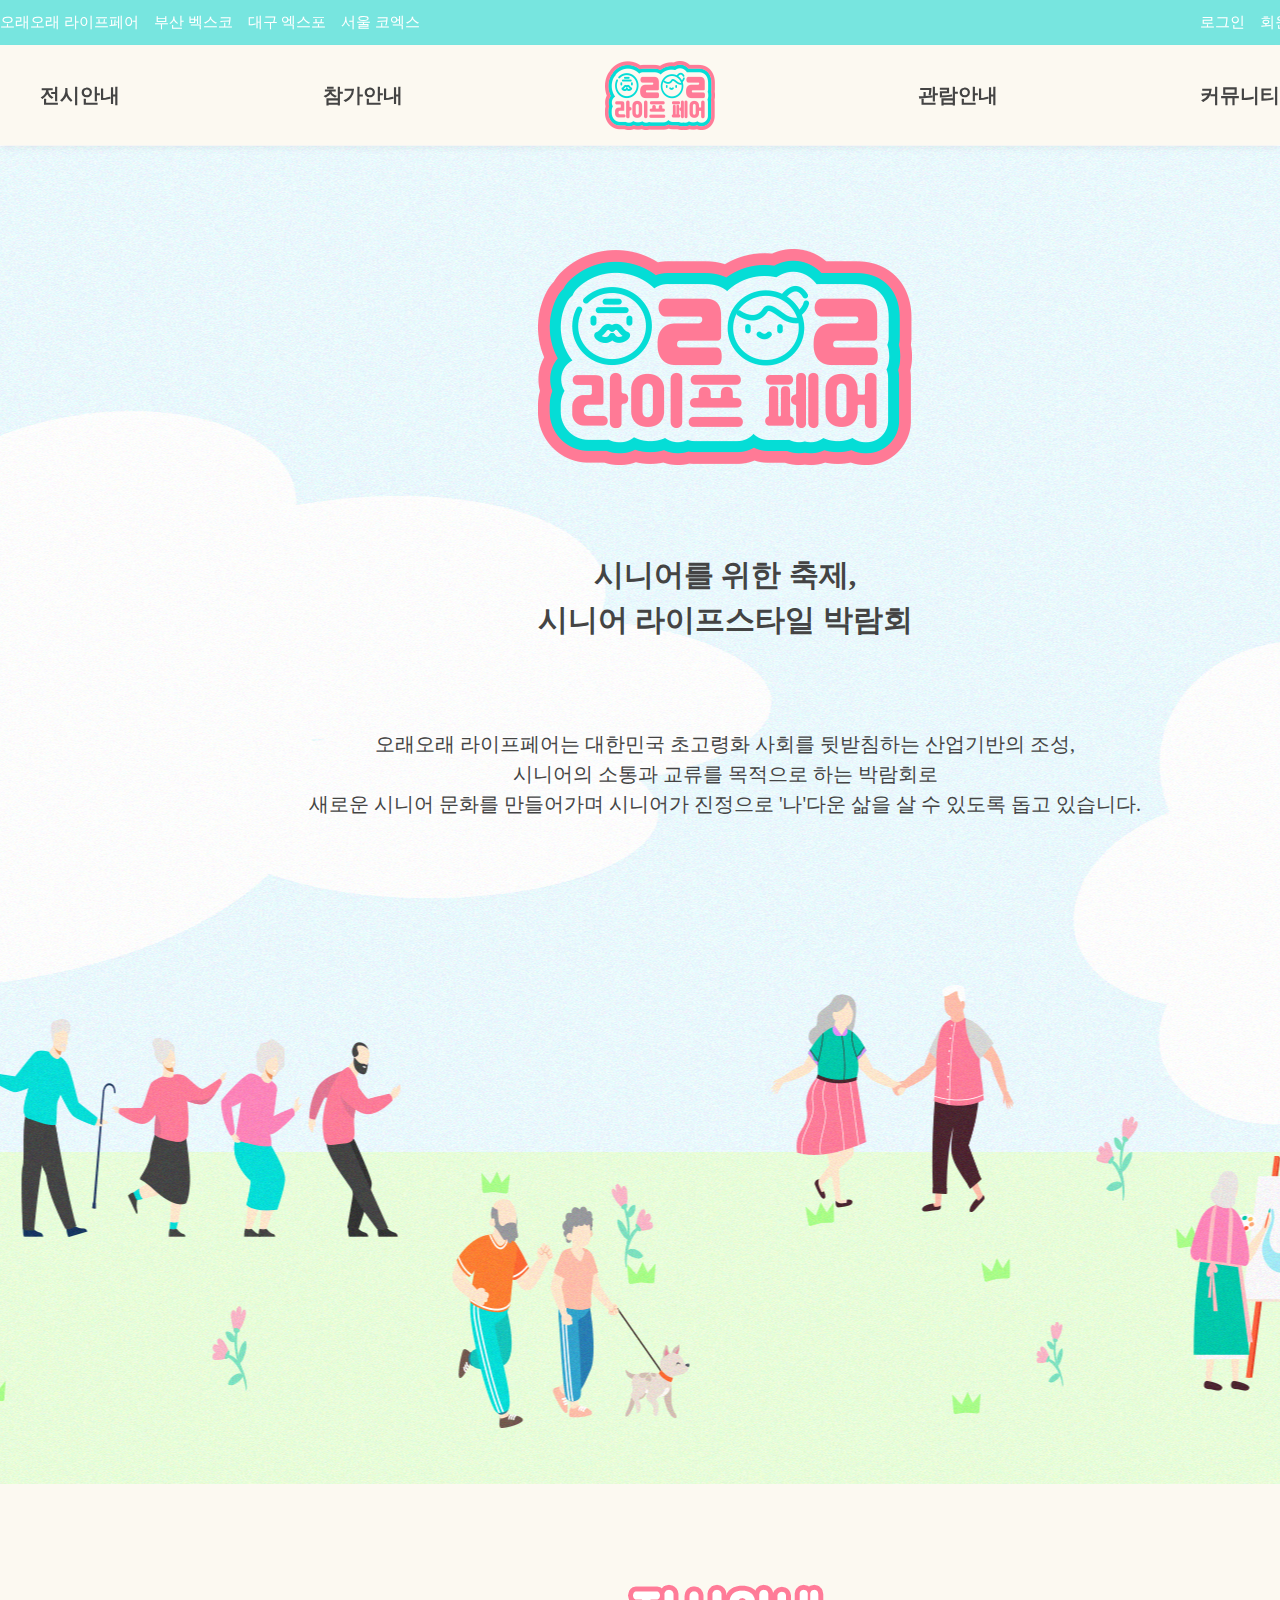
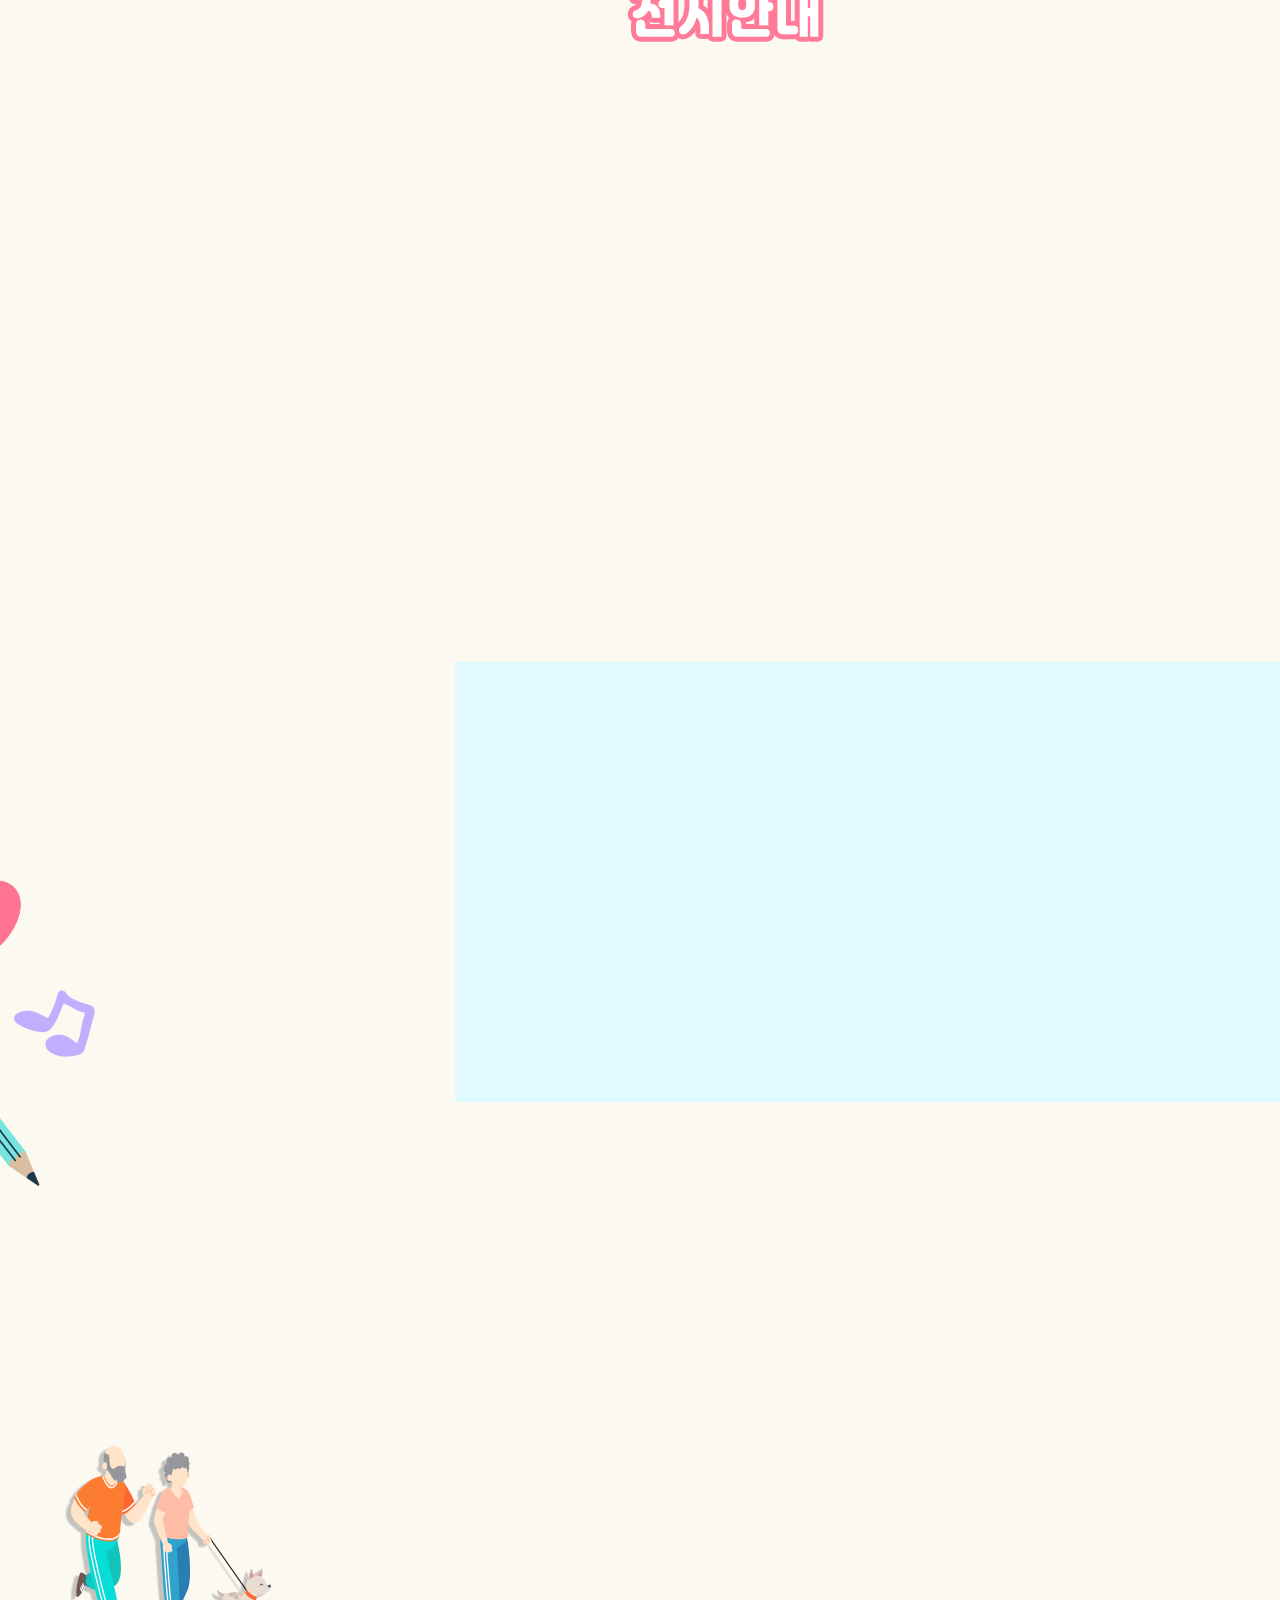
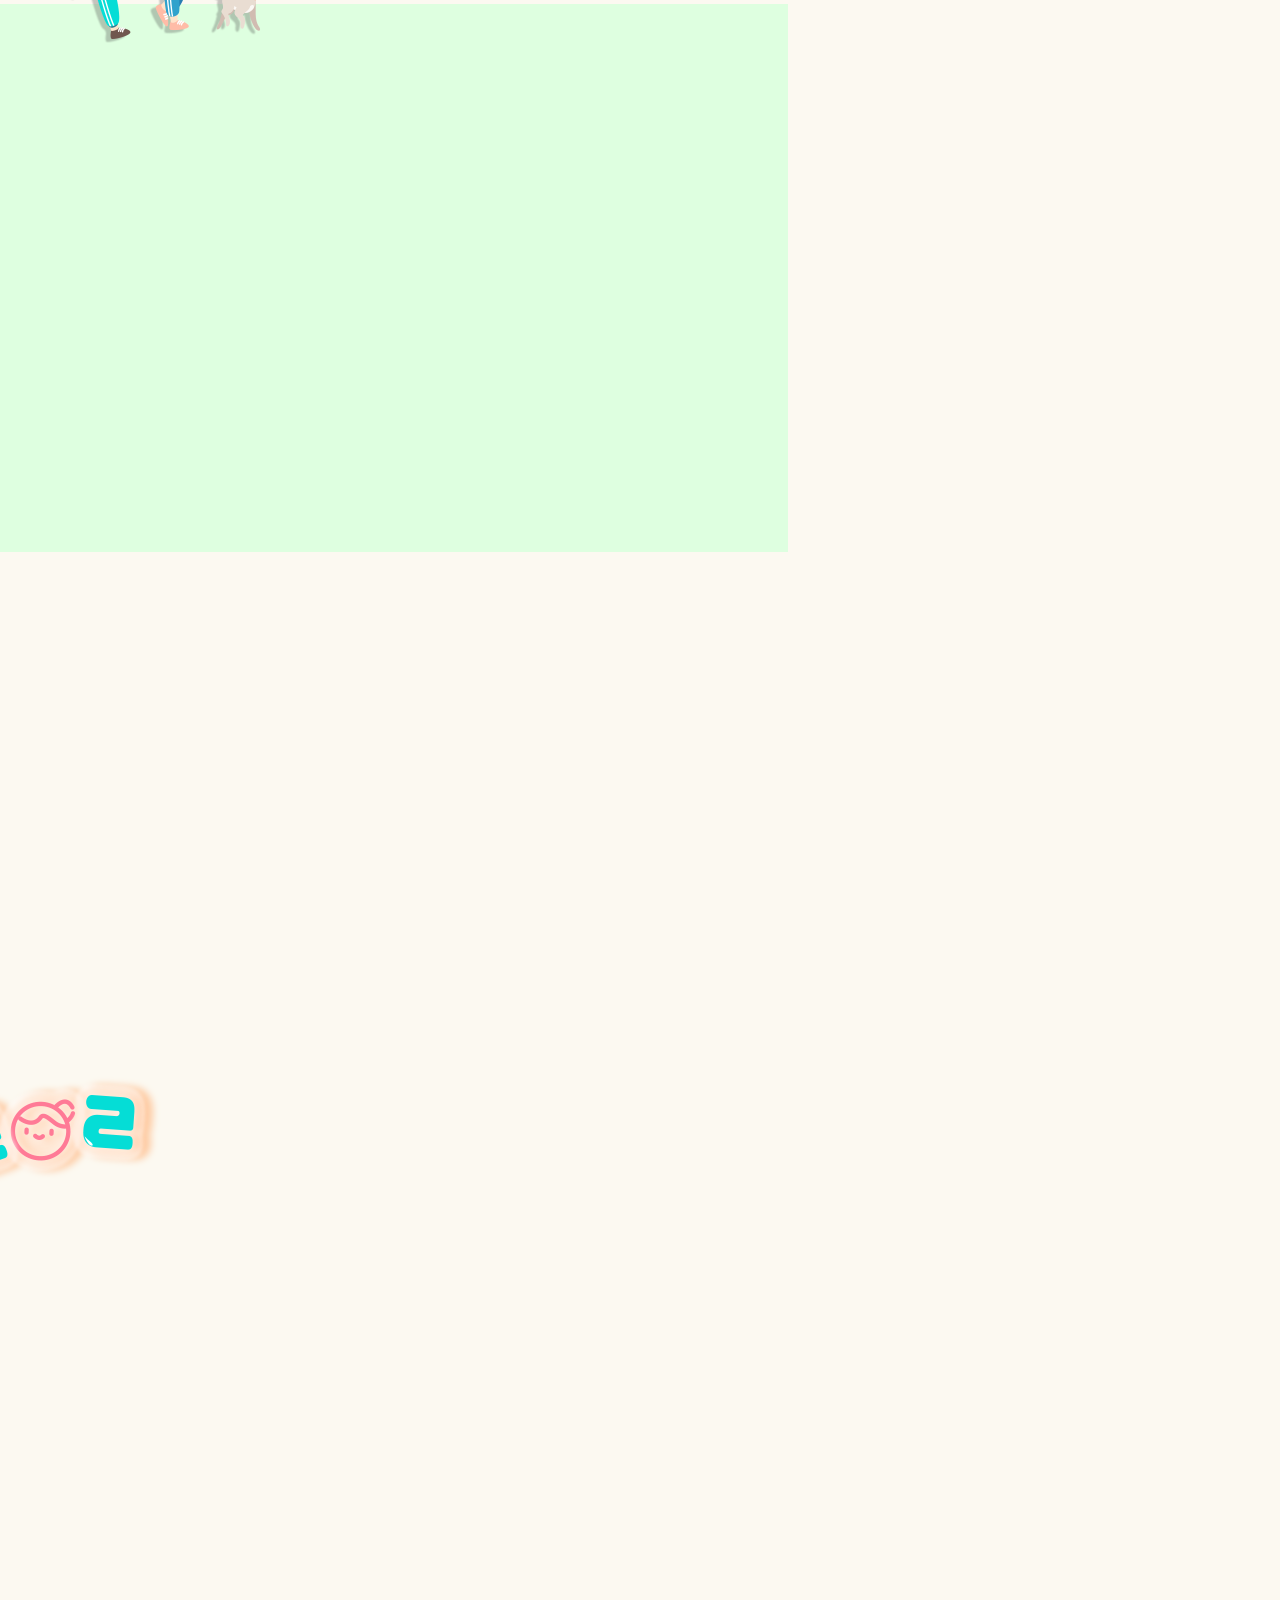
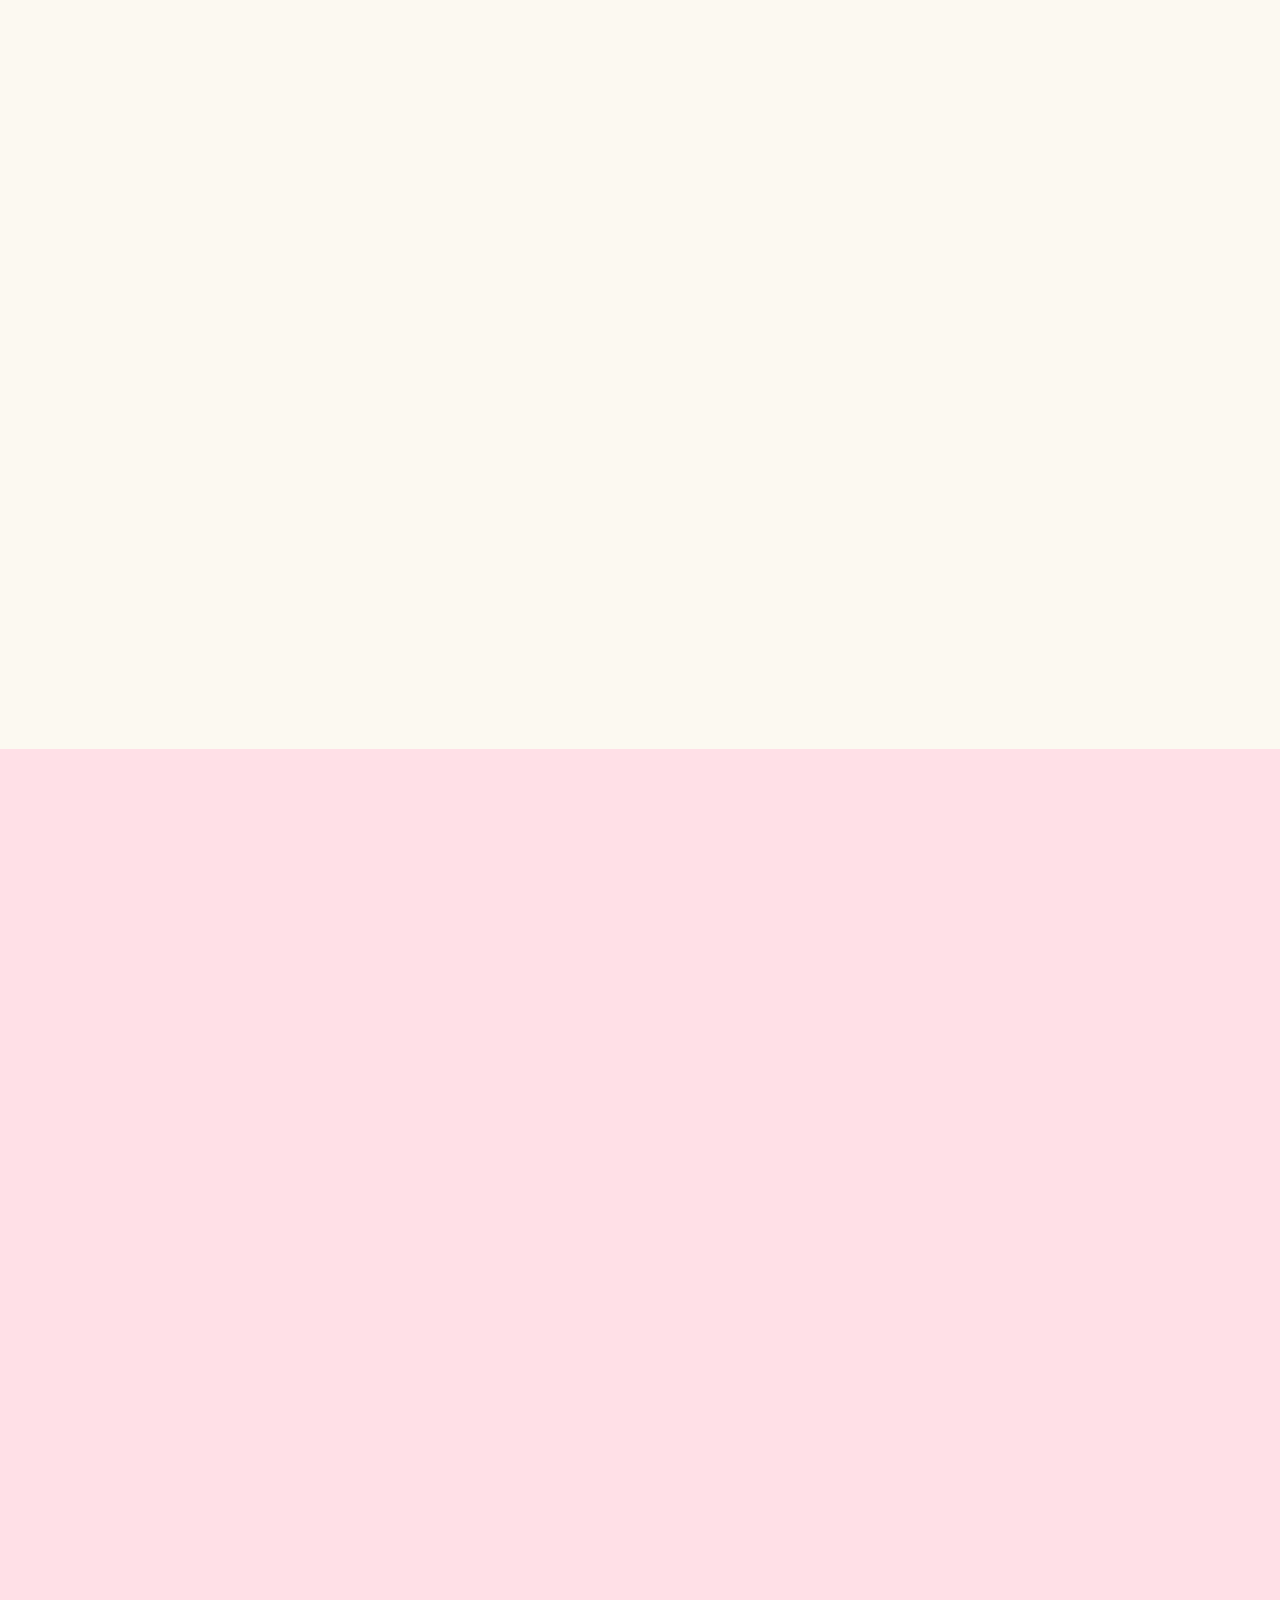
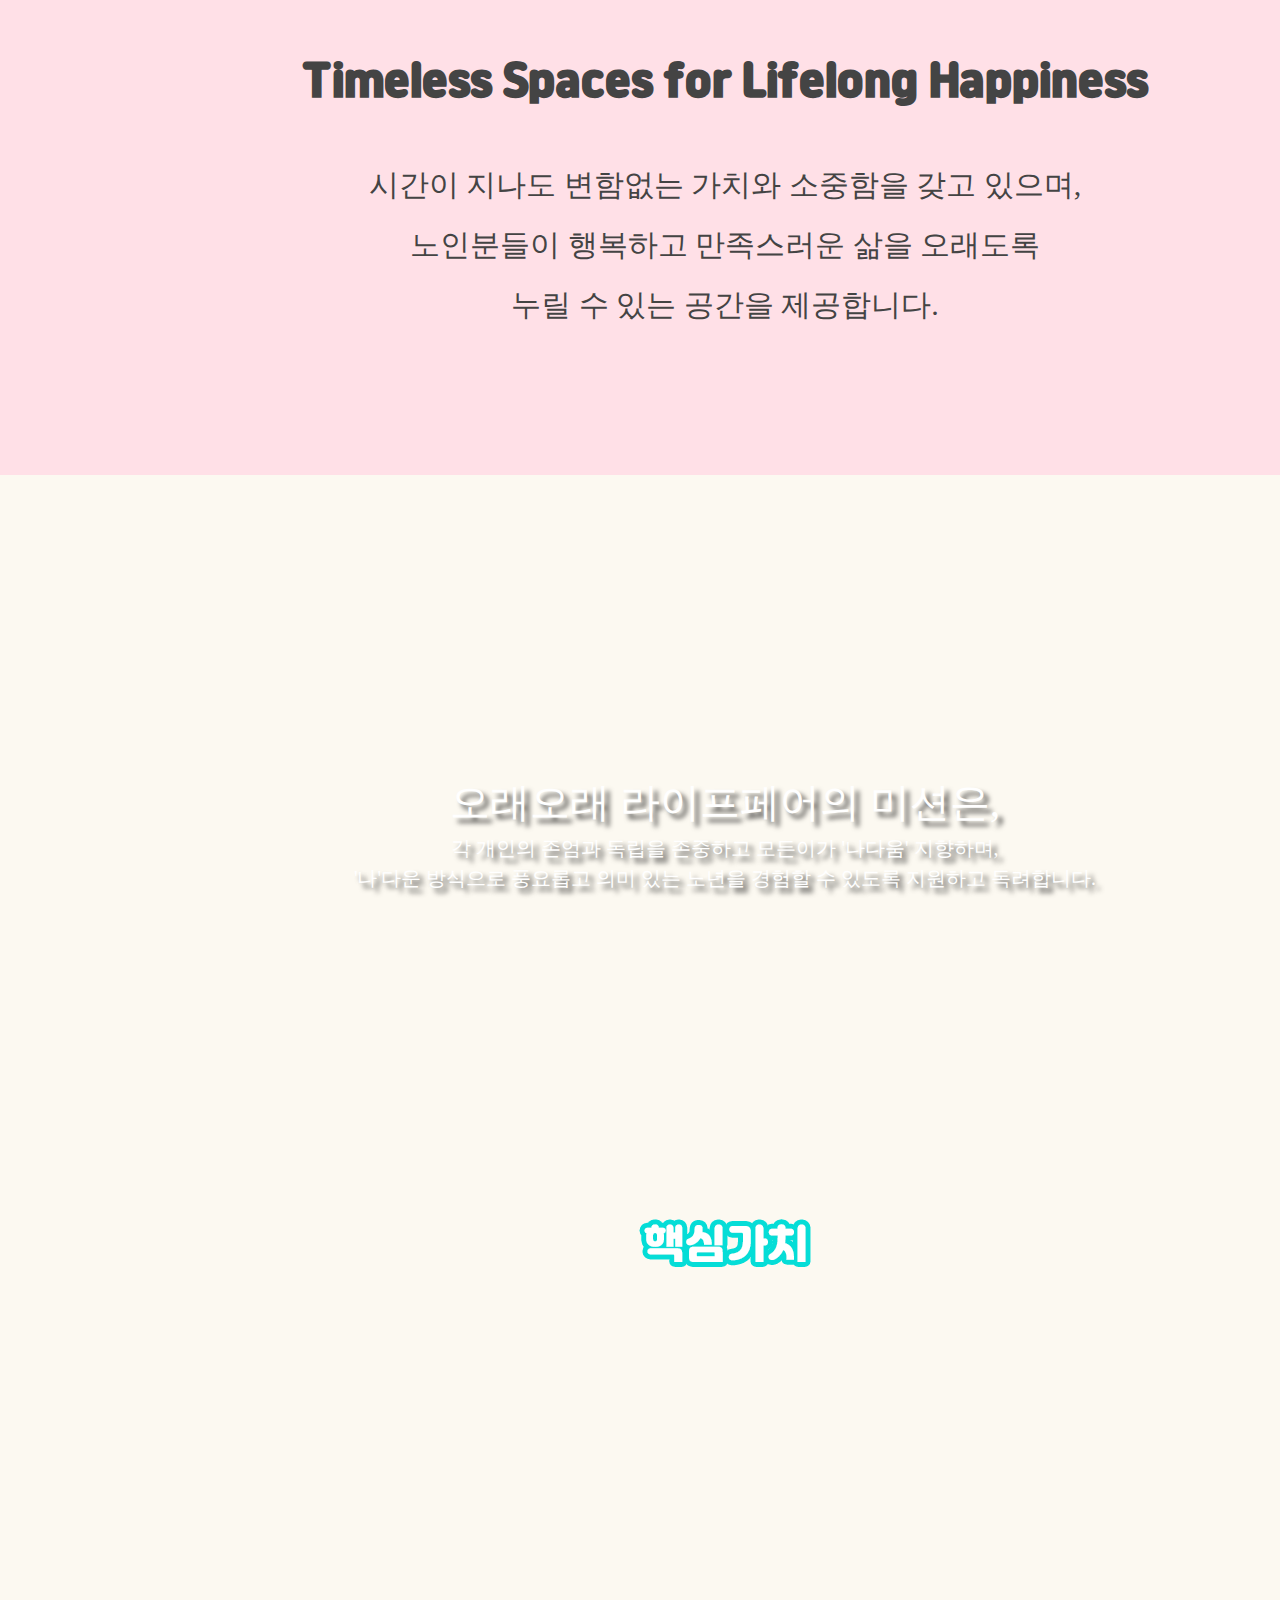
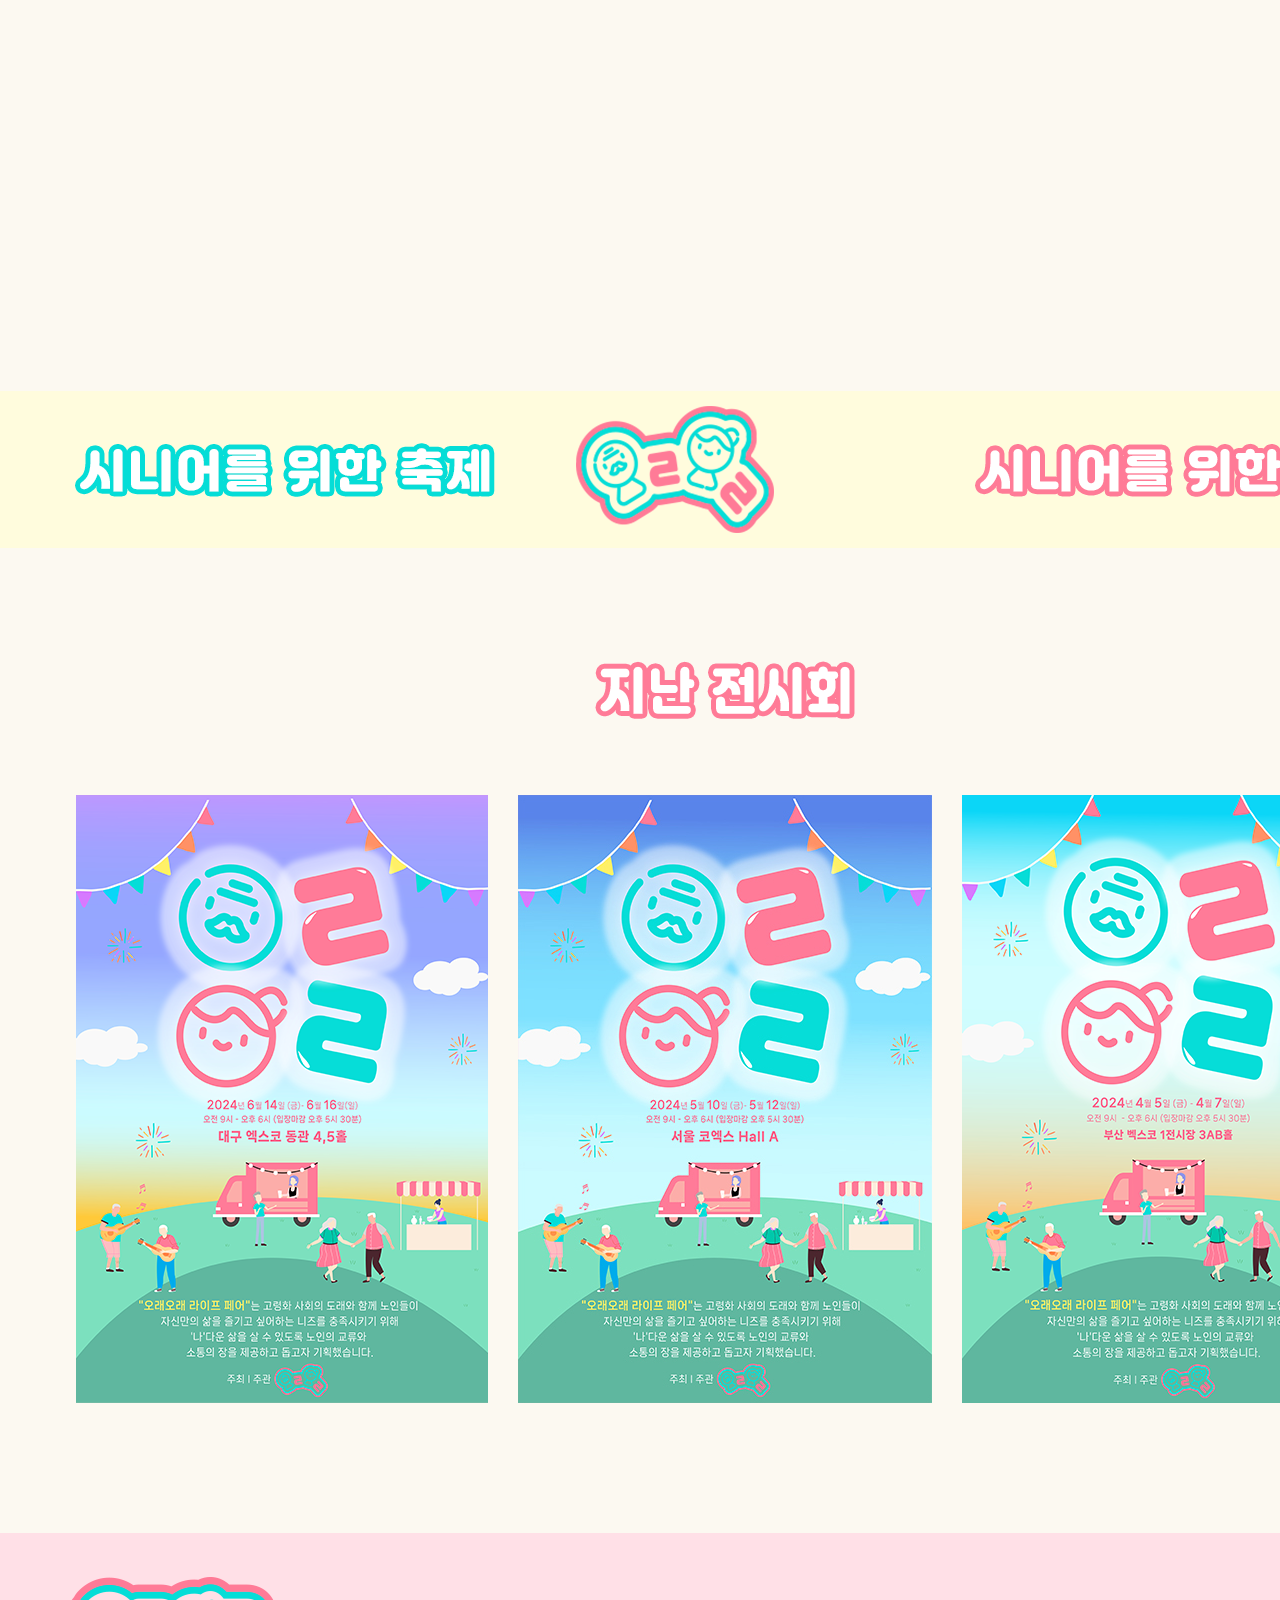
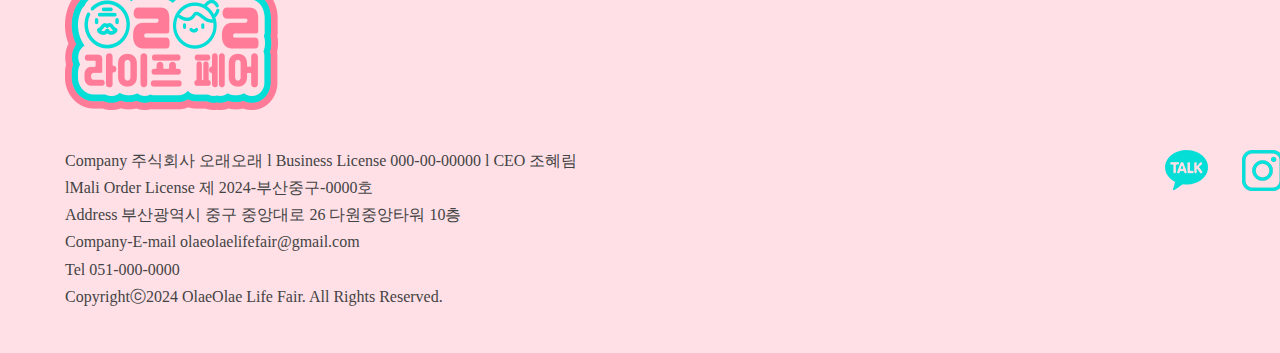
<file: sub1.html>
<!DOCTYPE html>
<html lang="ko">

<head>
    <meta charset="UTF-8">
    <meta name="viewport" content="width=1450">
    <link rel="shortcut icon" href="./images/favicon.ico" type="image/x-icon">
    <!--웹폰트연결-->
    <link rel="stylesheet" href="./fonts/stylesheet.css">
    <link href="https://hangeul.pstatic.net/hangeul_static/css/nanum-square-neo.css" rel="stylesheet">
    <!--슬라이드 배너-->
    <link href="css/flickity-docs.css" rel="stylesheet" type="text/css">
    <script src="js/flickity-docs.min.js"></script>
    <link href="css/index.css" rel="stylesheet" type="text/css">
    <!-- Link Swiper's CSS -->
    <link rel="stylesheet" href="https://cdn.jsdelivr.net/npm/swiper@11/swiper-bundle.min.css" />
    <!--aos-->
    <link href="https://unpkg.com/aos@2.3.1/dist/aos.css" rel="stylesheet">
    <script src="https://unpkg.com/aos@2.3.1/dist/aos.js"></script>
    <link rel="stylesheet" href="./css/style_sub1.css">
    <title>오래오래 라이프페어</title>
</head>

<body>
    <div id="top">
        <div class="top_inner">
            <!--가운데정렬-->
            <ul class="left_btn">
                <li><a href="#">오래오래 라이프페어</a></li>
                <li><a href="#">부산 벡스코</a></li>
                <li><a href="#">대구 엑스포</a></li>
                <li><a href="#">서울 코엑스</a></li>
            </ul>
            <ul>
                <li class="padding_right"><a href="#">로그인</a></li>
                <li><a href="#">회원가입</a></li>
            </ul>
        </div>
    </div>
    <div id="header">
        <div class="header_inner">
            <!--가운데정렬-->
            <ul class="gnb">
                <li><a href="./sub1.html">전시안내</a>
                    <ul class="sub">
                        <li><a href="./sub1.html">전시소개</a></li>
                        <li><a href="./sub1.html">지난 전시회</a></li>
                    </ul>
                </li>
                <li><a href="./sub2.html">참가안내</a>
                    <ul class="sub">
                        <li><a href="./sub2.html">참가절차 및 신청</a></li>
                        <li><a href="./sub2.html">홍보안내</a></li>
                    </ul>
                </li>
                <li><a href="./index.html"><img src="./images/main_logo.png" alt="헤더로고"></a></li>
                <li><a href="./sub3_1.html">관람안내</a>
                    <ul class="sub">
                        <li><a href="./sub3_1.html">입장절차 및 신청</a></li>
                        <li><a href="./sub3_2.html">참가업체 리스트 / 배치도</a></li>
                        <li><a href="./sub3_3.html">오시는 길</a></li>
                    </ul>
                </li>
                <li><a href="./sub4.html">커뮤니티</a>
                    <ul class="sub">
                        <li><a href="./sub4.html">공지사항</a></li>
                        <li><a href="./sub4.html">이벤트</a></li>
                    </ul>
                </li>
                <li class="sub_bg"></li>
            </ul>
        </div>
    </div>
    <div id="background">
        <!--배경-->
        <div class="background_inner">
            <!--가운데 정렬-->
            <img src="./images/sub1_background_title.png" alt="title_logo">
            <h6>시니어를 위한 축제, <br>
                시니어 라이프스타일 박람회</h6>
            <p>오래오래 라이프페어는 대한민국 초고령화 사회를 뒷받침하는 산업기반의 조성, <br>
                시니어의 소통과 교류를 목적으로 하는 박람회로 <br>
                새로운 시니어 문화를 만들어가며 시니어가 진정으로 '나'다운 삶을 살 수 있도록 돕고 있습니다. </p>
        </div>
    </div><!--background-->
    <div id="brandstory">
        <!--background-->
        <div class="brandstory_inner">
            <!--가운데정렬-->
            <p><img src="./images/sub1_guide_title.png" alt="전시안내 타이틀"></p>
            <div class="brandstory_flex">
                <div class="brandstory_img" data-aos="fade-up" data-aos-duration="1000">
                    <img src="./images/sub1_brandstory_img1.png" alt="브랜드스토리 이미지">
                </div>
                <div class="brandstory_text">
                    <h1 data-aos="fade-up" data-aos-duration="1000"><img src="./images/sub1_brandstory_title.png"
                            alt="브랜드스토리 title"></h1>
                    <p data-aos="fade-up" data-aos-duration="1000" data-aos-delay="100">
                        2025년이 되면 전체 인구의 20% 이상이<br>
                        65세 이상인 <span>초고령사회</span>로 바뀔 전망입니다. <br>
                        이에 따라 노인들은 노인을 위한 나라가 아닌, <br>
                        <span>스스로가 나다운 삶</span>을 살기 위해 노력합니다. <br><br>
                    </p>
                    <p data-aos="fade-up" data-aos-duration="1000" data-aos-delay="150">
                        우리는 이에 대응하여 단순히 노인을 위한 공간을 <br>
                        제공하는 것이 아니라 그들이 진정으로 행복하고 <br>
                        만족스러운 <span>'나'다운 삶</span>을 살 수 있도록 돕고자 합니다.
                    </p>
                </div>
            </div><!--brandstory_flex-->
            <div class="blue_box">
                <h2 data-aos="fade-up" data-aos-duration="1000"><img src="./images/sub1_brandstory_slogan.png"
                        alt="슬로건"></h2>
                <p data-aos="fade-up" data-aos-duration="1000">세상 모든 시니어들의 ‘나’다운 방식으로 '나'다운 삶을 살 수 있도록 <br>
                    오래오래 라이프페어는 언제나 고민하고 노력합니다. </p>
                <div class="heart">
                    <img src="./images/sub1_brandstory_heart.png" alt="하트">
                </div>
                <div class="music">
                    <img src="./images/sub1_brandstory_music.png" alt="음표">
                </div>
                <div class="pencil">
                    <img src="./images/sub1_brandstory_pencil.png" alt="연필">
                </div>
            </div>
            <div class="slogan_img" data-aos="fade-up" data-aos-duration="1000" data-aos-delay="200">
                <img src="./images/sub1_brandstory_img2.png" alt="슬로건이미지">
            </div>
            <div class="olaeolae">
                <div class="olae_text" data-aos="fade-up" data-aos-duration="1000">
                    <h3><img src="./images/sub1_brandstory_oleolelife_subtitle.png" alt="오래오래라이프페어 타이틀"></h3>
                    <p>오래오래 라이프페어는 2021년에 시니어를 대상으로 한 캠페인을 시작으로, <br>
                        부산 중구의 커뮤니티 공간에서 10여 개의 시니어 관련 업체 및 <br>
                        지방자치단체와의 협력을 통해 발전해 왔습니다. <br>
                        현재는 매 회 100여 개의 시니어 관련 업체, 산업협력체, <br>
                        지방자치단체 등이 참여하는 박람회이자 소통의 장으로 자리 잡았으며, <br>
                        연간 약 5만 명의 관람객이 방문하고 있습니다.</p>
                </div>
                <div class="olae_img" data-aos="fade-up" data-aos-duration="1000">
                    <img src="./images/sub1_brandstory_oleolelife_img.png" alt="오래오래라이프페어 이미지">
                </div>
                <div class="walk">
                    <img src="./images/sub1_brandstory_oleolelife_walk.png" alt="산책">
                </div>
                <div class="clover">
                    <img src="./images/sub1_brandidentiy_clover.png" alt="클로버">
                </div>
            </div>
            <div class="brandidentity">
                <h4 data-aos="fade-up" data-aos-duration="1000"><img src="./images/sub1_brandidentiy_logo.png"
                        alt="브랜드아이덴티티 로고"></h4>
                <div class="brandidentity_flex" data-aos="fade-up" data-aos-duration="1000" data-aos-delay="300">
                    <img src="./images/sub1_brandidentiy_symbol.png" alt="심볼">
                    <img src="./images/sub1_brandidentiy_color.png" alt="컬러">
                </div>
                <div class="rainbow">
                    <img src="./images/sub1_brandidentiy_p_rainbow.png" alt="무지개">
                </div>
                <div class="color" data-aos="fade-up" data-aos-duration="1000">
                    <img src="./images/sub1_brandidentiy_color_position.png" alt="페인팅">
                </div>
                <div class="olae_title">
                    <img src="./images/sub1_brandidentiy_p_logo.png" alt="오래오래 포지션">
                </div>
            </div>
        </div><!--brandstory_inner-->
    </div><!--brandstory-->
    <div class="video_banner">
        <div class="video_banner_inner">
            <iframe width="1320" height="742.5" src="https://www.youtube.com/embed/SSzw1i0Y28U?si=Yer5wzs39IQdB4Tb"
                title="YouTube video player" frameborder="0"
                allow="accelerometer; autoplay; clipboard-write; encrypted-media; gyroscope; picture-in-picture; web-share"
                referrerpolicy="strict-origin-when-cross-origin" allowfullscreen></iframe>
            <h1>Timeless Spaces for Lifelong Happiness</h1>
            <p>시간이 지나도 변함없는 가치와 소중함을 갖고 있으며, <br>
                노인분들이 행복하고 만족스러운 삶을 오래도록 <br>
                누릴 수 있는 공간을 제공합니다.</p>
        </div>
    </div><!--video_banner-->
    <div id="misson">
        <div class="misson_inner">
            <p>
                <span>오래오래 라이프페어의 미션은,</span> <br>
                각 개인의 존엄과 독립을 존중하고 모든이가 '나다움' 지향하며, <br>
                '나'다운 방식으로 풍요롭고 의미 있는 노년을 경험할 수 있도록 지원하고 독려합니다. <br>
            </p>
        </div>
    </div>
    <div id="core_value">
        <div class="core_value_inner">
            <h1><img src="./images/sub1_corevalue_title.png" alt="핵심가치 title"></h1>
            <div class="core_flex">
                <img src="./images/sub1_corevalue_img1.png" alt="핵심가치1" data-aos="fade-up" data-aos-duration="1000">
                <img src="./images/sub1_corevalue_img2.png" alt="핵심가치2" data-aos="fade-up" data-aos-duration="1000"
                    data-aos-delay="250">
                <img src="./images/sub1_corevalue_img3.png" alt="핵심가치3" data-aos="fade-up" data-aos-duration="1000"
                    data-aos-delay="450">
            </div>
        </div>
    </div><!--core_value-->
    <div id="slide">
        <div class="slide_inner">
            <ul>
                <li><a href="#"><img src="./images/sub1_rollingbanner_title_mint.png" alt="슬라이드 이미지"></a>
                </li>
                <li><a href="#"><img src="./images/sub1_rollingbanner_symbol.png" alt="슬라이드 이미지"></a></li>
                <li><a href="#"><img src="./images/sub1_rollingbanner_title_pink.png" alt="슬라이드 이미지"></a>
                </li>
                <li><a href="#"><img src="./images/sub1_rollingbanner_symbol.png" alt="슬라이드 이미지"></a></li>

            </ul>
            <ul>
                <li><a href="#"><img src="./images/sub1_rollingbanner_title_mint.png" alt="슬라이드 이미지"></a>
                </li>
                <li><a href="#"><img src="./images/sub1_rollingbanner_symbol.png" alt="슬라이드 이미지"></a></li>
                <li><a href="#"><img src="./images/sub1_rollingbanner_title_pink.png" alt="슬라이드 이미지"></a>
                </li>
                <li><a href="#"><img src="./images/sub1_rollingbanner_symbol.png" alt="슬라이드 이미지"></a></li>
            </ul>
        </div>
    </div>
    <div id="last_exhibition">
        <div class="last_exhibition_inner">
            <h1><img src="./images/sub1_last exhibition_title.png" alt=""></h1>
            <!-- Swiper -->
            <div class="swiper exhibition">
                <div class="swiper-wrapper">
                    <div class="swiper-slide"><a href="#"><img src="./images/sub1_last exhibition_dague.png"
                                alt="대구"></a>
                    </div>
                    <div class="swiper-slide"><a href="#"><img src="./images/sub1_last exhibition_seoul.jpg"
                                alt="서울"></a>
                    </div>
                    <div class="swiper-slide"><a href="#"><img src="./images/sub1_last exhibition_busan.jpg"
                                alt="부산"></a>
                    </div>
                    <div class="swiper-slide"><a href="#"><img src="./images/sub1_last exhibition_busan2.jpg"
                                alt="부산2"></a>
                    </div>
                    <div class="swiper-slide"><a href="#"><img src="./images/sub1_last exhibition_busan3.jpg"
                                alt="부산3"></a>
                    </div>
                    <div class="swiper-slide"><a href="#"><img src="./images/sub1_last exhibition_busan4.jpg"
                                alt="부산4"></a>
                    </div>
                    <div class="swiper-slide"><a href="#"><img src="./images/sub1_last exhibition_busan5.jpg"
                                alt="부산5"></a>
                    </div>

                </div><!--swiper-wrapeer-->
                <div class="swiper-pagination"></div>
            </div><!--swiper-->
        </div><!--last_exhibition_inner-->
    </div><!--last_exhibition-->

    <div id="footer">
        <div class="footer_inner">
            <div class="footer_left">
                <img src="./images/footer_logo.png" alt="로고">
                <p>Company 주식회사 오래오래 l Business License 000-00-00000 l CEO 조혜림 <br>
                    lMali Order License 제 2024-부산중구-0000호 <br>
                    Address 부산광역시 중구 중앙대로 26 다원중앙타워 10층 <br>
                    Company-E-mail olaeolaelifefair@gmail.com <br>
                    Tel 051-000-0000 <br>
                    Copyrightⓒ2024 OlaeOlae Life Fair. All Rights Reserved.
                </p>
            </div><!--footer_left-->
            <div class="footer_right">
                <a href="https://pf.kakao.com/_TsIAE" target="_blank"><img src="./images/footer_kakaotalkpng.png"
                        alt="카카오톡"></a>
                <a href="https://www.instagram.com/" target="_blank"><img src="./images/footer_instagram.png"
                        alt="인스타그램"></a>
                <a href="https://www.facebook.com/" target="_blank"><img src="./images/footer_facebook.png"
                        alt="페이스북"></a>
            </div>
        </div><!--footer_inner-->
    </div><!--footer-->

    </script>
    <!--라이브러리-->
    <script src="./js/jquery-3.6.4.min.js"></script>
    <script src="./js/sub_menu.js"></script>
    <!--Swiper JS-->
    <script src="https://cdn.jsdelivr.net/npm/swiper@11/swiper-bundle.min.js"></script>

    <script>
        var swiper = new Swiper(".exhibition", {
            slidesPerView: 3,
            spaceBetween: 8,
            pagination: {
                el: ".swiper-pagination",
                clickable: true,
            },
        });
    </script>
    <!--aos script-->
    <script>
        AOS.init();
    </script>
</body>

</html>
</file>
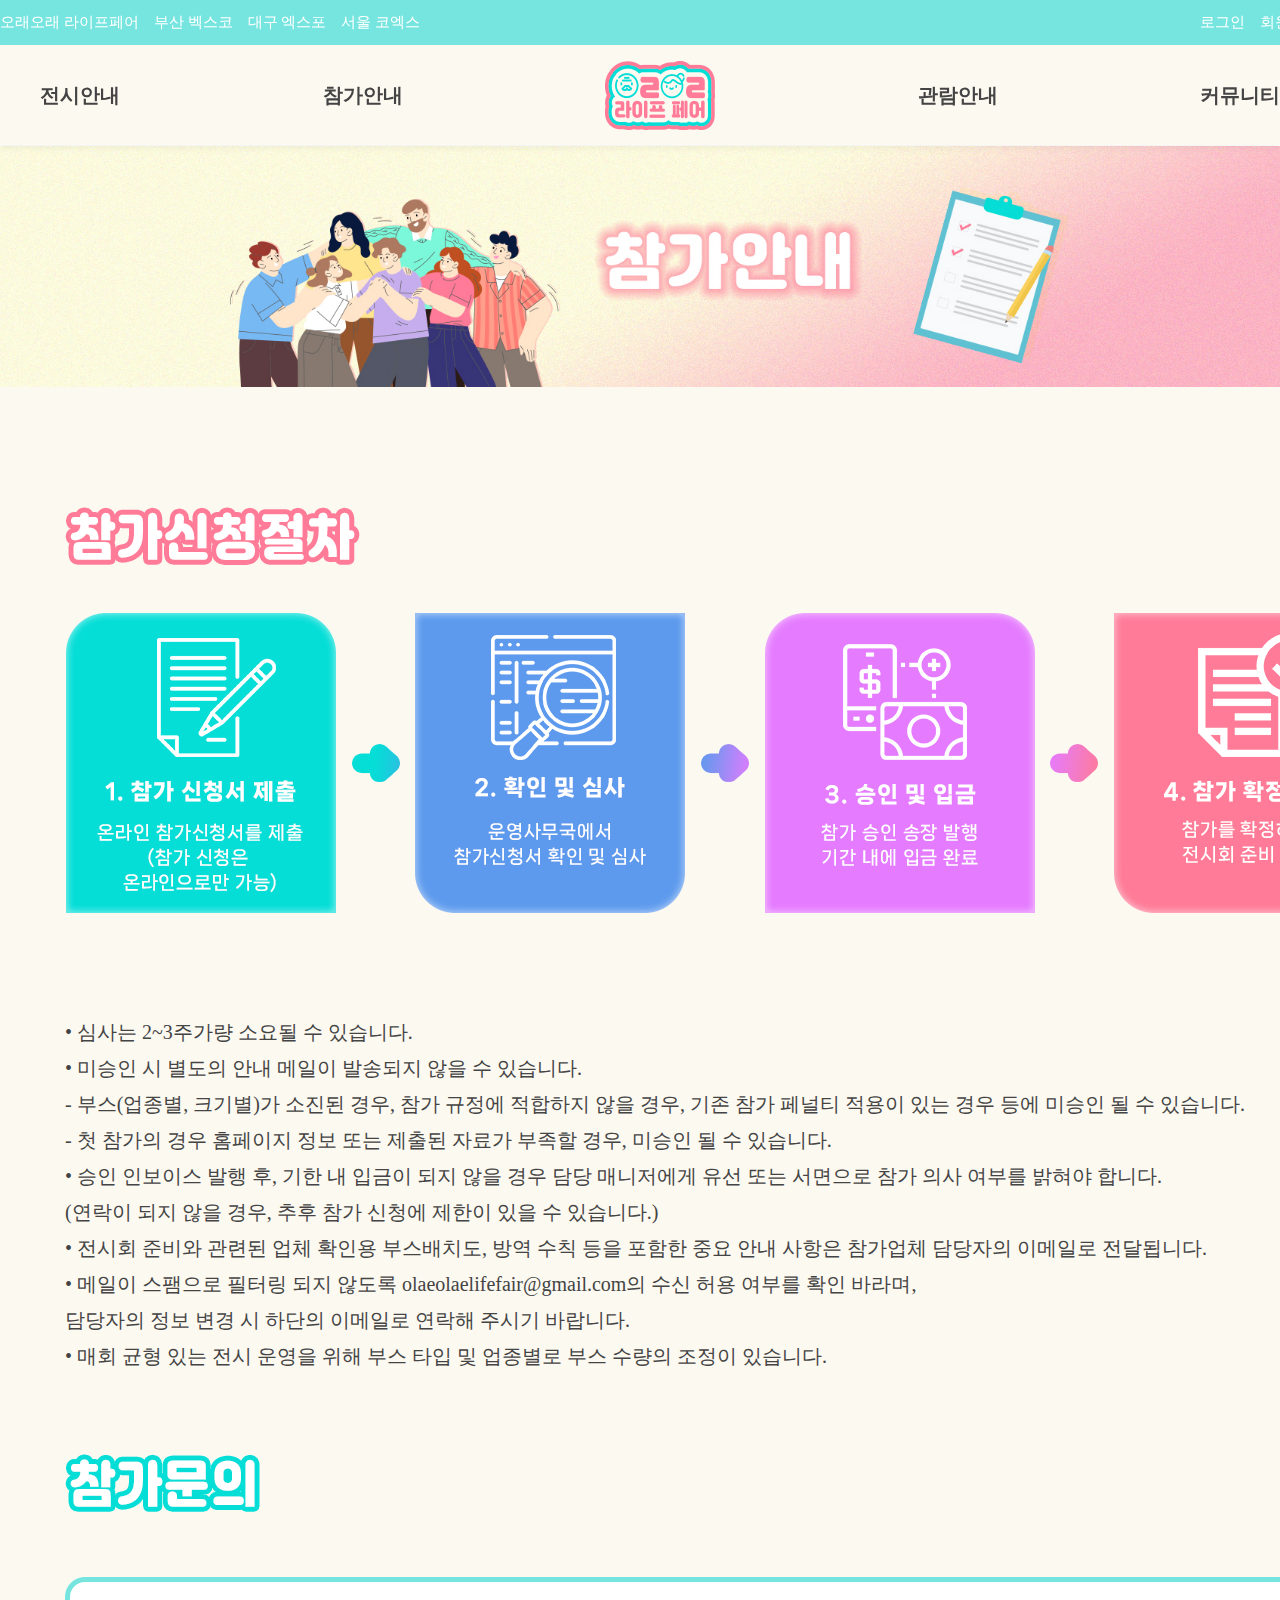
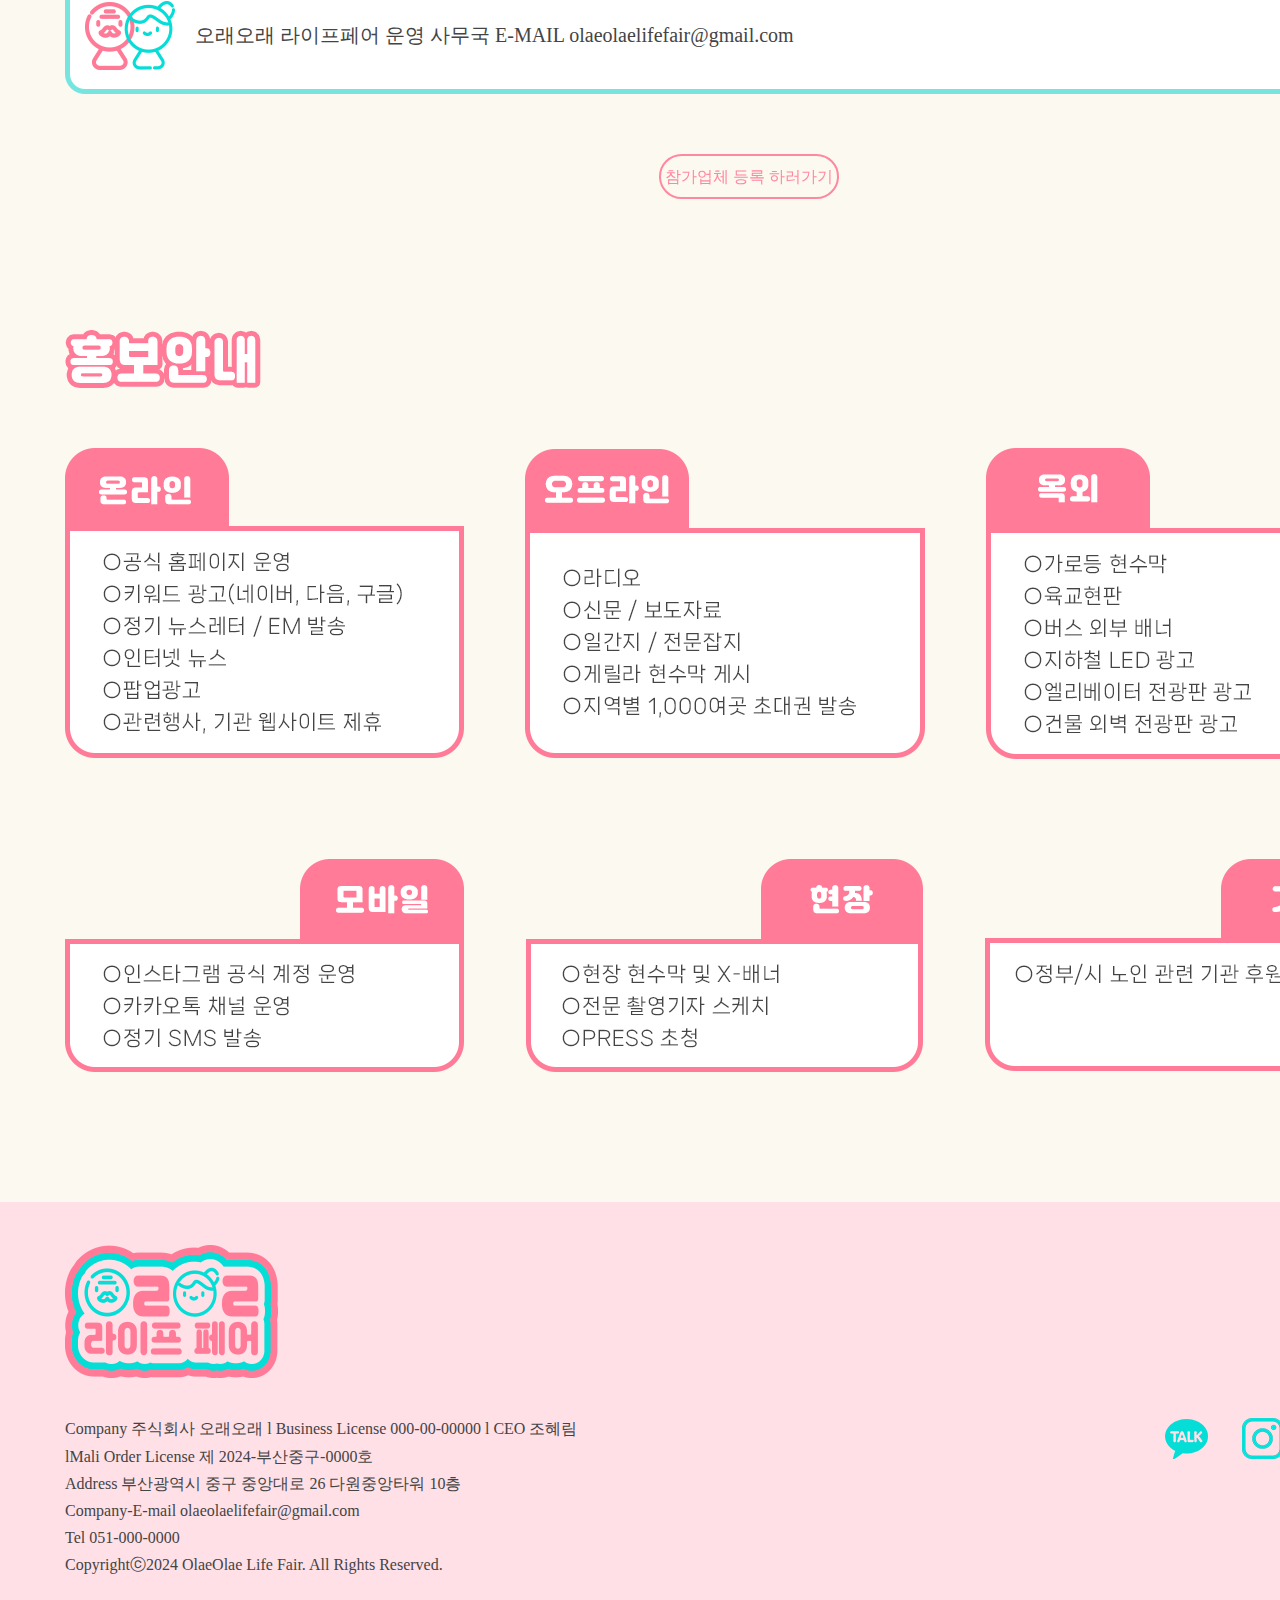
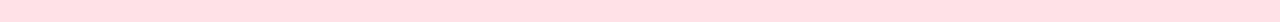
<file: sub2.html>
<!DOCTYPE html>
<html lang="ko">

<head>
    <meta charset="UTF-8">
    <meta name="viewport" content="width=1450">
    <link rel="shortcut icon" href="./images/favicon.ico" type="image/x-icon">
    <!--웹폰트연결-->
    <link rel="stylesheet" href="./fonts/stylesheet.css">
    <link href="https://hangeul.pstatic.net/hangeul_static/css/nanum-square-neo.css" rel="stylesheet">
    <!--슬라이드 배너-->
    <link href="css/flickity-docs.css" rel="stylesheet" type="text/css">
    <script src="js/flickity-docs.min.js"></script>
    <link href="css/index.css" rel="stylesheet" type="text/css">
    <title>오래오래 라이프페어</title>
    <link rel="stylesheet" href="./css/style_sub2.css">
</head>

<body>
    <div id="top">
        <div class="top_inner">
            <!--가운데정렬-->
            <ul class="left_btn">
                <li><a href="#">오래오래 라이프페어</a></li>
                <li><a href="#">부산 벡스코</a></li>
                <li><a href="#">대구 엑스포</a></li>
                <li><a href="#">서울 코엑스</a></li>
            </ul>
            <ul>
                <li class="padding_right"><a href="#">로그인</a></li>
                <li><a href="#">회원가입</a></li>
            </ul>
        </div><!--top-->
    </div>
    <div id="header">
        <div class="header_inner">
            <!--가운데정렬-->
            <ul class="gnb">
                <li><a href="./sub1.html">전시안내</a>
                    <ul class="sub">
                        <li><a href="./sub1.html">전시소개</a></li>
                        <li><a href="./sub1.html">지난 전시회</a></li>
                    </ul>
                </li>
                <li><a href="./sub2.html">참가안내</a>
                    <ul class="sub">
                        <li><a href="./sub2.html">참가절차 및 신청</a></li>
                        <li><a href="./sub2.html">홍보안내</a></li>
                    </ul>
                </li>
                <li><a href="./index.html"><img src="./images/main_logo.png" alt="헤더로고"></a></li>
                <li><a href="./sub3_1.html">관람안내</a>
                    <ul class="sub">
                        <li><a href="./sub3_1.html">입장절차 및 신청</a></li>
                        <li><a href="./sub3_2.html">참가업체 리스트 / 배치도</a></li>
                        <li><a href="./sub3_3.html">오시는 길 </a></li>
                    </ul>
                </li>
                <li><a href="./sub4.html">커뮤니티</a>
                    <ul class="sub">
                        <li><a href="./sub4.html">공지사항</a></li>
                        <li><a href="./sub4.html">이벤트</a></li>
                    </ul>
                </li>
                <li class="sub_bg"></li>
            </ul>
        </div>
    </div><!--header-->
    <div id="banner">
        <img src="./images/sub2_banner.jpg" alt="배너2">
    </div>
    <div id="participation">
        <div class="participation_inner">
            <h1>
                <img src="./images/participation_title.png" alt="참가신청절차">
            </h1>
            <div class="img_box">
                <img src="./images/participation_1.png" alt="참가신청1">
                <img src="./images/participation_arrow_1.png" alt="화살표1" class="arrow">
                <img src="./images/participation_2.png" alt="참가신청2">
                <img src="./images/participation_arrow_2.png" alt="화살표2" class="arrow">
                <img src="./images/participation_3.png" alt="참가신청1">
                <img src="./images/participation_arrow_3.png" alt="화살표3" class="arrow">
                <img src="./images/participation_4.png" alt="참가신청4">
            </div>
            <p class="text">
                • 심사는 2~3주가량 소요될 수 있습니다. <br>
                • 미승인 시 별도의 안내 메일이 발송되지 않을 수 있습니다. <br>
                <span> - 부스(업종별, 크기별)가 소진된 경우, 참가 규정에 적합하지 않을 경우, 기존 참가 페널티 적용이 있는 경우 등에 미승인 될 수 있습니다. <br> - 첫 참가의 경우
                    홈페이지 정보 또는 제출된 자료가 부족할 경우, 미승인 될 수 있습니다. <br></span>
                • 승인 인보이스 발행 후, 기한 내 입금이 되지 않을 경우 담당 매니저에게 유선 또는 서면으로 참가 의사 여부를 밝혀야 합니다. <br>
                <span> (연락이 되지 않을 경우, 추후 참가 신청에 제한이 있을 수 있습니다.)</span> <br>
                • 전시회 준비와 관련된 업체 확인용 부스배치도, 방역 수칙 등을 포함한 중요 안내 사항은 참가업체 담당자의 이메일로 전달됩니다. <br>
                • 메일이 스팸으로 필터링 되지 않도록 olaeolaelifefair@gmail.com의 수신 허용 여부를 확인 바라며,<br>
                담당자의 정보 변경 시 하단의 이메일로 연락해 주시기 바랍니다. <br>
                • 매회 균형 있는 전시 운영을 위해 부스 타입 및 업종별로 부스 수량의 조정이 있습니다. <br>
            </p>
            <h2><img src="./images/participation ask_title.png" alt="참가문의"></h2>
            <div class="ask_box">
                <img src="./images/participation ask_icon.png" alt="icon">
                <p>오래오래 라이프페어 운영 사무국 E-MAIL olaeolaelifefair@gmail.com</p>
            </div>
            <a href="#" type="button" class="eng btn-bubble part_btn">
                참가업체 등록 하러가기
                <span class="btn-bubble-inner">
                    <span class="btn-bubble-itembox">
                        <span class="btn-bubble-item"></span>
                        <span class="btn-bubble-item"></span>
                        <span class="btn-bubble-item"></span>
                        <span class="btn-bubble-item"></span>
                    </span>
                </span>
            </a>
        </div><!--participation_inner-->
    </div><!--participation-->
    <div id="promotion">
        <div class="promotion_inner">
            <h1><img src="./images/promotion_title.png" alt=""></h1>
            <div class="flex_box1">
                <img src="./images/promotion_online.png" alt="온라인">
                <img src="./images/promotion_offline.png" alt="오프라인">
                <img src="./images/promotion_OOHAD.png" alt="옥외">
            </div>
            <div class="flex_box2">
                <img src="./images/promotion_mobile.png" alt="모바일">
                <img src="./images/promotion_site.png" alt="현장">
                <img src="./images/promotion_etc.png" alt="기타">
            </div>
        </div><!--promotion-->
    </div><!--promotion-->
    <div id="footer">
        <div class="footer_inner">
            <div class="footer_left">
                <img src="./images/footer_logo.png" alt="로고">
                <p>Company 주식회사 오래오래 l Business License 000-00-00000 l CEO 조혜림 <br>
                    lMali Order License 제 2024-부산중구-0000호 <br>
                    Address 부산광역시 중구 중앙대로 26 다원중앙타워 10층 <br>
                    Company-E-mail olaeolaelifefair@gmail.com <br>
                    Tel 051-000-0000 <br>
                    Copyrightⓒ2024 OlaeOlae Life Fair. All Rights Reserved.
                </p>
            </div><!--footer_left-->
            <div class="footer_right">
                <a href="https://pf.kakao.com/_TsIAE" target="_blank"><img src="./images/footer_kakaotalkpng.png"
                        alt="카카오톡"></a>
                <a href="https://www.instagram.com/" target="_blank"><img src="./images/footer_instagram.png"
                        alt="인스타그램"></a>
                <a href="https://www.facebook.com/" target="_blank"><img src="./images/footer_facebook.png"
                        alt="페이스북"></a>
            </div>
        </div><!--footer_inner-->
    </div><!--footer-->
    <!--라이브러리-->
    <script src="./js/jquery-3.6.4.min.js"></script>
    <script src="./js/sub_menu.js"></script>
</body>

</html>
</file>
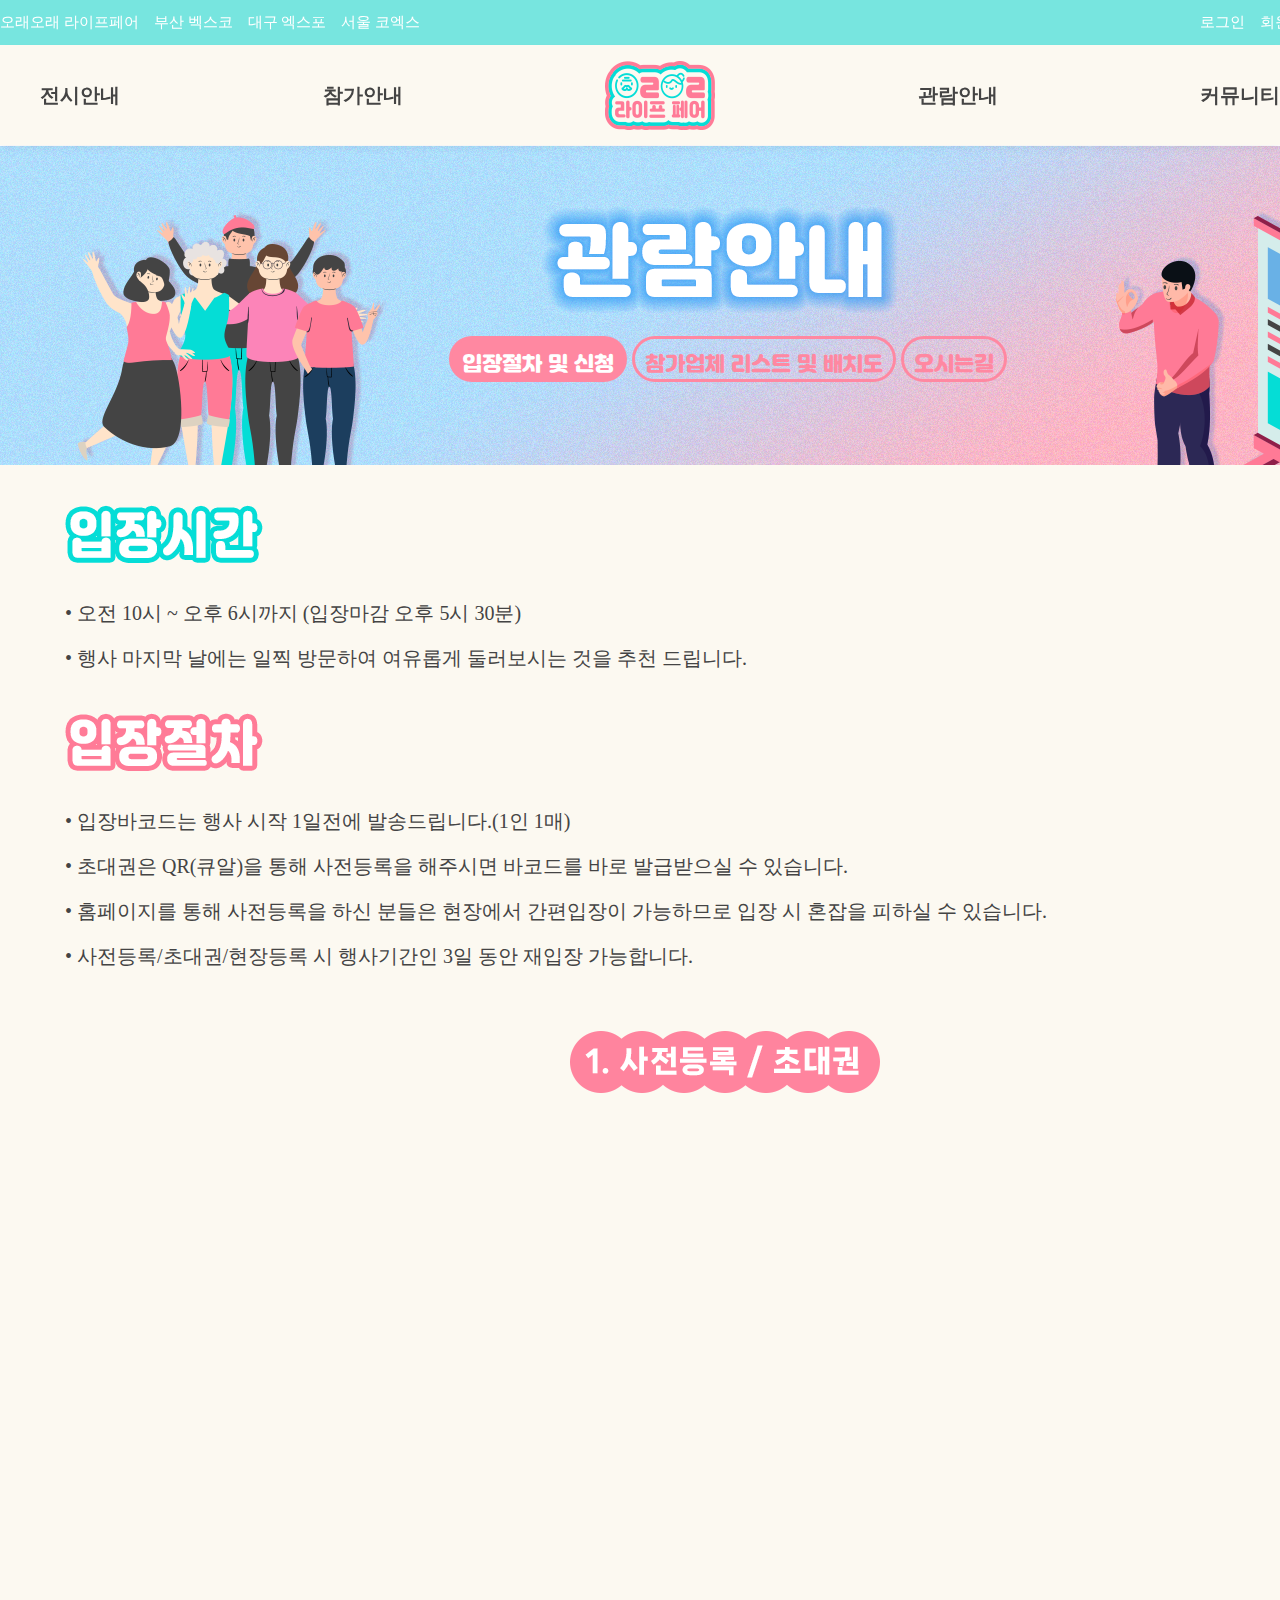
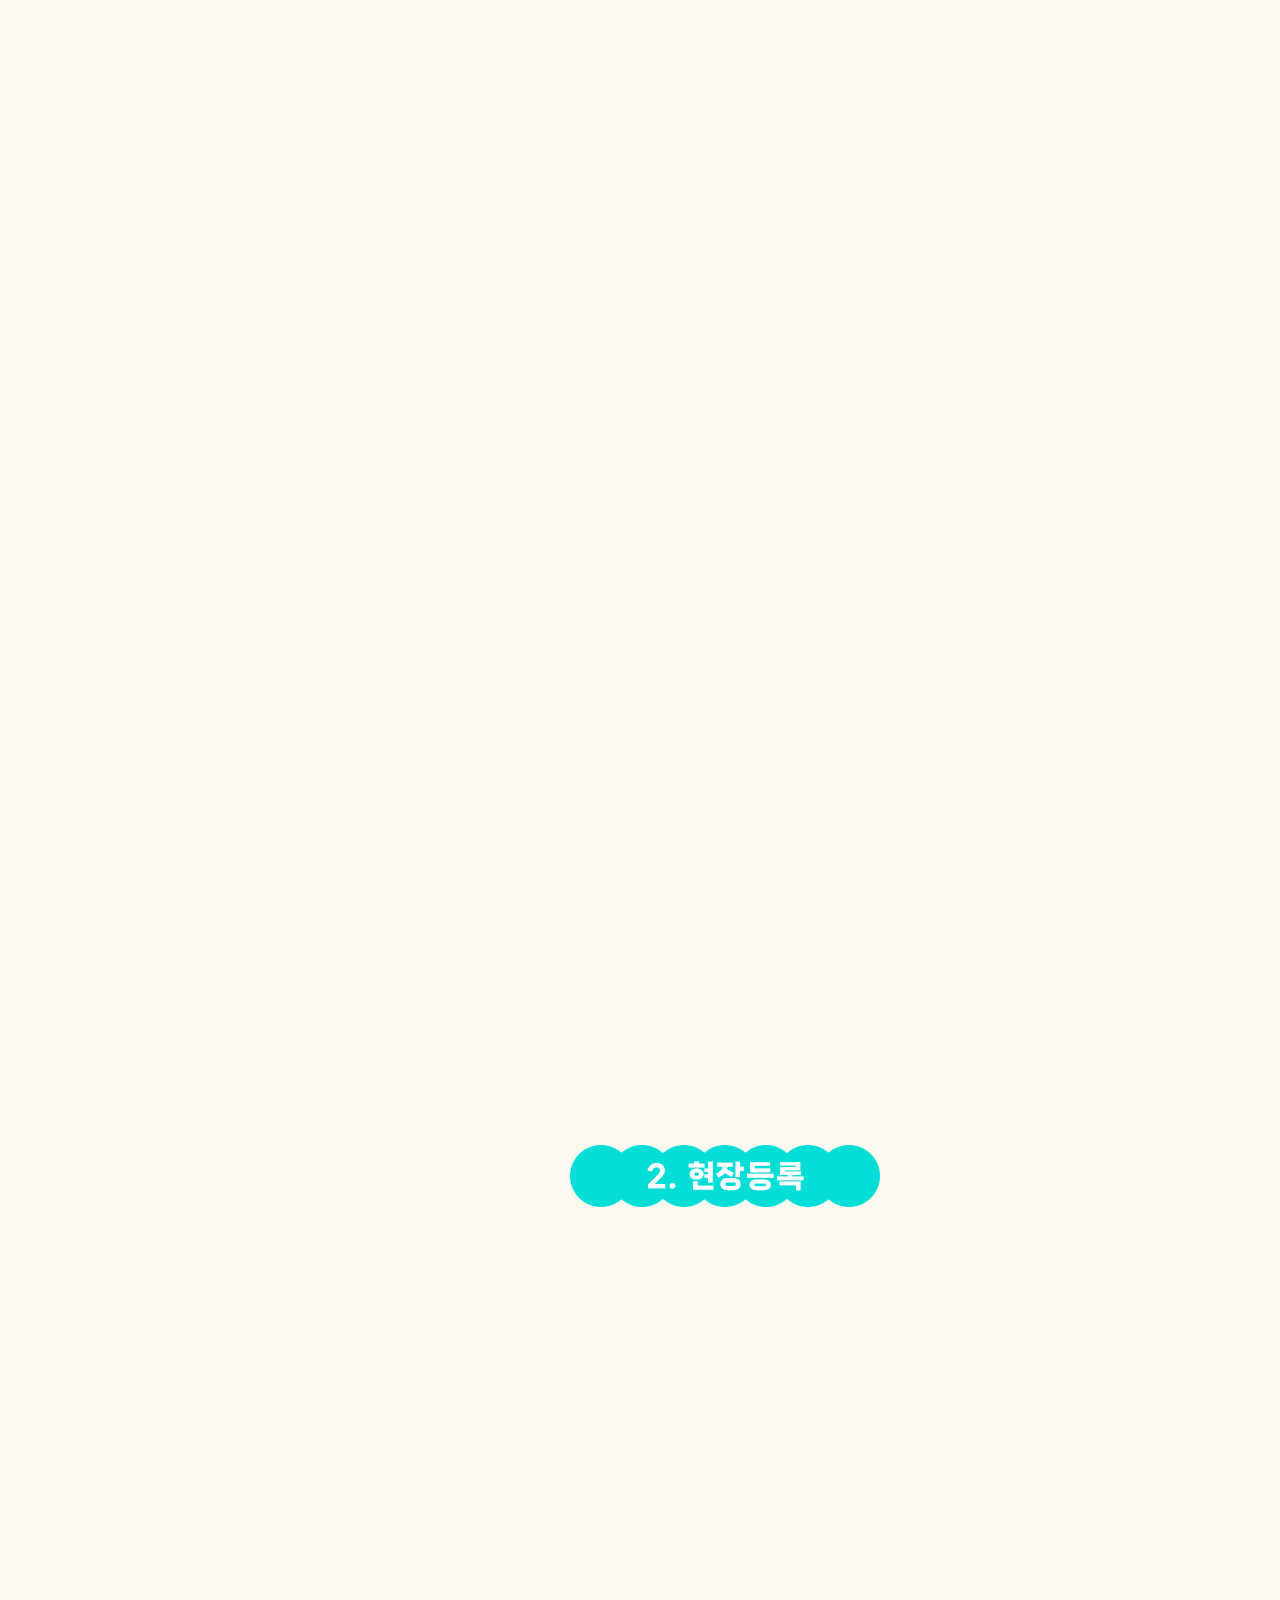
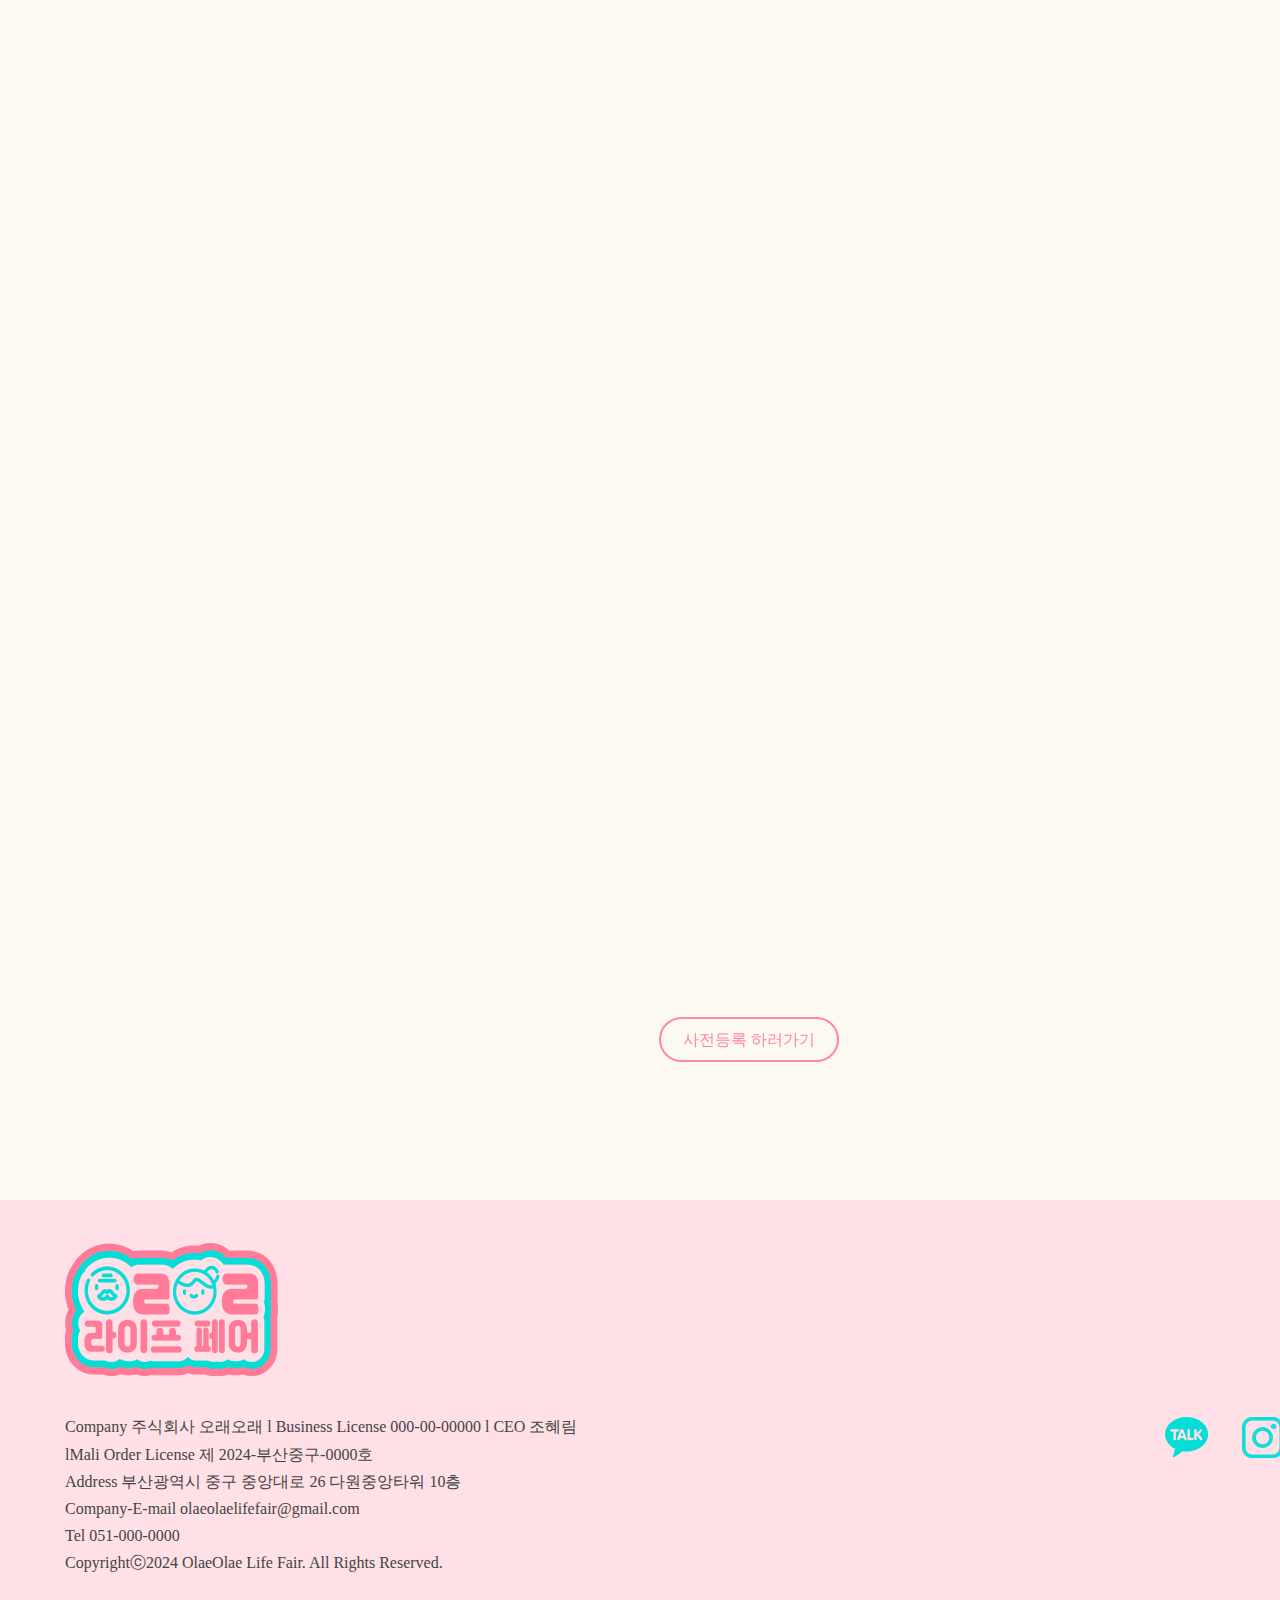
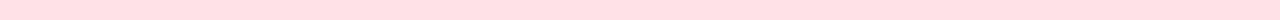
<file: sub3_1.html>
<!DOCTYPE html>
<html lang="ko">

<head>
    <meta charset="UTF-8">
    <meta name="viewport" content="width=1450">
    <title>오래오래 라이프페어</title>
    <link rel="shortcut icon" href="./images/favicon.ico" type="image/x-icon">
    <!--AOS 연결-->
    <link href="https://unpkg.com/aos@2.3.1/dist/aos.css" rel="stylesheet">
    <script src="https://unpkg.com/aos@2.3.1/dist/aos.js"></script>
    <!--웹폰트연결-->
    <link rel="stylesheet" href="./fonts/stylesheet.css">
    <link href="https://hangeul.pstatic.net/hangeul_static/css/nanum-square-neo.css" rel="stylesheet">
    <!--슬라이드 배너-->
    <link href="css/flickity-docs.css" rel="stylesheet" type="text/css">
    <script src="js/flickity-docs.min.js"></script>
    <link href="css/index.css" rel="stylesheet" type="text/css">
    <link rel="stylesheet" href="./css/style_sub3_1.css">
</head>

<body>
    <div id="top">
        <div class="top_inner">
            <!--가운데정렬-->
            <ul class="left_btn">
                <li><a href="#">오래오래 라이프페어</a></li>
                <li><a href="#">부산 벡스코</a></li>
                <li><a href="#">대구 엑스포</a></li>
                <li><a href="#">서울 코엑스</a></li>
            </ul>
            <ul>
                <li class="padding_right"><a href="#">로그인</a></li>
                <li><a href="#">회원가입</a></li>
            </ul>
        </div><!--top-->
    </div>
    <div id="header">
        <div class="header_inner">
            <!--가운데정렬-->
            <ul class="gnb">
                <li><a href="./sub1.html">전시안내</a>
                    <ul class="sub">
                        <li><a href="./sub1.html">전시소개</a></li>
                        <li><a href="./sub1.html">지난 전시회</a></li>
                    </ul>
                </li>
                <li><a href="./sub2.html">참가안내</a>
                    <ul class="sub">
                        <li><a href="./sub2.html">참가절차 및 신청</a></li>
                        <li><a href="./sub2.html">홍보안내</a></li>
                    </ul>
                </li>
                <li><a href="./index.html"><img src="./images/main_logo.png" alt="헤더로고"></a></li>
                <li><a href="./sub3_1.html">관람안내</a>
                    <ul class="sub">
                        <li><a href="./sub3_1.html">입장절차 및 신청</a></li>
                        <li><a href="./sub3_2.html">참가업체 리스트 / 배치도</a></li>
                        <li><a href="./sub3_3.html">오시는 길</a></li>
                    </ul>
                </li>
                <li><a href="./sub4.html">커뮤니티</a>
                    <ul class="sub">
                        <li><a href="./sub4.html">공지사항</a></li>
                        <li><a href="./sub4.html">이벤트</a></li>
                    </ul>
                </li>
                <li class="sub_bg"></li>
            </ul>
        </div>
    </div><!--header-->
    <div id="banner">
        <div class="flex_box">
            <div class="banner_btn">
                <a href="./sub3_1.html" class="on">입장절차 및 신청</a>
            </div>
            <div class="banner_btn">
                <a href="./sub3_2.html">참가업체 리스트 및 배치도</a>
            </div>
            <div class="banner_btn">
                <a href="./sub3_3.html">오시는길</a>
            </div>
        </div>
    </div><!--banner-->
    <div id="enter">
        <div class="enter_inner">
            <h1 class="title"><img src="./images/sub3_1_enter_time_title.png" alt="입장시간 제목"></h1>
            <ul>
                <li>• 오전 10시 ~ 오후 6시까지 (입장마감 오후 5시 30분)</li>
                <li> • 행사 마지막 날에는 일찍 방문하여 여유롭게 둘러보시는 것을 추천 드립니다.</li>
            </ul>
            <h1 class="title"><img src="./images/sub3_1_enter_order_title.png" alt="입장절차 제목"></h1>
            <ul>
                <li>• 입장바코드는 행사 시작 1일전에 발송드립니다.(1인 1매)</li>
                <li>• 초대권은 QR(큐알)을 통해 사전등록을 해주시면 바코드를 바로 발급받으실 수 있습니다.</li>
                <li> • 홈페이지를 통해 사전등록을 하신 분들은 현장에서 간편입장이 가능하므로 입장 시 혼잡을 피하실 수 있습니다.</li>
                <li class="bottom">• 사전등록/초대권/현장등록 시 행사기간인 3일 동안 재입장 가능합니다.</li>
            </ul>
            <h2><img src="./images/sub3_1_enter_order_sub1_title.png" alt="사전등록 및 초대권 제목"></h2>
            <div class="order1">
                <p data-aos="fade-up-right" data-aos-duration="1000"><img src="./images/sub3_1_enter_order_sub1_1.png"
                        alt="사전등록 과정1"></p>
                <p class="right" data-aos="fade-up-left" data-aos-delay="100" data-aos-duration="1000"><img
                        src="./images/sub3_1_enter_order_sub1_2.png" alt="사전등록 과정2"></p>
                <p data-aos="fade-up-right" data-aos-delay="200" data-aos-duration="1000"><img
                        src="./images/sub3_1_enter_order_sub1_3.png" alt="사전등록 과정3"></p>
                <p class="right" data-aos="fade-up-left" data-aos-delay="300" data-aos-duration="1000"><img
                        src="./images/sub3_1_enter_order_sub1_4.png" alt="사전등록 과정4"></p>
                <p class="left_bottom" data-aos="fade-up-right" data-aos-delay="400" data-aos-duration="1000"><img
                        src="./images/sub3_1_enter_order_sub1_5.png" alt="사전등록 과정5"></p>
            </div><!--order1-->
            <h2><img src="./images/sub3_1_enter_order_sub2_title.png" alt=""></h2>
            <div class="order1">
                <p class="right" data-aos="fade-up-left" data-aos-duration="1000"><img
                        src="./images/sub3_1_enter_order_sub2_1.png" alt="현장등록 과정1"></p>
                <p data-aos="fade-up-right" data-aos-delay="100" data-aos-duration="1000"><img
                        src="./images/sub3_1_enter_order_sub2_2.png" alt="현장등록 과정2"></p>
                <p class="right" data-aos="fade-up-left" data-aos-delay="200" data-aos-duration="1000"><img
                        src="./images/sub3_1_enter_order_sub2_3.png" alt="현장등록 과정2"></p>
                <p class="left_bottom" data-aos="fade-up-right" data-aos-delay="300" data-aos-duration="1000"><img
                        src="./images/sub3_1_enter_order_sub2_4.png" alt="현장등록 과정4"></p>
            </div><!--order1-->
            <a href="#" type="button" class="eng btn-bubble part_btn">
                사전등록 하러가기
                <span class="btn-bubble-inner">
                    <span class="btn-bubble-itembox">
                        <span class="btn-bubble-item"></span>
                        <span class="btn-bubble-item"></span>
                        <span class="btn-bubble-item"></span>
                        <span class="btn-bubble-item"></span>
                    </span>
                </span>
            </a>
        </div><!--enter_inner-->
    </div><!--enter-->
    <div id="footer">
        <div class="footer_inner">
            <div class="footer_left">
                <img src="./images/footer_logo.png" alt="로고">
                <p>Company 주식회사 오래오래 l Business License 000-00-00000 l CEO 조혜림 <br>
                    lMali Order License 제 2024-부산중구-0000호 <br>
                    Address 부산광역시 중구 중앙대로 26 다원중앙타워 10층 <br>
                    Company-E-mail olaeolaelifefair@gmail.com <br>
                    Tel 051-000-0000 <br>
                    Copyrightⓒ2024 OlaeOlae Life Fair. All Rights Reserved.
                </p>
            </div><!--footer_left-->
            <div class="footer_right">
                <a href="https://pf.kakao.com/_TsIAE" target="_blank"><img src="./images/footer_kakaotalkpng.png"
                        alt="카카오톡"></a>
                <a href="https://www.instagram.com/" target="_blank"><img src="./images/footer_instagram.png"
                        alt="인스타그램"></a>
                <a href="https://www.facebook.com/" target="_blank"><img src="./images/footer_facebook.png"
                        alt="페이스북"></a>
            </div>
        </div><!--footer_inner-->
    </div><!--footer-->
    <!--라이브러리-->
    <script src="./js/jquery-3.6.4.min.js"></script>
    <script src="./js/sub_menu.js"></script>
    <script>
        AOS.init();
    </script>
</body>

</html>
</file>
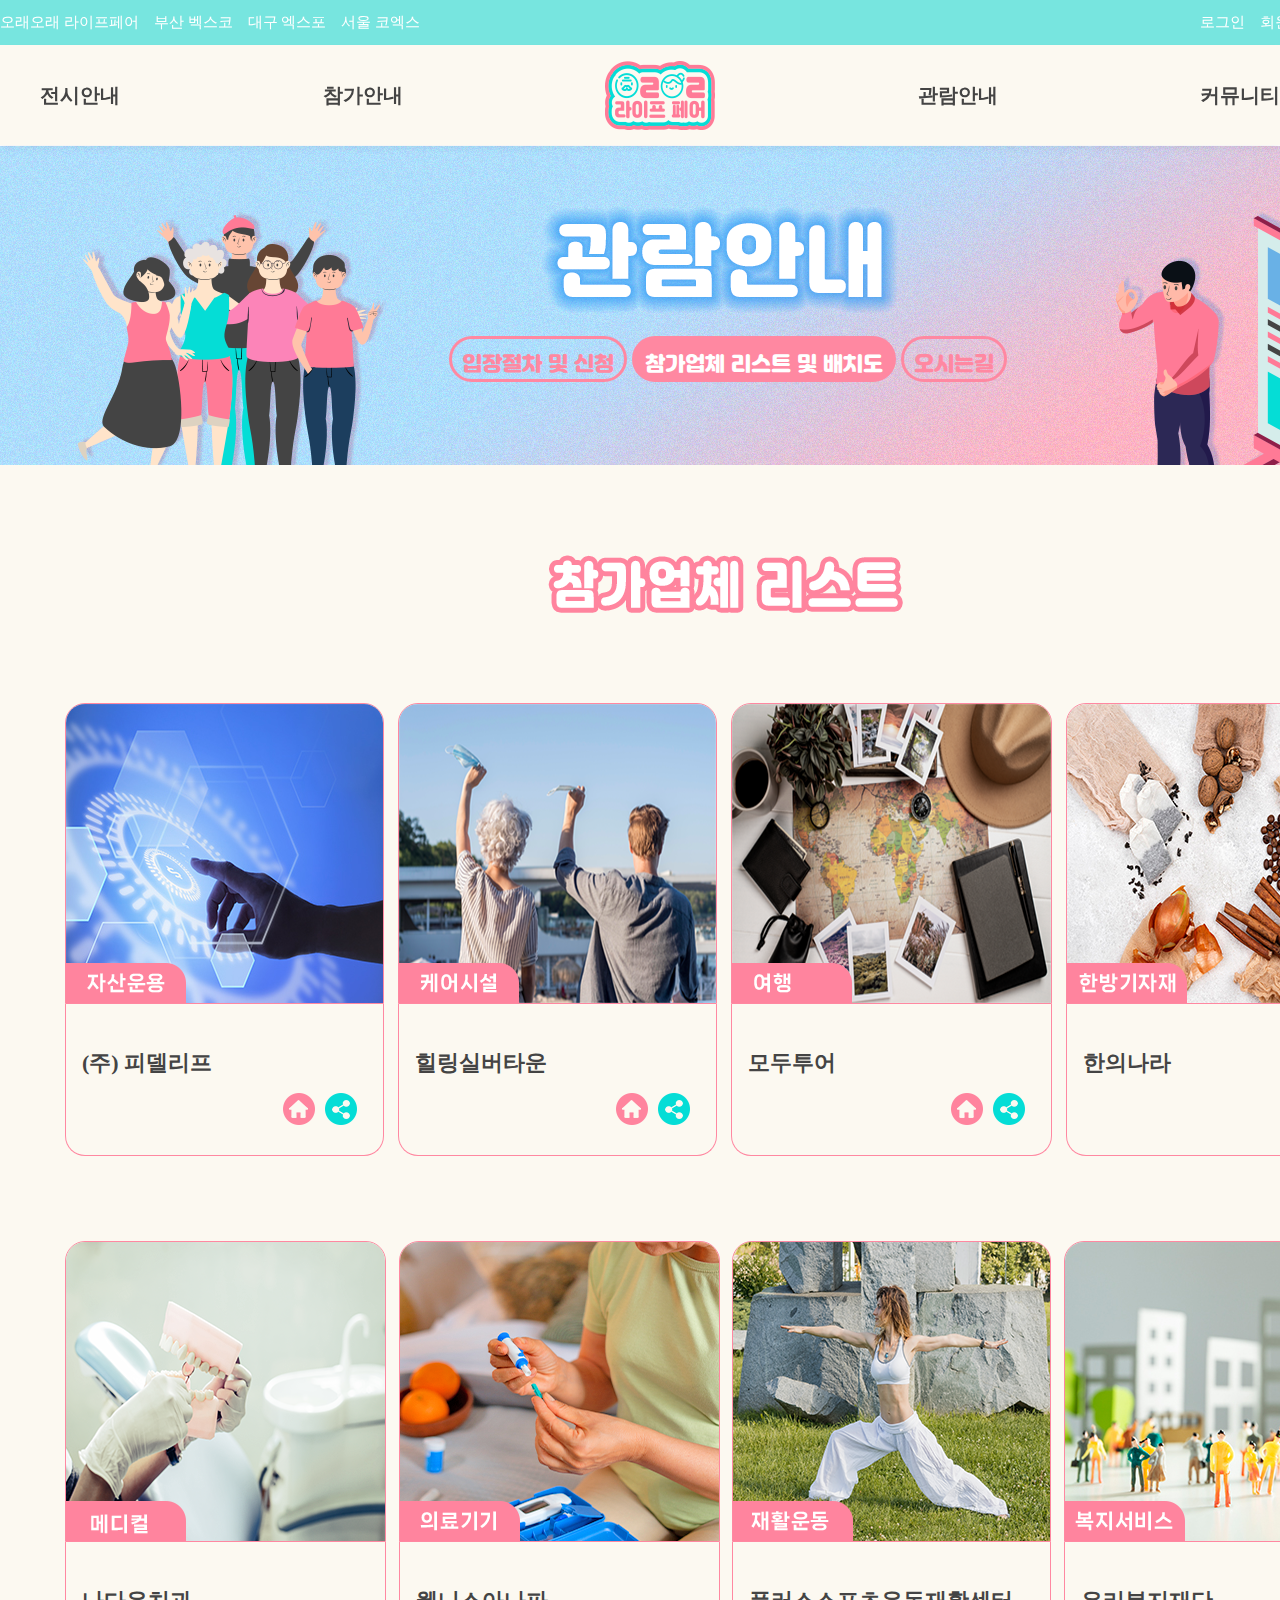
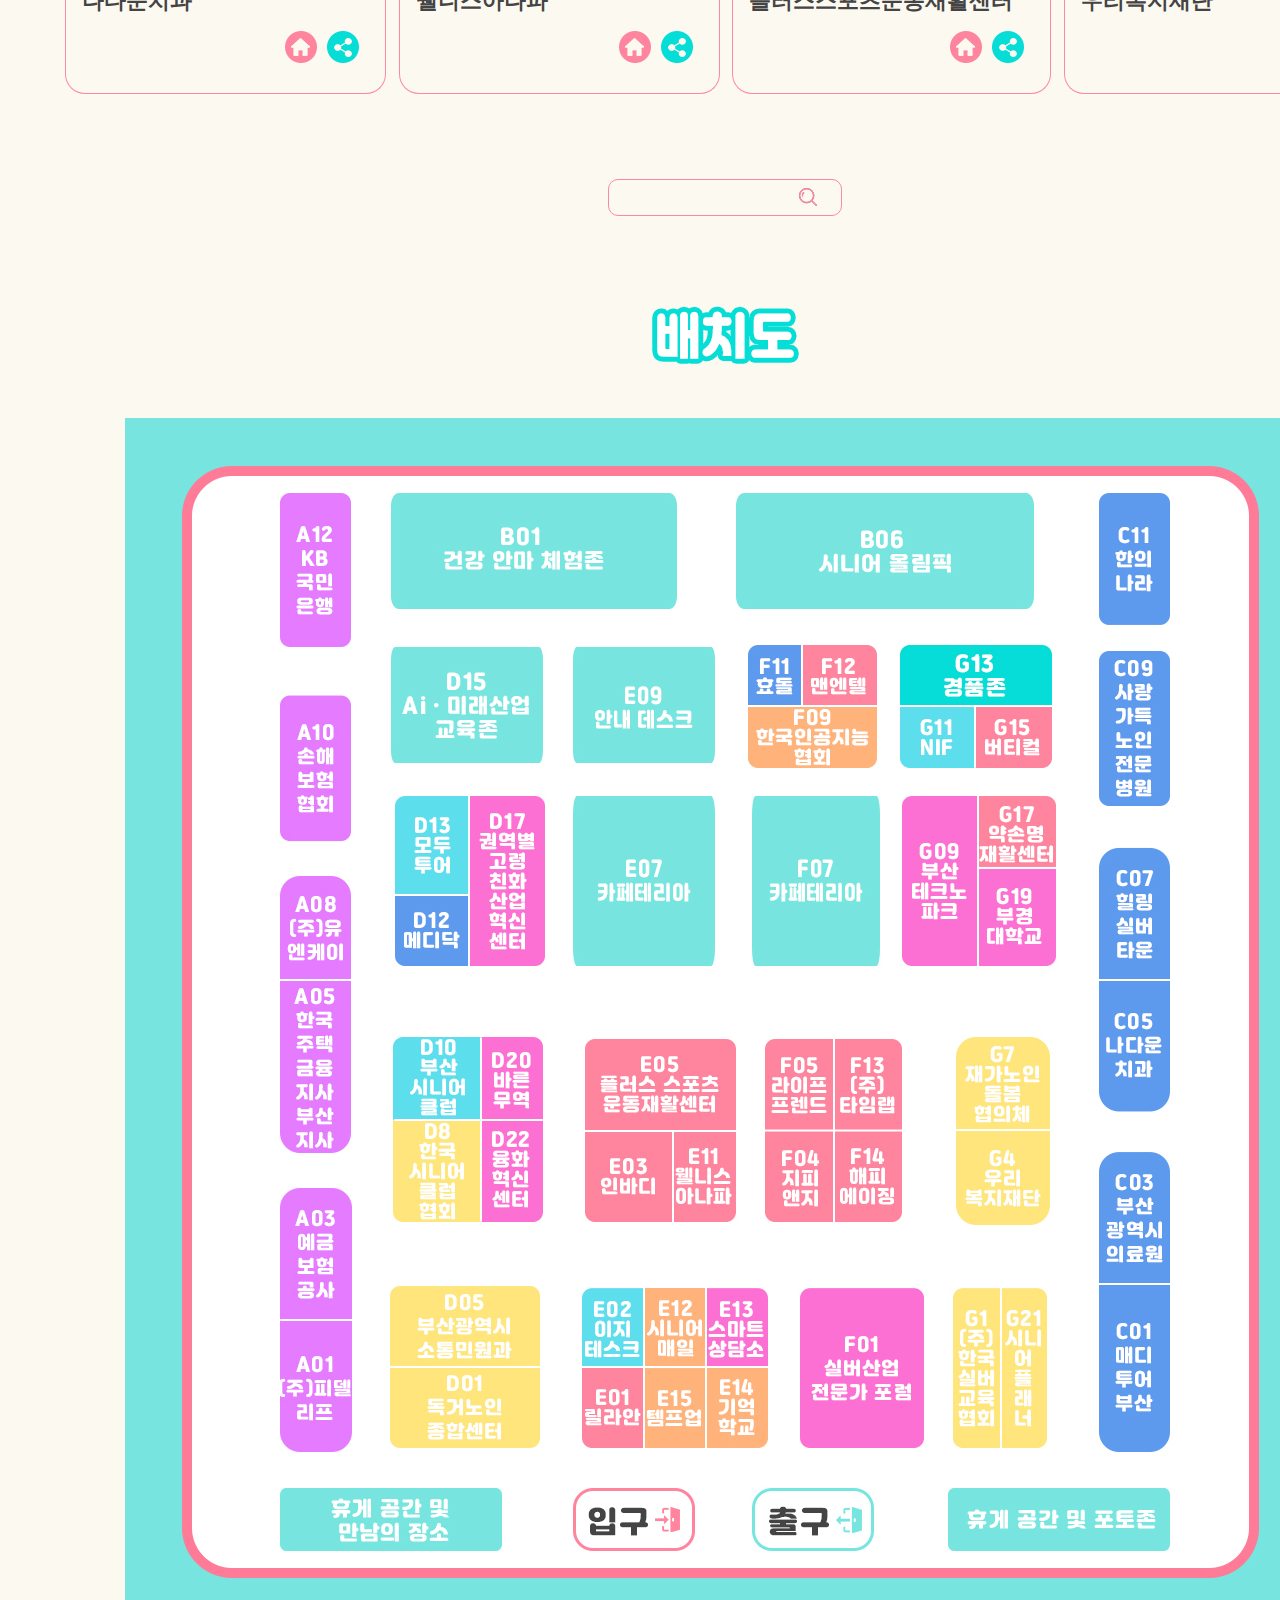
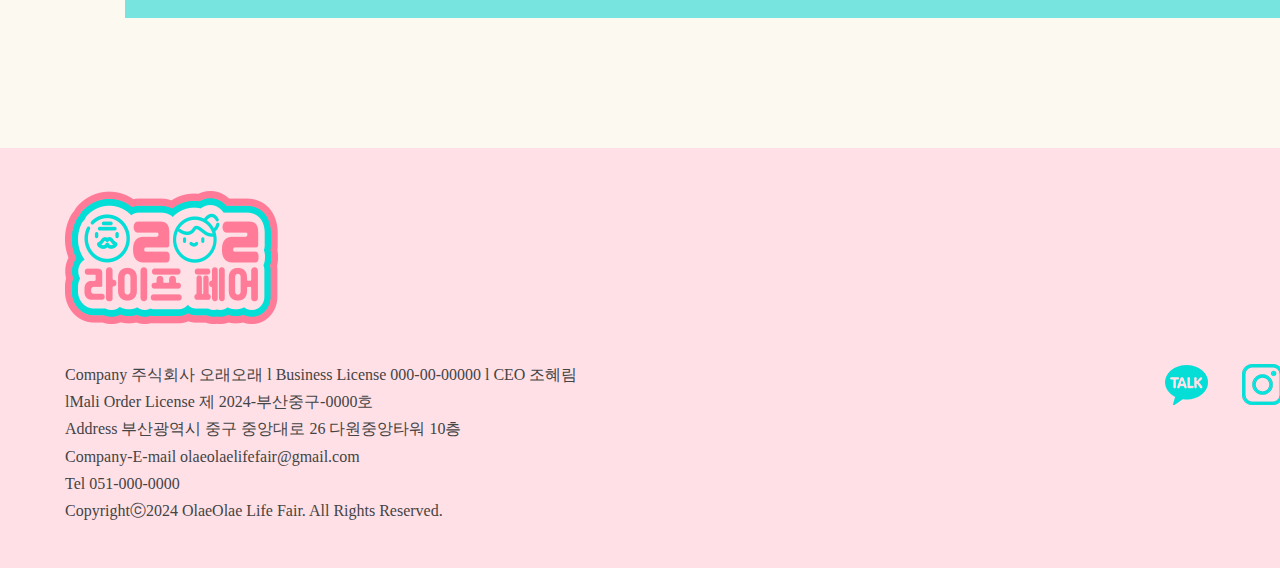
<file: sub3_2.html>
<!DOCTYPE html>
<html lang="ko">

<head>
    <meta charset="UTF-8">
    <meta name="viewport" content="width=1450">
    <title>오래오래 라이프페어</title>
    <link rel="shortcut icon" href="./images/favicon.ico" type="image/x-icon">
    <!--웹폰트연결-->
    <link rel="stylesheet" href="./fonts/stylesheet.css">
    <link href="https://hangeul.pstatic.net/hangeul_static/css/nanum-square-neo.css" rel="stylesheet">
    <!--슬라이드 배너-->
    <link href="css/flickity-docs.css" rel="stylesheet" type="text/css">
    <script src="js/flickity-docs.min.js"></script>
    <link href="css/index.css" rel="stylesheet" type="text/css">
    <link rel="stylesheet" href="./css/style_sub3_2.css">
</head>

<body>
    <div id="top">
        <div class="top_inner">
            <!--가운데정렬-->
            <ul class="left_btn">
                <li><a href="#">오래오래 라이프페어</a></li>
                <li><a href="#">부산 벡스코</a></li>
                <li><a href="#">대구 엑스포</a></li>
                <li><a href="#">서울 코엑스</a></li>
            </ul>
            <ul>
                <li class="padding_right"><a href="#">로그인</a></li>
                <li><a href="#">회원가입</a></li>
            </ul>
        </div><!--top-->
    </div>
    <div id="header">
        <div class="header_inner">
            <!--가운데정렬-->
            <ul class="gnb">
                <li><a href="./sub1.html">전시안내</a>
                    <ul class="sub">
                        <li><a href="./sub1.html">전시소개</a></li>
                        <li><a href="./sub1.html">지난 전시회</a></li>
                    </ul>
                </li>
                <li><a href="./sub2.html">참가안내</a>
                    <ul class="sub">
                        <li><a href="./sub2.html">참가절차 및 신청</a></li>
                        <li><a href="./sub2.html">홍보안내</a></li>
                    </ul>
                </li>
                <li><a href="./index.html"><img src="./images/main_logo.png" alt="헤더로고"></a></li>
                <li><a href="./sub3_1.html">관람안내</a>
                    <ul class="sub">
                        <li><a href="./sub3_1.html">입장절차 및 신청</a></li>
                        <li><a href="./sub3_2.html">참가업체 리스트 / 배치도</a></li>
                        <li><a href="./sub3_3.html">오시는 길</a></li>
                    </ul>
                </li>
                <li><a href="./sub4.html">커뮤니티</a>
                    <ul class="sub">
                        <li><a href="./sub4.html">공지사항</a></li>
                        <li><a href="./sub4.html">이벤트</a></li>
                    </ul>
                </li>
                <li class="sub_bg"></li>
            </ul>
        </div>
    </div><!--header-->
    <div id="banner">
        <div class="flex_box">
            <div class="banner_btn">
                <a href="./sub3_1.html">입장절차 및 신청</a>
            </div>
            <div class="banner_btn">
                <a href="./sub3_2.html" class="on">참가업체 리스트 및 배치도</a>
            </div>
            <div class="banner_btn">
                <a href="./sub3_3.html">오시는길</a>
            </div>
        </div>
    </div><!--banner-->
    <div id="attend_list">
        <div class="attend_list_inner">
            <h1><img src="./images/sub3_2_attend_list_title.png" alt="참가업체리스트제목"></h1>
            <ul class="list_banner">
                <li>
                    <div class="list_img_box">
                        <a href="#"><img src="./images/sub3_2_attend_list_img1.png" alt="자산운용이미지"></a>
                        <div class="sub_title">
                            <img src="./images/sub3_2_attend_list_sub_title 1.png" alt="자산운용">
                        </div><!--sub_title-->
                    </div> <!--list_img_box-->
                    <div class="list_text_box">
                        <h2>(주) 피델리프</h2>
                        <ul class="btn">
                            <li><a href="#"><img src="./images/sub3_2_home_btn.png" alt="홈버튼"></a></li>
                            <li><a href="#"><img src="./images/sub3_2_share_btn.png" alt="공유버튼"></a></li>
                        </ul>
                    </div><!--list_text_box-->


                </li>
                <li>
                    <div class="list_img_box">
                        <a href="#"><img src="./images/sub3_2_attend_list_img2.png" alt="케어시설이미지"></a>
                        <div class="sub_title"><img src="./images/sub3_2_attend_list_sub_title 2.png" alt="케어시설">
                        </div>
                    </div> <!--list_img_box-->
                    <div class="list_text_box">
                        <h2>힐링실버타운</h2>
                        <ul class="btn">
                            <li><a href="#"><img src="./images/sub3_2_home_btn.png" alt="홈버튼"></a></li>
                            <li><a href="#"><img src="./images/sub3_2_share_btn.png" alt="공유버튼"></a></li>
                        </ul>
                    </div><!--list_text_box-->

                </li>
                <li>
                    <div class="list_img_box">
                        <a href="#"><img src="./images/sub3_2_attend_list_img3.png" alt="여행이미지"></a>
                        <div class="sub_title"><img src="./images/sub3_2_attend_list_sub_title 3.png" alt="여행">
                        </div>
                    </div> <!--list_img_box-->
                    <div class="list_text_box">
                        <h2>모두투어</h2>
                        <ul class="btn">
                            <li><a href="#"><img src="./images/sub3_2_home_btn.png" alt="홈버튼"></a></li>
                            <li><a href="#"><img src="./images/sub3_2_share_btn.png" alt="공유버튼"></a></li>
                        </ul>
                    </div><!--list_text_box-->

                </li>
                <li>
                    <div class="list_img_box">
                        <a href="#"><img src="./images/sub3_2_attend_list_img4.png" alt="한방기자재"></a>
                        <div class="sub_title"><img src="./images/sub3_2_attend_list_sub_title 4.png" alt="한방기자재">
                        </div>
                    </div> <!--list_img_box-->
                    <div class="list_text_box">
                        <h2>한의나라</h2>
                        <ul class="btn">
                            <li><a href="#"><img src="./images/sub3_2_home_btn.png" alt="홈버튼"></a></li>
                            <li><a href="#"><img src="./images/sub3_2_share_btn.png" alt="공유버튼"></a></li>
                        </ul>
                    </div><!--list_text_box-->

                </li>
                <li>
                    <div class="list_img_box">
                        <a href="#"><img src="./images/sub3_2_attend_list_img5.png" alt="메디컬"></a>
                        <div class="sub_title">
                            <img src="./images/sub3_2_attend_list_sub_title 5.png" alt="메디컬">
                        </div>
                    </div> <!--list_img_box-->
                    <div class="list_text_box">
                        <h2>나다운치과</h2>
                        <ul class="btn">
                            <li><a href="#"><img src="./images/sub3_2_home_btn.png" alt="홈버튼"></a></li>
                            <li><a href="#"><img src="./images/sub3_2_share_btn.png" alt="공유버튼"></a></li>
                        </ul>
                    </div><!--list_text_box-->

                </li>
                <li>
                    <div class="list_img_box">
                        <a href="#"><img src="./images/sub3_2_attend_list_img6.png" alt="의료기기"></a>
                        <div class="sub_title"><img src="./images/sub3_2_attend_list_sub_title 6.png" alt="의료기기">
                        </div>
                    </div> <!--list_img_box-->
                    <div class="list_text_box">
                        <h2>웰니스아나파</h2>
                        <ul class="btn">
                            <li><a href="#"><img src="./images/sub3_2_home_btn.png" alt="홈버튼"></a></li>
                            <li><a href="#"><img src="./images/sub3_2_share_btn.png" alt="공유버튼"></a></li>
                        </ul>
                    </div><!--list_text_box-->

                </li>
                <li>
                    <div class="list_img_box">
                        <a href="#"><img src="./images/sub3_2_attend_list_img7.png" alt="재활운동"></a>
                        <div class="sub_title"><img src="./images/sub3_2_attend_list_sub_title 7.png" alt="재활운동">
                        </div>
                    </div> <!--list_img_box-->
                    <div class="list_text_box">
                        <h2>플러스스포츠운동재활센터</h2>
                        <ul class="btn">
                            <li><a href="#"><img src="./images/sub3_2_home_btn.png" alt="홈버튼"></a></li>
                            <li><a href="#"><img src="./images/sub3_2_share_btn.png" alt="공유버튼"></a></li>
                        </ul>
                    </div><!--list_text_box-->

                </li>
                <li>
                    <div class="list_img_box">
                        <a href="#"><img src="./images/sub3_2_attend_list_img8.png" alt="복지서비스"></a>
                        <div class="sub_title"><img src="./images/sub3_2_attend_list_sub_title 8.png" alt="복지서비스">
                        </div>
                    </div> <!--list_img_box-->
                    <div class="list_text_box">
                        <h2>우리복지재단</h2>
                        <ul class="btn">
                            <li><a href="#"><img src="./images/sub3_2_home_btn.png" alt="홈버튼"></a></li>
                            <li><a href="#"><img src="./images/sub3_2_share_btn.png" alt="공유버튼"></a></li>
                        </ul>
                    </div><!--list_text_box-->

                </li>
            </ul>
            <form action="#"> <input type="search" placeholder=""></form>
        </div><!--attend_list_inner-->
    </div><!--attend_list-->
    <div id="layout">
        <div class="layout_inner">
            <h1><img src="./images/sub3_2_layout_title.png" alt="배치도title"></h1>
            <p><img src="./images/sub3_2_layout_img.jpg" alt="배치도"></p>
        </div>
    </div>
    <div id="footer">
        <div class="footer_inner">
            <div class="footer_left">
                <img src="./images/footer_logo.png" alt="로고">
                <p>Company 주식회사 오래오래 l Business License 000-00-00000 l CEO 조혜림 <br>
                    lMali Order License 제 2024-부산중구-0000호 <br>
                    Address 부산광역시 중구 중앙대로 26 다원중앙타워 10층 <br>
                    Company-E-mail olaeolaelifefair@gmail.com <br>
                    Tel 051-000-0000 <br>
                    Copyrightⓒ2024 OlaeOlae Life Fair. All Rights Reserved.
                </p>
            </div><!--footer_left-->
            <div class="footer_right">
                <a href="https://pf.kakao.com/_TsIAE" target="_blank"><img src="./images/footer_kakaotalkpng.png"
                        alt="카카오톡"></a>
                <a href="https://www.instagram.com/" target="_blank"><img src="./images/footer_instagram.png"
                        alt="인스타그램"></a>
                <a href="https://www.facebook.com/" target="_blank"><img src="./images/footer_facebook.png"
                        alt="페이스북"></a>
            </div>
        </div><!--footer_inner-->
    </div><!--footer-->

    <!--라이브러리-->
    <script src="./js/jquery-3.6.4.min.js"></script>
    <script src="./js/sub_menu.js"></script>
</body>

</html>
</file>
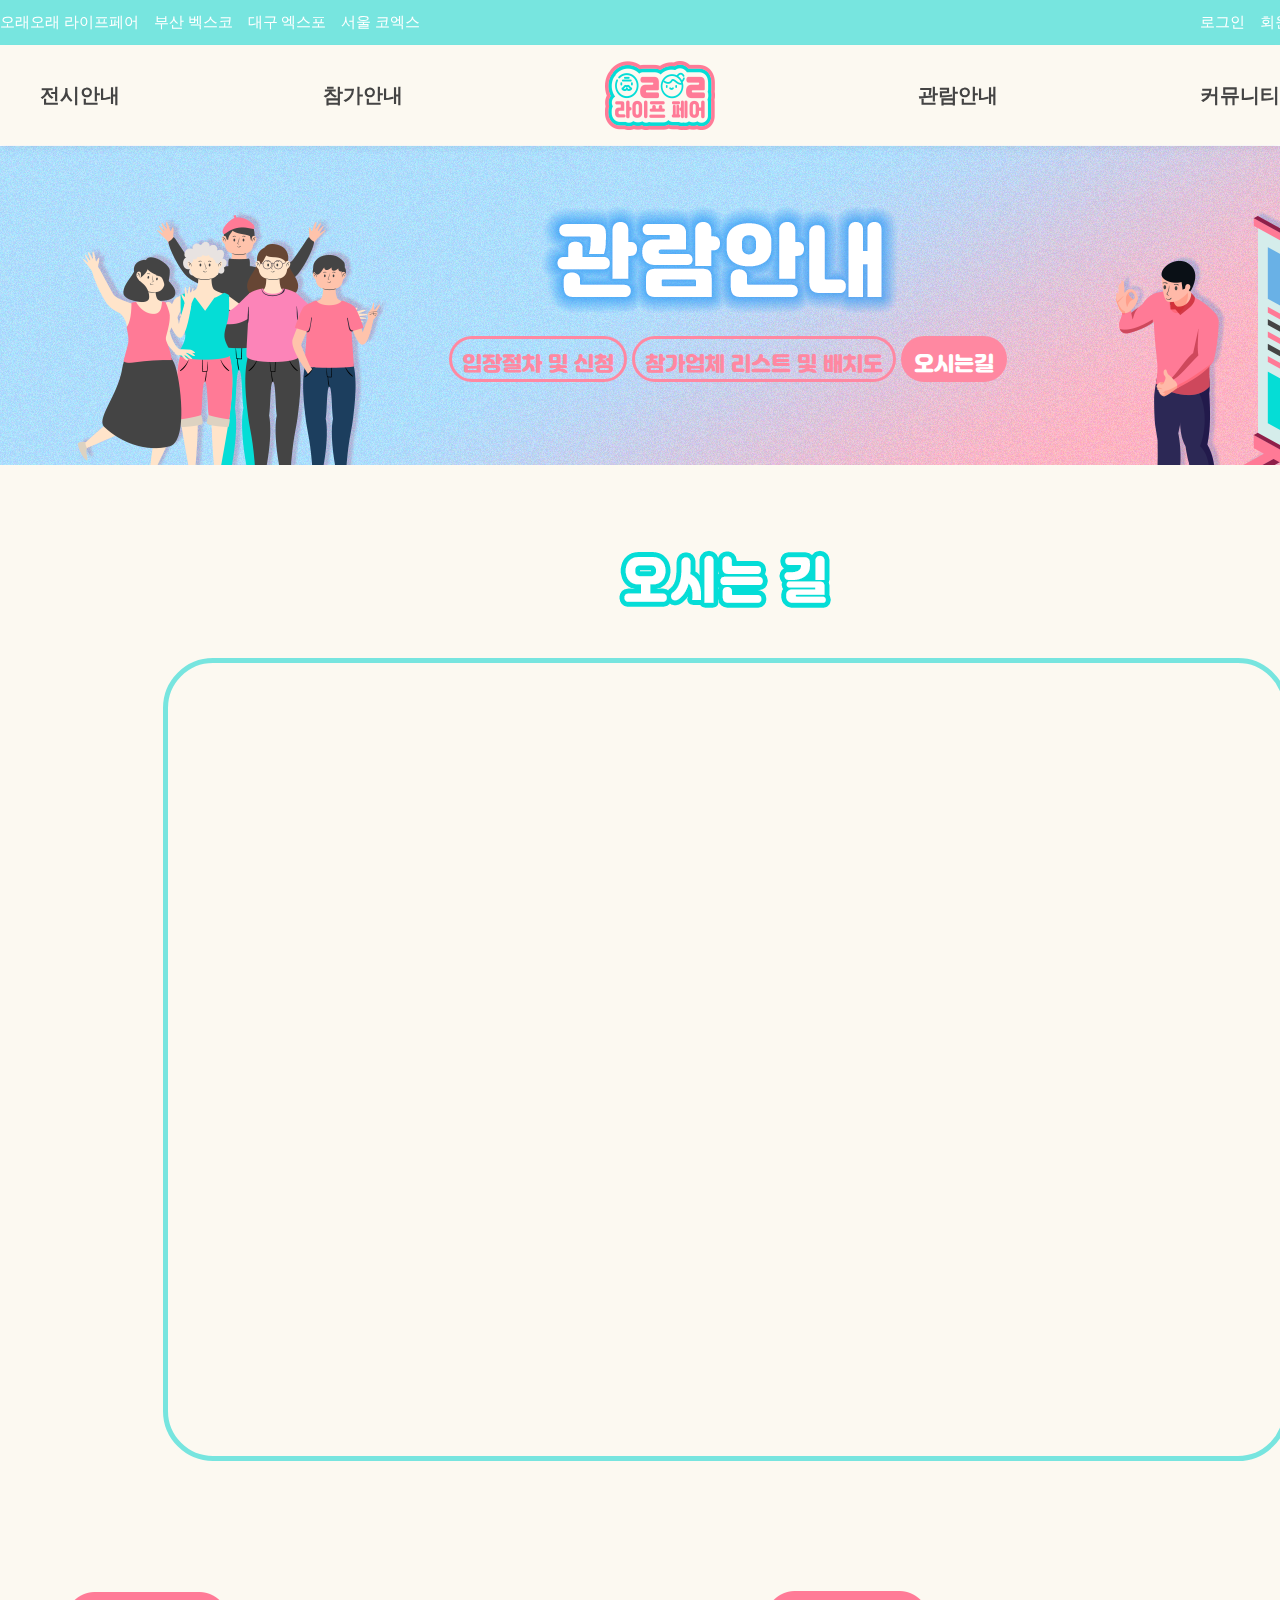
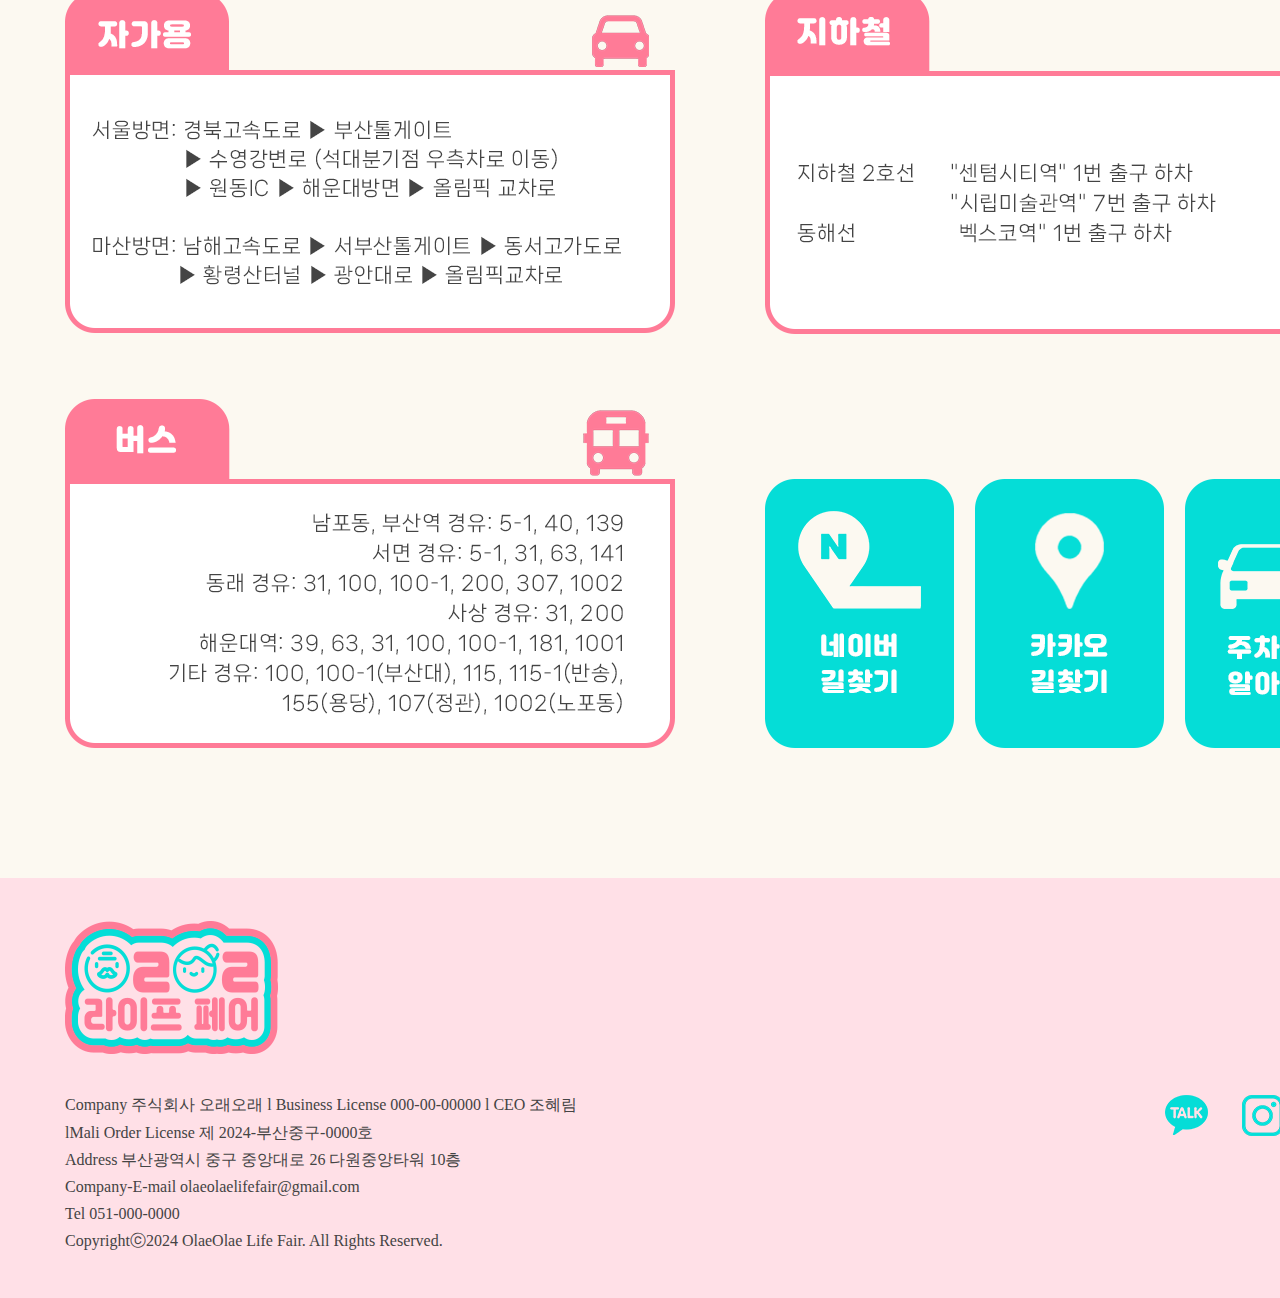
<file: sub3_3.html>
<!DOCTYPE html>
<html lang="ko">

<head>
    <meta charset="UTF-8">
    <meta name="viewport" content="width=1450">
    <title>오래오래 라이프페어</title>
    <link rel="shortcut icon" href="./images/favicon.ico" type="image/x-icon">
    <!--웹폰트연결-->
    <link rel="stylesheet" href="./fonts/stylesheet.css">
    <link href="https://hangeul.pstatic.net/hangeul_static/css/nanum-square-neo.css" rel="stylesheet">
    <!--슬라이드 배너-->
    <link href="css/flickity-docs.css" rel="stylesheet" type="text/css">
    <script src="js/flickity-docs.min.js"></script>
    <link href="css/index.css" rel="stylesheet" type="text/css">
    <link rel="stylesheet" href="./css/style_sub3_3.css">
</head>

<body>
    <div id="top">
        <div class="top_inner">
            <!--가운데정렬-->
            <ul class="left_btn">
                <li><a href="#">오래오래 라이프페어</a></li>
                <li><a href="#">부산 벡스코</a></li>
                <li><a href="#">대구 엑스포</a></li>
                <li><a href="#">서울 코엑스</a></li>
            </ul>
            <ul>
                <li class="padding_right"><a href="#">로그인</a></li>
                <li><a href="#">회원가입</a></li>
            </ul>
        </div><!--top-->
    </div>
    <div id="header">
        <div class="header_inner">
            <!--가운데정렬-->
            <ul class="gnb">
                <li><a href="./sub1.html">전시안내</a>
                    <ul class="sub">
                        <li><a href="./sub1.html">전시소개</a></li>
                        <li><a href="./sub1.html">지난 전시회</a></li>
                    </ul>
                </li>
                <li><a href="./sub2.html">참가안내</a>
                    <ul class="sub">
                        <li><a href="./sub2.html">참가절차 및 신청</a></li>
                        <li><a href="./sub2.html">홍보안내</a></li>
                    </ul>
                </li>
                <li><a href="./index.html"><img src="./images/main_logo.png" alt="헤더로고"></a></li>
                <li><a href="./sub3_1.html">관람안내</a>
                    <ul class="sub">
                        <li><a href="./sub3_1.html">입장절차 및 신청</a></li>
                        <li><a href="./sub3_2.html">참가업체 리스트 / 배치도</a></li>
                        <li><a href="./sub3_3.html">오시는 길</a></li>
                    </ul>
                </li>
                <li><a href="./sub4.html">커뮤니티</a>
                    <ul class="sub">
                        <li><a href="./sub4.html">공지사항</a></li>
                        <li><a href="./sub4.html">이벤트</a></li>
                    </ul>
                </li>
                <li class="sub_bg"></li>
            </ul>
        </div>
    </div><!--header-->
    <div id="banner">
        <div class="flex_box">
            <div class="banner_btn">
                <a href="./sub3_1.html">입장절차 및 신청</a>
            </div>
            <div class="banner_btn">
                <a href="./sub3_2.html">참가업체 리스트 및 배치도</a>
            </div>
            <div class="banner_btn">
                <a href="./sub3_3.html" class="on">오시는길</a>
            </div>
        </div>
    </div><!--banner-->
    <div id="map">
        <div class="map_inner">
            <h1><img src="./images/sub3_3_map_title.png" alt="오시는길 title"></h1>
            <iframe
                src="https://www.google.com/maps/embed?pb=!1m18!1m12!1m3!1d1630.7826220936688!2d129.13344988889673!3d35.167461885821794!2m3!1f0!2f0!3f0!3m2!1i1024!2i768!4f13.1!3m3!1m2!1s0x356892bf02a5dfe1%3A0xb36570e65bbad549!2z67Kh7Iqk7L2U!5e0!3m2!1sko!2skr!4v1714463070452!5m2!1sko!2skr"
                width="600" height="450" allowfullscreen="" loading="lazy"
                referrerpolicy="no-referrer-when-downgrade"></iframe>
            <div class="flex_box1">
                <p><img src="./images/sub3_3_car.png" alt="자가용"></p>
                <p><img src="./images/sub3_3_subway.png" alt="지하철"></p>
            </div>
            <div class="flex_box2">
                <p><img src="./images/sub3_3_bus.png" alt="자가용"></p>
                <ul>
                    <li><a href="https://map.naver.com/p/directions/-/-/-/null?c=15.00,0,0,0,dh" target="_blank"><img
                                src="./images/sub3_3_naver_map.png" alt="네이버길찾기"></a></li>
                    <li><a href="https://map.kakao.com/?nil_profile=title&nil_src=local" target="_blank"><img
                                src="./images/sub3_3_kakao_map.png" alt="카카오길찾기"></a></li>
                    <li><a href="https://www.bexco.co.kr/kor/CMS/Contents/Contents.do?mCode=MN091" target="_blank"><img
                                src="./images/sub3_3_parking fee.png" alt="주차요금알아보기"></a></li>
                </ul>
            </div>
        </div><!--map_inner-->
    </div><!--map-->
    <div id="footer">
        <div class="footer_inner">
            <div class="footer_left">
                <img src="./images/footer_logo.png" alt="로고">
                <p>Company 주식회사 오래오래 l Business License 000-00-00000 l CEO 조혜림 <br>
                    lMali Order License 제 2024-부산중구-0000호 <br>
                    Address 부산광역시 중구 중앙대로 26 다원중앙타워 10층 <br>
                    Company-E-mail olaeolaelifefair@gmail.com <br>
                    Tel 051-000-0000 <br>
                    Copyrightⓒ2024 OlaeOlae Life Fair. All Rights Reserved.
                </p>
            </div><!--footer_left-->
            <div class="footer_right">
                <a href="https://pf.kakao.com/_TsIAE" target="_blank"><img src="./images/footer_kakaotalkpng.png"
                        alt="카카오톡"></a>
                <a href="https://www.instagram.com/" target="_blank"><img src="./images/footer_instagram.png"
                        alt="인스타그램"></a>
                <a href="https://www.facebook.com/" target="_blank"><img src="./images/footer_facebook.png"
                        alt="페이스북"></a>
            </div>
        </div><!--footer_inner-->
    </div><!--footer-->





    <!--라이브러리-->
    <script src="./js/jquery-3.6.4.min.js"></script>
    <script src="./js/sub_menu.js"></script>
</body>

</html>
</file>
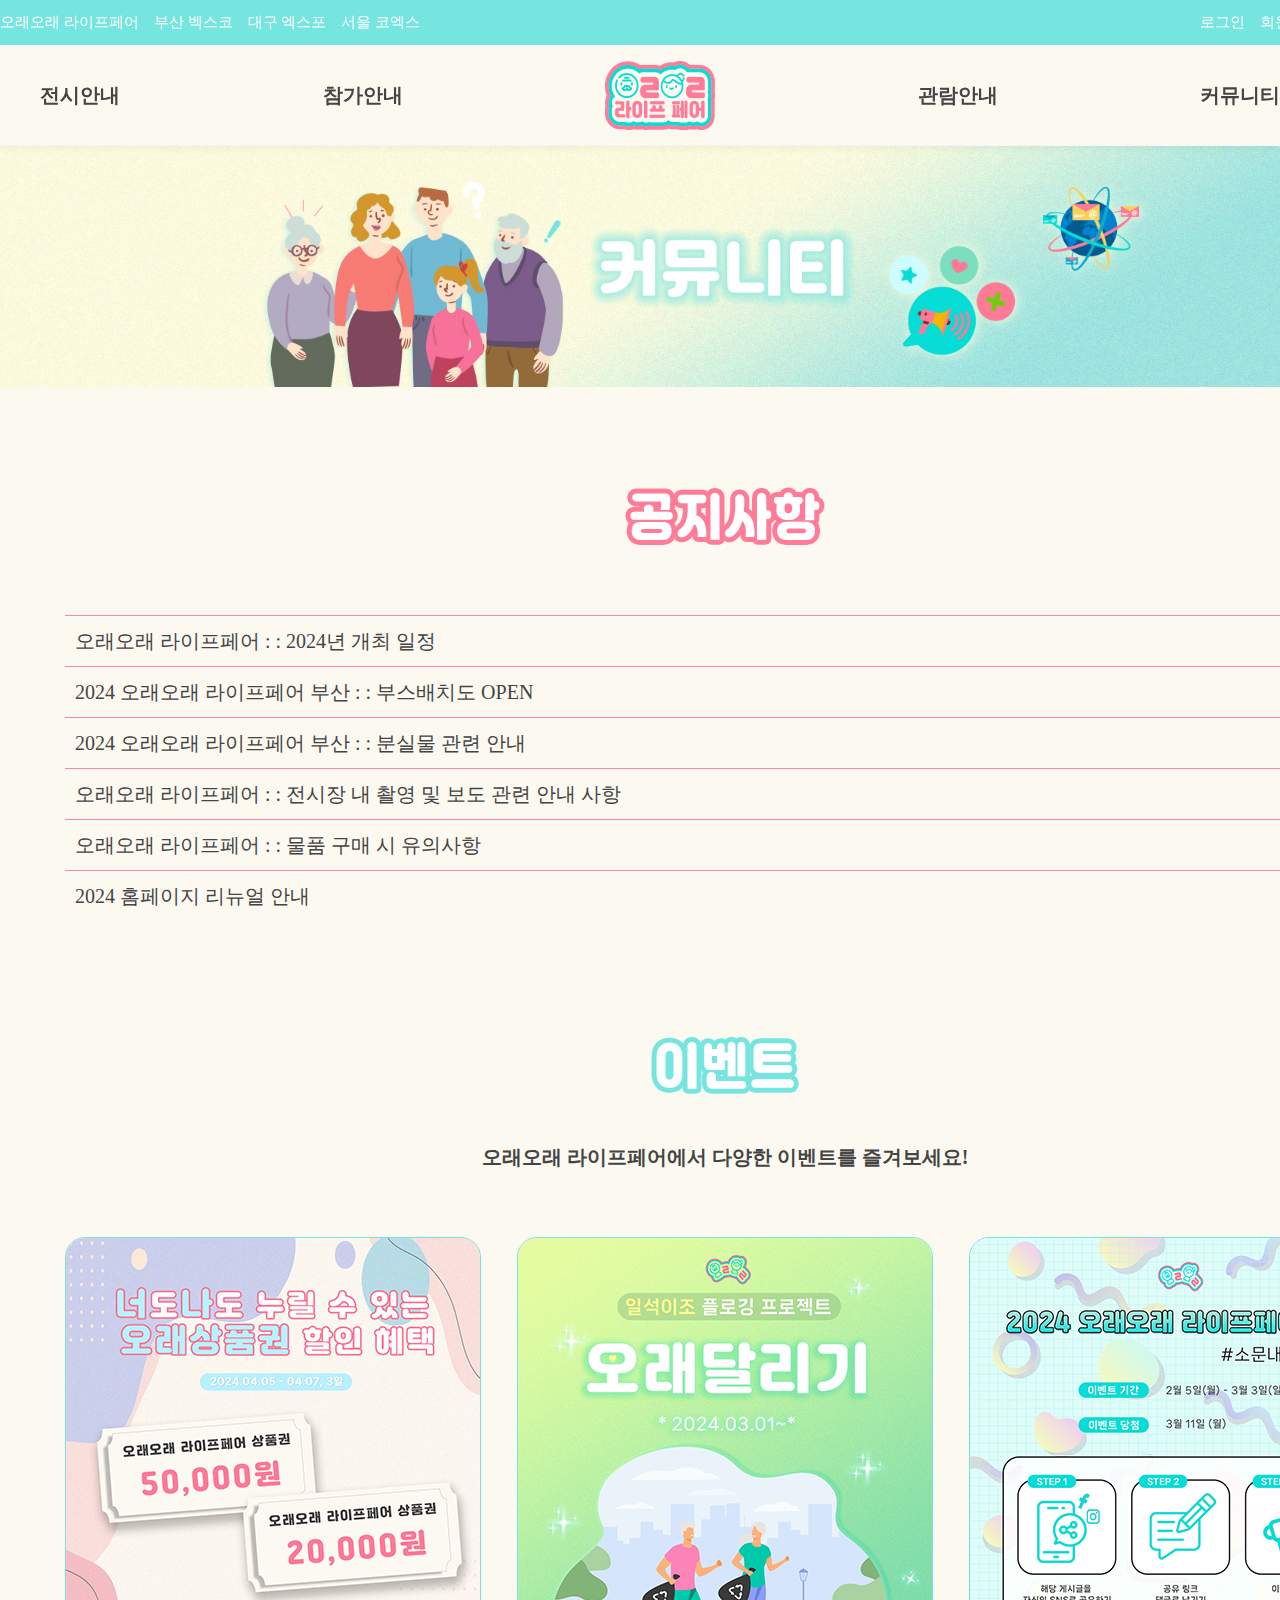
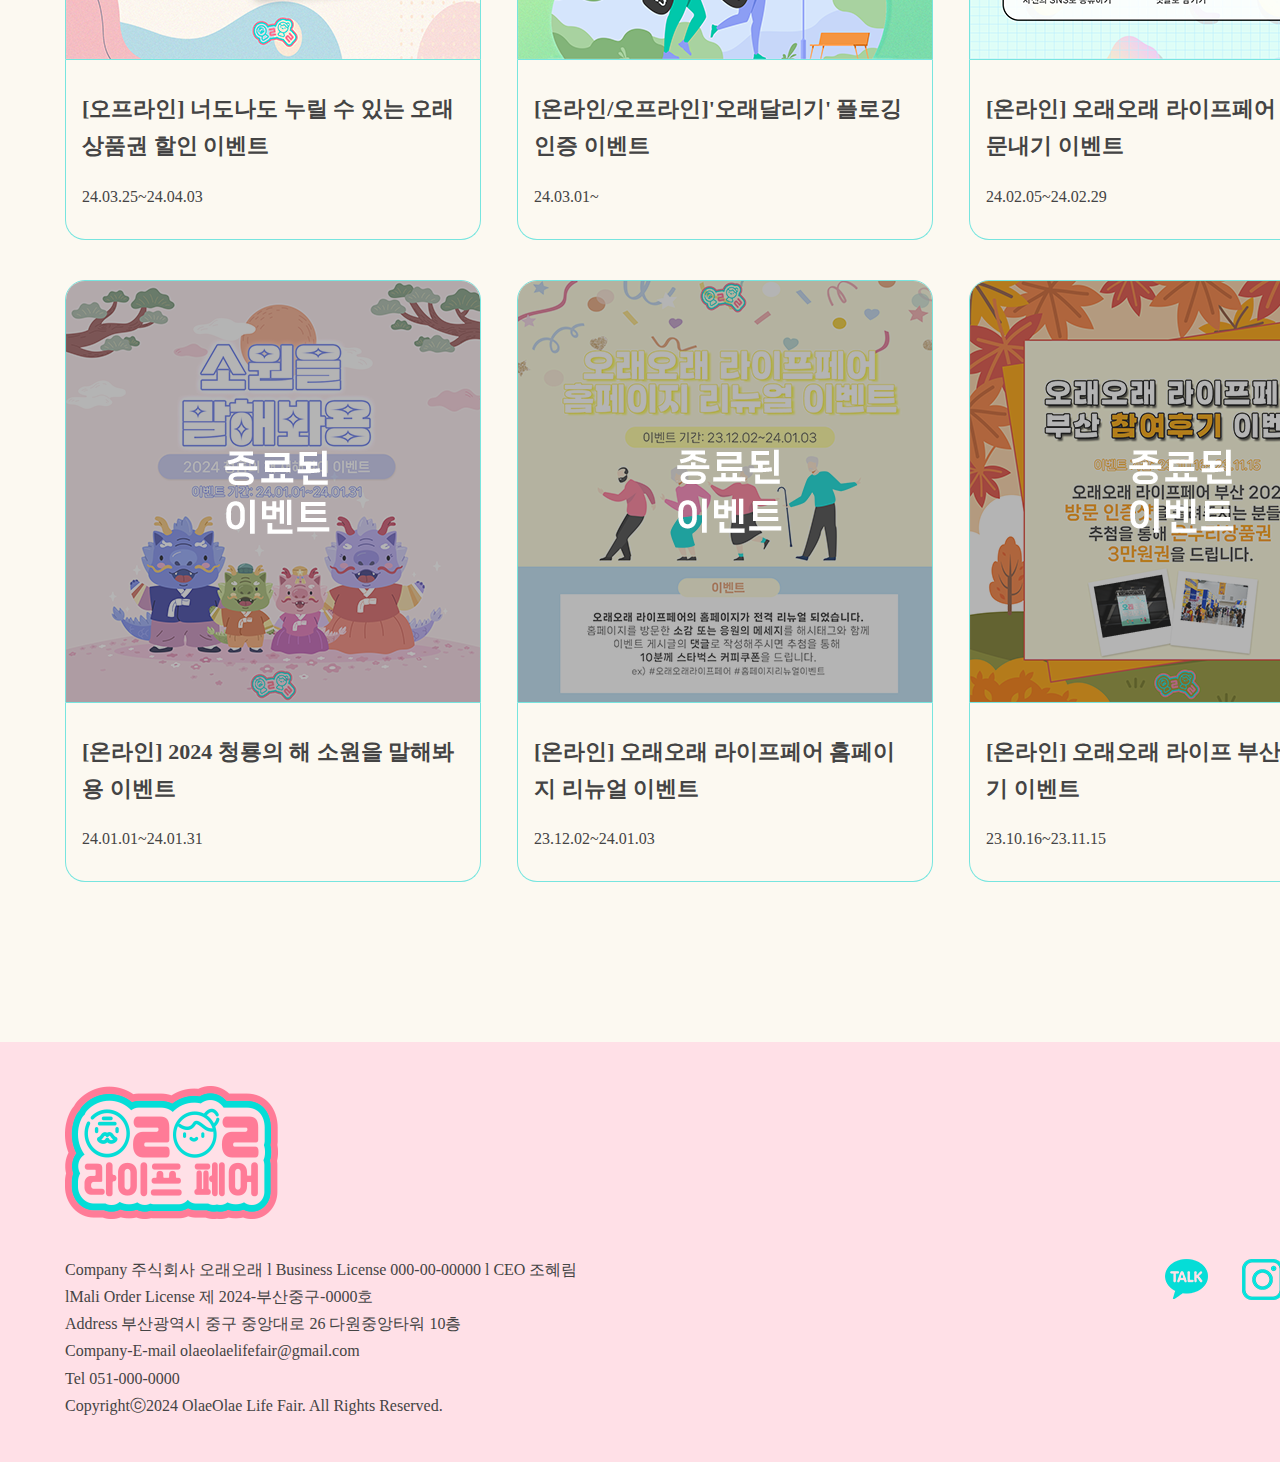
<file: sub4.html>
<!DOCTYPE html>
<html lang="en">

<head>
    <meta charset="UTF-8">
    <meta name="viewport" content="width=1450">
    <link rel="shortcut icon" href="./images/favicon.ico" type="image/x-icon">
    <!--웹폰트연결-->
    <link rel="stylesheet" href="./fonts/stylesheet.css">
    <link href="https://hangeul.pstatic.net/hangeul_static/css/nanum-square-neo.css" rel="stylesheet">
    <!--슬라이드 배너-->
    <link href="css/flickity-docs.css" rel="stylesheet" type="text/css">
    <script src="js/flickity-docs.min.js"></script>
    <link href="css/index.css" rel="stylesheet" type="text/css">
    <title>오래오래 라이프페어</title>
    <link rel="stylesheet" href="./css/style_sub4.css">
</head>

<body>
    <div id="top">
        <div class="top_inner">
            <!--가운데정렬-->
            <ul class="left_btn">
                <li><a href="#">오래오래 라이프페어</a></li>
                <li><a href="#">부산 벡스코</a></li>
                <li><a href="#">대구 엑스포</a></li>
                <li><a href="#">서울 코엑스</a></li>
            </ul>
            <ul>
                <li class="padding_right"><a href="#">로그인</a></li>
                <li><a href="#">회원가입</a></li>
            </ul>
        </div><!--top-->
    </div>
    <div id="header">
        <div class="header_inner">
            <!--가운데정렬-->
            <ul class="gnb">
                <li><a href="./sub1.html">전시안내</a>
                    <ul class="sub">
                        <li><a href="./sub1.html">전시소개</a></li>
                        <li><a href="./sub1.html">지난 전시회</a></li>
                    </ul>
                </li>
                <li><a href="./sub2.html">참가안내</a>
                    <ul class="sub">
                        <li><a href="./sub2.html">참가절차 및 신청</a></li>
                        <li><a href="./sub2.html">홍보안내</a></li>
                    </ul>
                </li>
                <li><a href="./index.html"><img src="./images/main_logo.png" alt="헤더로고"></a></li>
                <li><a href="#">관람안내</a>
                    <ul class="sub">
                        <li><a href="./sub3_1.html">입장절차 및 신청</a></li>
                        <li><a href="./sub3_2.html">참가업체 리스트 / 배치도</a></li>
                        <li><a href="./sub3_3.html">오시는 길</a></li>
                    </ul>
                </li>
                <li><a href="./sub4.html">커뮤니티</a>
                    <ul class="sub">
                        <li><a href="./sub4.html">공지사항</a></li>
                        <li><a href="./sub4.html">이벤트</a></li>
                    </ul>
                </li>
                <li class="sub_bg"></li>
            </ul>
        </div>
    </div><!--header-->
    <div id="banner">
        <img src="./images/sub4_banner.jpg" alt="배너 이미지">
    </div><!--banner-->
    <div id="notice">
        <h1><img src="./images/notice_title.png" alt="공지사항Title"></h1>
        <div class="notice_inner">
            <ul>
                <li>
                    <div class="title">
                        <div class="title_in">오래오래 라이프페어 : : 2024년 개최 일정 </div>
                        <div class="plus"><img src="images/plus_icon.png" alt="plus"></div>
                    </div>
                    <div class="text_info">
                        <p><img src="./images/notice_open.png" alt="개최일정 이미지"></p>
                        <div class="text_center">
                            <h4><b>
                                    <<2024 오래오래 라이프페어 :: 2024년 개최 일정>>
                                        <br><br>
                                </b></h4>
                            <div class="text_box">
                                <p><b>2024 오래오래 라이프페어 부산 : 4월 5일 - 4월 7일 부산 벡스코</b><br> <br></p>
                                <p><b>2024 오래오래 라이프페어 서울 : 5월 10일 - 5월 12일 서울 코엑스</b> <br><br></p>
                                <p><b>2024 오래오래 라이프페어 대구 : 6월 14일 - 6월 16일 대구 엑스포</b><br><br></p>
                            </div><!--text_box-->
                        </div>
                </li>
                <li>
                    <div class="title">
                        <div class="title_in">2024 오래오래 라이프페어 부산 : : 부스배치도 OPEN</div>
                        <div class="plus"><img src="images/plus_icon.png" alt="plus"></div>
                    </div>
                    <div class="text_info">
                        <p><img src="./images/sub3_2_layout_img.jpg" alt="부스배치도"></p>
                        <p><b>
                                <<2024 오래오래 라이프페어 부산 :: 부스배치도 OPEN>>
                            </b> <br></p>
                        <p>시니어를 위한 축제, <br>
                            '2024 오래오래 라이프페어 부산'의 부스배치도가 오픈되었습니다. </p>
                        <p>
                            지금 <b>웹 > 관람안내 > 참가업체 리스트 및 배치도</b>에서 부스배치도를 확인하세요
                        </p>
                        <div class="text_box">
                            <p><b>
                                    <<2024 오래오래 라이프페어 부산>>
                                </b></p>
                            <p>일시 : 4월 5일 - 4월 7일</p>
                            <p>시간 : 10:00 - 18:00 (일요일 17:30) </p>
                            <p>장소 : 부산 BEXCO</p>
                        </div>
                        <p>감사합니다.</p>
                    </div>
                </li>
                <li>
                    <div class="title">
                        <div class="title_in">2024 오래오래 라이프페어 부산 : : 분실물 관련 안내</div>
                        <div class="plus"><img src="images/plus_icon.png" alt="plus"></div>
                    </div>
                    <div class="text_info">
                        <p>안녕하세요.</p>
                        <p>오래오래 라이프페어 운영사무국입니다.</p>
                        <div class="text_box">
                            <p><b>1. 행사 당일 현장에서 분실물을 습득하시거나, 분실물이 생긴 경우 '운영 사무국'을 찾아주세요. <br> (주변 오래오래 라이프페어 스태프에게 운영사무국
                                    위치
                                    문의)</b>
                            </p>
                            <p><b>2.카카오톡 공식 채널"오래오래 라이프페어에서"에서 아래의 항목으로 작성하고 보내주세요. <br>
                                    제목 : [분실물 확인 요청] 분실물 품목 <br>
                                    내용 : 성함 / 연락처 / 분실 날짜 / 품목 / 기타 특이사항 및 비고 <br>
                                    위 내용을 상세히 남겨주시면, 접수된 분실물을 확인 후 4월 9일(화)부터 순차적으로 안내해 드립니다.</b></p>
                        </div><!--text_box-->
                        <p class="text_box">매회 많은 신용카드와 체크카드가 분실물로 접수되고 있습니다. <br>
                            관람 시 소지품 분실에 주의하여 주시기 바랍니다.</p>
                        <div class="text_box">
                            <p><b>
                                    <<2024 오래오래 라이프페어 부산>>
                                </b></p>
                            <p>일시 : 4월 5일 - 4월 7일</p>
                            <p>시간 : 10:00 - 18:00 (일요일 17:30) </p>
                            <p>장소 : 부산 BEXCO</p>
                        </div><!--text_box-->
                        <p>감사합니다.</p>
                    </div><!--text_info-->
                </li>
                <li>
                    <div class="title">
                        <div class="title_in">오래오래 라이프페어 : : 전시장 내 촬영 및 보도 관련 안내 사항</div>
                        <div class="plus"><img src="images/plus_icon.png" alt="plus"></div>
                    </div>
                    <div class="text_info">
                        <p><b>
                                <<오래오래 라이프페어 :: 전시장 내 촬영 및 보도 관련 안내 사항>>
                            </b></p>
                        <p>안녕하세요.</p>
                        <p>오래오래 라이프페어 운영사무국입니다.</p>
                        <div class="text_box">
                            <p><b>1. 전시장 전 구역 내의 촬영 및 보도 관련 취재는 주최사의 통제하에 사전에 협의가 이루어진 매체사만 허용됩니다.</b></p>
                            <p><b>2. 주최사 관계자에게 전시장 내에서 촬영된 사진 및 동영상을 포함한 모든 초상 저작물의 초상권(공표 거절권, 초상 영리권)
                                    사용이 허가됩니다.</b></p>
                            <p><b>3. 주최사 측은 전시장에서 촬영한 초상 저작물을 행사 홍보를 위한 영상, 인쇄, 옥외, 디지털 광고, 웹 및 모바일 채널에서
                                    원본 또는 편집된 형태로 <br>
                                    영구적으로 활용하는
                                    등 상업적으로 사용할 수 있는 권리가 있습니다.</b></p>
                            <p><b>4. 저작권 등의 문제로 부스 내부 촬영을 원치 않는 참가업체는 영상 편집 시 이를 참고할 수 있도록 반드시 부스 내에
                                    '촬영 금지' 표식을 부착하여
                                    주시기 바랍니다.</b></p>
                        </div><!--text_box-->
                        <p class="text_box"> 이 안내문은 이 시간 이후 (주)오래오래 라이프페어가 진행하는 행사에서 법적 효력이 있으며, 법에 따라 통제받음을 알려 드립니다.
                        </p>
                        <p>감사합니다.</p>
                    </div>
                </li>
                <li>
                    <div class="title">
                        <div class="title_in">오래오래 라이프페어 : : 물품 구매 시 유의사항</div>
                        <div class="plus"><img src="images/plus_icon.png" alt="plus"></div>
                    </div>
                    <div class="text_info">
                        <p><b>
                                <<오래오래 라이프페어 :: 물품 구매 시 유의 사항>>
                            </b>
                        </p>
                        <p>안녕하세요. </p>
                        <p>오래오래 라이프페어 운영사무국입니다. <br>
                            전시 현장에서 물품 구매 시 중요한 유의사항을 안내드립니다.</p>
                        <div class="text_box">
                            <p><b>1. 구매 시 반드시 제품의 '유통기한' 또는 '소비기한'을 확인하여 주세요.
                                    <br>(구매 제품을 사용하는 소비 기간에 따라 기한이 충분한지 체크 후 구매하시기
                                    바랍니다)</b></p>
                            <p><b>2. 오래오래 라이프페어 전시 주최사인 (주)오래오래 라이프페어는 각 참가 업체(브랜드) 제품 판매의 당사자가 아니기에 <br>제품의 주문, 환불, 교환
                                    등
                                    의무와 책임을 부담하지 않습니다. <br>따라서 제품에 대한 문의(환불, 교환, AS 등)는 각 참가 업체(브랜드)에서만 가능합니다.</b></p>
                            <p><b>3. 제품 구매 또는 계약 시 구매한 참가 업체명/부스번호/ 담당자 명 등 정보를 반드시 메모하시고,<br>구매 영수증/주문서/배송 계약서 등을 요청하여
                                    보관하시기
                                    바랍니다. </b></p>
                            <p><b> 4. 제품의 불량/교환/환불 문의는 아래와 같습니다. <br>
                                    - 전시 기간 중 문의 사항 : 오래오래 라이프페어 홈페이지 SNS 채널을 활용하여 참가 업체명과 함께 상세 내용을 작성하여 문의해 주시기 바랍니다.
                                    <br>
                                    - 전시 기간 종료 후 문의 사항 : 제품을 구매하신 참가 업체(브랜드)의 홈페이지, SNS 또는 고객센터에 해당 내용을 문의하여 주시기
                                    바랍니다.</b>
                            </p>
                        </div><!--text_box-->

                        <p> 감사합니다.</p>
                    </div>
                </li>
                <li>
                    <div class="title">
                        <div class="title_in">2024 홈페이지 리뉴얼 안내</div>
                        <div class="plus"><img src="images/plus_icon.png" alt="plus"></div>
                    </div>
                    <div class="text_info">
                        <p>안녕하세요</p>
                        <p>오래오래 라이프페어 운영사무국입니다.</p>
                        <p> 더욱 유용한 정보를 제공하고, 편리한 이용을 위하여 홈페이지가 새로운 모습으로 리뉴얼 되었습니다.</p>
                        <p>리뉴얼된 홈페이지를 통해 보다 빠르게 오래오래 라이프페어의 소식을 전해드리도록 하겠습니다.</p>
                        <p><b>리뉴얼 기념으로 이벤트도 함께 진행중이니 많은 관심 부탁드립니다.</b></p>
                        <p> 감사합니다.</p>
                    </div>
                </li>
            </ul>
        </div><!--notice_inner-->
    </div><!--notice-->
    <div id="event">
        <div class="event_inner">
            <div class="text_center">
                <h3><img src="./images/event_title.png" alt="이벤트"></h3>
                <h6>오래오래 라이프페어에서 다양한 이벤트를 즐겨보세요!</h6>
            </div><!--text_center-->
            <ul class="event_banner_flex">
                <li><a href="#">
                        <div class="event_img_box">
                            <a href="#"><img src="./images/sub4_event_banner1.png" alt="오래상품권할인이벤트"></a>
                        </div> <!--event_img_box-->
                        <div class="event_text_box">
                            <h2>[오프라인] 너도나도 누릴 수 있는
                                오래상품권 할인 이벤트</h2>
                            <p>24.03.25~24.04.03</p>
                        </div><!--event_text_box-->
                    </a>
                </li>
                <li><a href="#">
                        <div class="event_img_box">
                            <a href="#"><img src="./images/sub4_event_banner2.png" alt="플로깅이벤트"></a>
                        </div> <!--event_img_box-->
                        <div class="event_text_box">
                            <h2>[온라인/오프라인]'오래달리기' 플로깅
                                인증 이벤트</h2>
                            <p>24.03.01~</p>
                        </div><!--event_text_box-->
                    </a>
                </li>
                <li><a href="#">
                        <div class="event_img_box">
                            <a href="#"><img src="./images/sub4_event_banner3.png" alt="소문내기이벤트"></a>
                        </div> <!--event_img_box-->
                        <div class="event_text_box">
                            <h2>[온라인] 오래오래 라이프페어 부산
                                소문내기 이벤트</h2>
                            <p>24.02.05~24.02.29</p>
                        </div><!--event_text_box-->
                    </a>
                </li>
                <li><a href="#">
                        <div class="event_img_box">
                            <a href="#"><img src="./images/sub4_event_banner4.png" alt="소원이벤트"></a>
                        </div> <!--event_img_box-->
                        <div class="event_text_box">
                            <h2>[온라인] 2024 청룡의 해
                                소원을 말해봐용 이벤트</h2>
                            <p>24.01.01~24.01.31</p>
                        </div><!--event_text_box-->
                    </a>
                </li>
                <li><a href="#">
                        <div class="event_img_box">
                            <a href="#"><img src="./images/sub4_event_banner5.png" alt="홈페이지리뉴얼이벤트"></a>
                        </div> <!--event_img_box-->
                        <div class="event_text_box">
                            <h2>[온라인] 오래오래 라이프페어 홈페이지 리뉴얼 이벤트</h2>
                            <p>23.12.02~24.01.03</p>
                        </div><!--event_text_box-->
                    </a>
                </li>
                <li><a href="#">
                        <div class="event_img_box">
                            <a href="#"><img src="./images/sub4_event_banner6.png" alt="참여후기이벤트"></a>
                        </div> <!--event_img_box-->
                        <div class="event_text_box">
                            <h2>[온라인] 오래오래 라이프 부산
                                참여후기 이벤트</h2>
                            <p>23.10.16~23.11.15</p>
                        </div><!--event_text_box-->
                    </a>
                </li>
            </ul>
        </div><!--event_inner-->
    </div><!--event-->
    <div id="footer">
        <div class="footer_inner">
            <div class="footer_left">
                <img src="./images/footer_logo.png" alt="로고">
                <p>Company 주식회사 오래오래 l Business License 000-00-00000 l CEO 조혜림 <br>
                    lMali Order License 제 2024-부산중구-0000호 <br>
                    Address 부산광역시 중구 중앙대로 26 다원중앙타워 10층 <br>
                    Company-E-mail olaeolaelifefair@gmail.com <br>
                    Tel 051-000-0000 <br>
                    Copyrightⓒ2024 OlaeOlae Life Fair. All Rights Reserved.
                </p>
            </div><!--footer_left-->
            <div class="footer_right">
                <a href="https://pf.kakao.com/_TsIAE" target="_blank"><img src="./images/footer_kakaotalkpng.png"
                        alt="카카오톡"></a>
                <a href="https://www.instagram.com/" target="_blank"><img src="./images/footer_instagram.png"
                        alt="인스타그램"></a>
                <a href="https://www.facebook.com/" target="_blank"><img src="./images/footer_facebook.png"
                        alt="페이스북"></a>
            </div>
        </div><!--footer_inner-->
    </div><!--footer-->

    <!--라이브러리-->
    <script src="./js/jquery-3.6.4.min.js"></script>
    <script src="./js/sub_menu.js"></script>
    <!--notice-->
    <script src="js/jquery-3.5.1.min.js"></script>
    <script src="./js/notice_script.js"></script>
</body>

</html>
</file>
<file: fonts/stylesheet.css>
@font-face {
    font-family: 'Jalnan2-Regular';
    src: url('Jalnan2-Regular.woff2') format('woff2'),
        url('Jalnan2-Regular.woff') format('woff');
    font-weight: normal;
    font-style: normal;
    font-display: swap;
}

@font-face {
    font-family: 'Jalnan 2 TTF';
    src: url('Jalnan2TTF.woff2') format('woff2'),
        url('Jalnan2TTF.woff') format('woff');
    font-weight: normal;
    font-style: normal;
    font-display: swap;
}
</file>
<file: css/style_sub1.css>
@charset "utf-8";

* {
    margin: 0;
    padding: 0;
}

a {
    text-decoration: none;
    color: inherit;
}

ul,
ol {
    list-style: none;
}

img,
video,
iframe {
    vertical-align: middle;
}

body {
    font-size: 20px;
    color: #444444;
    min-width: 1450px;
    font-family: 'NanumSquareNeo';
    line-height: 1.5;
    /* font-family: 'Jalnan2-Regular';*/
    /*font-family: 'NanumSquareNeoLight';
font-family: 'NanumSquareNeo';
font-family: 'NanumSquareNeoBold';
font-family: 'NanumSquareNeoExtraBold';
font-family: 'NanumSquareNeoHeavy';*/
}

::-webkit-scrollbar {
    width: 10px;
    /* 스크롤바의 너비 */
}

::-webkit-scrollbar-thumb {
    height: 20%;
    /* 스크롤바의 길이 */
    background: #ff88a1;
    border-radius: 10px;
}

::-webkit-scrollbar-track {
    background: rgba(255, 225, 206, 0.1);
    /*스크롤바 뒷 배경 색상*/
}

/*top*/
#top {
    background-color: #77e5df;
    position: fixed;
    width: 100%;
    top: 0;
    left: 0;
    z-index: 50;
}

.top_inner {
    width: 1320px;
    height: 45px;
    margin: 0 auto;
    color: white;
    display: flex;
    justify-content: space-between;
    align-items: center;
}

.top_inner ul {
    display: flex;
    align-items: center;
    font-size: 15px;
}

.top_inner ul.left_btn li {
    padding: 15px 15px 15px 0;
}

.top_inner ul li {
    padding: 15px 0;
}

.top_inner ul li.padding_right {
    padding: 15px 15px 15px 0;
}

/*header*/
#header {
    position: fixed;
    width: 100%;
    top: 45px;
    left: 0;
    z-index: 50;
    background-color: #fcf9f1;
    box-shadow: 0px 3.5px 7px rgba(0, 0, 0, 0.05);
}

.header_inner {
    width: 1320px;
    height: 100px;
    margin: 0 auto;
}

.header_inner>ul {
    height: 100%;
    display: flex;
    align-items: center;
    justify-content: space-between;
}

.header_inner>ul>li>a {
    font-family: 'NanumSquareNeoHeavy';
}

#header:hover {
    box-shadow: 0px 3.5px 3.5px rgba(0, 0, 0, 0.1);
}

.gnb {
    display: flex;
}

.gnb>li {
    font-weight: bold;
    padding: 30px 40px;
}

.gnb>li {
    position: relative;
}

.gnb>li:hover>a {
    color: #ff88a1;
    transition: all 0.3s;
    border-bottom: 2px solid #ff88a1;
}

.gnb>li:nth-child(3):hover>a {
    border: none;
}

.sub {
    position: absolute;
    top: 100%;
    left: 0;
    width: 100%;
    z-index: 5;
    display: none;
    margin: 15px 0;
}

.sub li {
    font-size: 18px;
    color: #666;
    font-weight: normal;
    padding: 10px 0;
    text-align: center;
}

.sub li:hover a {
    color: #ff88a1;
    transition: all 0.3s;
}

.gnb {
    position: relative;
    display: flex;

}

.gnb>.sub_bg {
    display: none;
    position: absolute;
    top: 100%;
    left: 0;
    height: 200px;
    width: 100%;
    background-color: #fcf9f1;
    opacity: 0.9;
    border-radius: 0 0 50px 50px;
    padding: 0;
    border-bottom: 2px solid #ff88a1;
    border-left: 2px solid #ff88a1;
    border-right: 2px solid #ff88a1;
}

/*background*/
#background {
    background: url(../images/sub1_background_bg.jpg) no-repeat center top;
    margin-top: 146px;
    height: 1338px;
}

.background_inner {
    margin: 0 auto;
    text-align: center;
}

.background_inner img {
    margin-top: 103px;
}

.background_inner h6 {
    margin: 87px;
    font-size: 30px;
    font-family: 'NanumSquareNeoExtraBold';
}

/*brandstory*/
#brandstory {
    background-color: #fcf9f1;
    background-image: url(../images/sub1_brandstory_slogan_bg.png), url(../images/sub1_brandstory_oleolelife_bg.png);
    background-repeat: no-repeat, no-repeat;
    background-position: left 778px, right 1720px;
    overflow: hidden;
}

.brandstory_inner {
    width: 1320px;
    margin: 0 auto;
}

.brandstory_inner>p {
    text-align: center;
    padding-top: 100px;
    padding-bottom: 70px;
}


.brandstory_flex {
    display: flex;
    justify-content: space-around;
}

.brandstory_text h1 {
    padding-top: 67px;
    padding-bottom: 15px;
}

.brandstory_text p {
    padding-left: 47px;
    line-height: 1.7;
}

.brandstory_text p span {
    font-family: 'NanumSquareNeoExtraBold';
}

.blue_box {
    padding-top: 74px;
    padding-left: 200px;
    display: flex;
    align-items: center;
    justify-content: space-around;
    text-align: center;
    position: relative;
}

@keyframes up_and_down {
    0% {
        transform: translateY(5px);
    }

    50% {
        transform: translateY(-5px);
    }

    100% {
        transform: translateY(5px);
    }
}

.heart {
    position: absolute;
    top: 150px;
    left: -120px;
    animation: up_and_down 1.3s linear infinite;
}

.music {
    position: absolute;
    top: 260px;
    left: -51px;
    animation: up_and_down 1.3s linear infinite;
}

@keyframes left_right {
    0% {
        transform: translate(0, 0);
    }

    40% {
        transform: translate(-10px, 10px);
    }

    80% {
        transform: translate(10px -10px);
    }

    100% {
        transform: translate(0, 0);
    }
}

.pencil {
    position: absolute;
    top: 340px;
    left: -120px;
    animation: left_right 1.3s linear infinite;
}

.slogan_img {
    text-align: right;
    padding: 138px 0;
}

.olaeolae {
    display: flex;
    justify-content: space-around;
    padding-top: 180px;
    padding-bottom: 130px;
    position: relative;
}

@keyframes walk {
    0% {
        left: 0;
    }

    48% {
        left: 900px;
        transform: rotateY(0deg);
    }

    49% {
        left: 900px;
        transform: rotateY(180deg);
    }

    100% {
        left: 0;
        transform: rotateY(180deg);

    }
}

.walk {
    position: absolute;
    top: -80px;
    left: 0;
    width: 200px;
    animation: walk 12s linear infinite;
}

.olae_text {
    text-align: right;
}

.olae_text h3 {
    padding-bottom: 45px;
}

.olae_text p {
    padding-bottom: 130px;
}

.brandidentity {
    position: relative;
}

.brandidentity>h4 {
    padding-bottom: 45px;
}

.brandidentity_flex {
    display: flex;
    justify-content: space-between;
    padding-bottom: 170px;
}

.color {
    position: absolute;
    bottom: 136px;
    right: 405px;
}

.rainbow {
    position: absolute;
    top: 600px;
    right: -150px;
    animation: left_right 1.3s linear infinite;
}

.olaeolae {
    position: relative;
}

@keyframes shake {
    0% {
        transform: rotate(5deg);
    }

    100% {
        transform: rotate(-5deg);
    }

}

.olae_title {
    position: absolute;
    top: 300px;
    left: -200px;
    animation: shake 1.5s linear infinite;
}

.clover {
    position: absolute;
    bottom: -30px;
    right: -145px;
    animation: up_and_down 1.3s linear infinite;
}

/*video_banner*/
.video_banner {
    background-color: #ffe0e7;
    margin-bottom: 115px 0;
}

.video_banner_inner {
    width: 1320px;
    margin: 0 auto;
    text-align: center;
    padding-top: 115px;
    padding-bottom: 50px;
}


.video_banner_inner h1 {
    font-family: 'Jalnan2-Regular';
    font-size: 40px;
    padding: 50px 0;
}

.video_banner_inner p {
    line-height: 2;
    padding-bottom: 90px;
    font-size: 30px;
}

#misson {
    background-color: #fcf9f1;
    padding-top: 100px;
}

.misson_inner {
    display: flex;
    justify-content: center;
    text-align: center;
    align-items: center;
    height: 516px;
    background-image: url(../images/sub1_mission_bg.png);
    background-attachment: fixed;
    background-size: cover;
}

.misson_inner p {
    color: white;
}

.misson_inner p span {
    font-size: 40px;
    font-family: 'NanumSquareNeoExtraBold';
}

/*core_value*/
#core_value {
    background-color: #fcf9f1;
}

.core_value_inner {
    width: 1320px;
    margin: 0 auto;
}

.core_value_inner>h1 {
    text-align: center;
    padding-top: 125px;
    padding-bottom: 85px;
}

.core_value_inner .core_flex {
    display: flex;
    justify-content: space-between;
    align-items: center;
    padding-bottom: 100px;
}

#slide {
    text-align: center;
    width: 100%;
    overflow: hidden;
    position: relative;
    padding: 15px 0;
    background-color: #fffcdd;
}

/*width를 본인에 맞게 수정하여 사용하세요 ! --아래 3개*/
.slide_inner {
    width: 3600px;
    /*ul길이의 두배!*/
    display: flex;
    animation: rotate 10s linear infinite;
}

.slide_inner ul {
    display: flex;
    align-items: center;
    width: 1800px;
    /*li크기를 전부합한것보다 더 여유있게.*/
    justify-content: space-around;
}

.slide_inner ul li {
    width: 300px;
}

.misson_inner p {
    text-shadow: 5px 5px 5px rgba(0, 0, 0, 0.7);
}

@keyframes rotate {
    0% {
        margin-left: 0;
    }

    100% {
        margin-left: -1800px;
        /*slide_inner의 ul길이와 동일하게 - 설정합니다!*/
    }
}

/*last_exhibition
*/
#last_exhibition {
    background-color: #fcf9f1;
    padding-bottom: 130px;
}

.last_exhibition_inner {
    width: 1320px;
    margin: 0 auto;
    text-align: center;
}

.last_exhibition_inner h1 {
    padding-top: 113px;
    padding-bottom: 76px;
}

.swiper-horizontal>.swiper-pagination-bullets,
.swiper-pagination-bullets.swiper-pagination-horizontal,
.swiper-pagination-custom,
.swiper-pagination-fraction {
    display: none;
}

/*footer*/
#footer {
    background-color: #ffe0e7;
}

.footer_inner {
    width: 1320px;
    margin: 0 auto;
    height: 420px;
    display: flex;
    justify-content: space-between;
    align-items: center;
}

.footer_left {
    text-align: left;
}

.footer_left img {
    padding-bottom: 37px;
}

.footer_left p {
    font-size: 16px;
    line-height: 1.7;
}

.footer_right a {
    display: inline-block;
    margin-right: 28px;
    margin-top: 54px;
}

.footer_right a img {
    width: 100%;
}
</file>
<file: css/style_sub2.css>
@charset "utf-8";

* {
    margin: 0;
    padding: 0;
}

a {
    text-decoration: none;
    color: inherit;
}

ul,
ol {
    list-style: none;
}

img,
video,
iframe {
    vertical-align: middle;
}

body {
    font-size: 20px;
    color: #444444;
    min-width: 1450px;
    font-family: 'NanumSquareNeo';
    line-height: 1.5;
    /* font-family: 'Jalnan2-Regular';*/
    /*font-family: 'NanumSquareNeoLight';
font-family: 'NanumSquareNeo';
font-family: 'NanumSquareNeoBold';
font-family: 'NanumSquareNeoExtraBold';
font-family: 'NanumSquareNeoHeavy';*/
}

::-webkit-scrollbar {
    width: 10px;
    /* 스크롤바의 너비 */
}

::-webkit-scrollbar-thumb {
    height: 20%;
    /* 스크롤바의 길이 */
    background: #ff88a1;
    border-radius: 10px;
}

::-webkit-scrollbar-track {
    background: rgba(255, 225, 206, 0.1);
    /*스크롤바 뒷 배경 색상*/
}

/*top*/
#top {
    background-color: #77e5df;
    position: fixed;
    width: 100%;
    top: 0;
    left: 0;
    z-index: 50;
}

.top_inner {
    width: 1320px;
    height: 45px;
    margin: 0 auto;
    color: white;
    display: flex;
    justify-content: space-between;
    align-items: center;
}

.top_inner ul {
    display: flex;
    align-items: center;
    font-size: 15px;
}

.top_inner ul.left_btn li {
    padding: 15px 15px 15px 0;
}

.top_inner ul li {
    padding: 15px 0;
}

.top_inner ul li.padding_right {
    padding: 15px 15px 15px 0;
}

/*header*/
#header {
    position: fixed;
    width: 100%;
    top: 45px;
    left: 0;
    z-index: 50;
    background-color: #fcf9f1;
    box-shadow: 0px 3.5px 7px rgba(0, 0, 0, 0.05);
}

.header_inner {
    width: 1320px;
    height: 100px;
    margin: 0 auto;
}

.header_inner>ul {
    height: 100%;
    display: flex;
    align-items: center;
    justify-content: space-between;
}

.header_inner>ul>li>a {
    font-family: 'NanumSquareNeoHeavy';
}

#header:hover {
    box-shadow: 0px 3.5px 3.5px rgba(0, 0, 0, 0.1);
}

.gnb {
    display: flex;
}

.gnb>li {
    font-weight: bold;
    padding: 30px 40px;
}

.gnb>li {
    position: relative;
}

.gnb>li:hover>a {
    color: #ff88a1;
    transition: all 0.3s;
    border-bottom: 2px solid #ff88a1;
}

.sub {
    position: absolute;
    top: 100%;
    left: 0;
    width: 100%;
    z-index: 5;
    display: none;
    margin: 15px 0;
}

.sub li {
    font-size: 18px;
    color: #666;
    font-weight: normal;
    padding: 10px 0;
    text-align: center;
}

.sub li:hover a {
    color: #ff88a1;
    transition: all 0.3s;
}

.gnb>li:nth-child(3):hover>a {
    border: none;
}

.gnb {
    position: relative;
    display: flex;

}

.gnb>.sub_bg {
    display: none;
    position: absolute;
    top: 100%;
    left: 0;
    height: 200px;
    width: 100%;
    background-color: #fcf9f1;
    opacity: 0.9;
    border-radius: 0 0 50px 50px;
    padding: 0;
    border-bottom: 2px solid #ff88a1;
    border-left: 2px solid #ff88a1;
    border-right: 2px solid #ff88a1;
}

/*banner*/
#banner {
    margin-top: 146px;
}

#banner img {
    width: 100%;
}

/*participation*/
#participation {
    background-color: #fcf9f1;
}

.participation_inner {
    width: 1320px;
    margin: 0 auto;
}

.participation_inner h1 {
    padding-top: 120px;
    padding-bottom: 47px;
}

.img_box {
    margin-bottom: 100px;
    display: flex;
    align-items: center;
    justify-content: space-between;
}

.participation_inner p.text {
    line-height: 1.8;
    font-family: 'NanumSquareNeoBold';
    margin-bottom: 80px;
}

.participation_inner p span {
    font-family: 'NanumSquareNeo';
}

.participation_inner h2 {
    padding-bottom: 65px;
}

@keyframes btn1 {
    from {
        transform: translateX(0);
    }

    to {
        transform: translateX(5px);
    }
}

.arrow {
    animation: btn1 0.5s linear infinite alternate;
}

.ask_box {
    background: url(../images/participation\ ask_bg.png) no-repeat;
    width: 100%;
    display: flex;
    align-items: center;
    height: 117px;
}

.ask_box img {
    padding: 20px;
}

.part_btn {
    margin-top: 60px;
    margin-left: 45%;
    margin-bottom: 30px;
    font-family: 'NanumSquareNeoExtraBold';
    font-size: 20px;
    text-align: center;
}

.btn-bubble {
    display: inline-block;
    z-index: 1;
    position: relative;
    overflow: hidden;
    text-align: center;
    width: 180px;
    height: 45px;
    line-height: 41px;
    -webkit-box-sizing: border-box;
    box-sizing: border-box;
    border-radius: 23px !important;
    background: transparent;
    font-size: 16px;
    -webkit-transition: color 0.45s;
    transition: color 0.45s;
    color: #ff88a1;
    border: 2px solid #ff88a1;
    font-weight: 500;
}


.btn-bubble .btn-bubble-inner {
    z-index: -1;
    overflow: hidden;
    position: absolute;
    left: 0;
    top: 0;
    width: 100%;
    height: 100%;
}

.btn-bubble .btn-bubble-itembox {
    position: relative;
    display: block;
    height: 100%;
    -webkit-filter: url(#bubble-start);
    filter: url(#bubble-start);
}


@supports ((-webkit-filter: url("#bubble-start")) or (filter: url("#bubble-start"))) .btn-bubble .btn-bubble-item {
    -webkit-transform: translate3d(0, 150%, 0) scale(1.4);
    transform: translate3d(0, 150%, 0) scale(1.4);
}

.btn-bubble .btn-bubble-item {
    position: absolute;
    top: 0;
    width: 25%;
    height: 100%;
    background: #ff88a1;
    border-radius: 100%;
    -webkit-transform: translate3d(0, 150%, 0) scale(1.7);
    transform: translate3d(0, 150%, 0) scale(1.7);
    -webkit-transition: -webkit-transform 0.45s;
    transition: -webkit-transform 0.45s;
    transition: transform 0.45s;
    transition: transform 0.45s, -webkit-transform 0.45s;
}

.btn-bubble .btn-bubble-item:nth-of-type(1) {
    left: 0%;
    -webkit-transition-delay: 0s;
    transition-delay: 0s;
}

.btn-bubble .btn-bubble-item:nth-of-type(2) {
    left: 30%;
    -webkit-transition-delay: 0.08s;
    transition-delay: 0.08s;
}

.btn-bubble .btn-bubble-item:nth-of-type(3) {
    left: 60%;
    -webkit-transition-delay: 0.16s;
    transition-delay: 0.16s;
}

.btn-bubble .btn-bubble-item:nth-of-type(4) {
    left: 90%;
    -webkit-transition-delay: 0.24s;
    transition-delay: 0.24s;
}

.btn-bubble:hover {
    color: #fff
}

.btn-bubble:hover .btn-bubble-item {
    transform: translateZ(0) scale(1.7);
}

/*promotion*/
#promotion {
    background-color: #fcf9f1;
}

.promotion_inner {
    width: 1320px;
    margin: 0 auto;
}

.promotion_inner h1 {
    padding-top: 93px;
    padding-bottom: 60px;
}

.flex_box1,
.flex_box2 {
    display: flex;
    align-items: center;
    justify-content: space-between;
}

.flex_box1 {
    padding-bottom: 100px;
}

.flex_box2 {
    padding-bottom: 130px;
}

/*footer*/
#footer {
    background-color: #ffe0e7;
}

.footer_inner {
    width: 1320px;
    margin: 0 auto;
    height: 420px;
    display: flex;
    justify-content: space-between;
    align-items: center;
}

.footer_left {
    text-align: left;
}

.footer_left img {
    padding-bottom: 37px;
}

.footer_left p {
    font-size: 16px;
    line-height: 1.7;
}

.footer_right a {
    display: inline-block;
    margin-right: 28px;
    margin-top: 54px;
}

.footer_right a img {
    width: 100%;
}
</file>
<file: css/style_sub3_1.css>
@charset "utf-8";

* {
    margin: 0;
    padding: 0;
}

a {
    text-decoration: none;
    color: inherit;
}

ul,
ol {
    list-style: none;
}

img,
video,
iframe {
    vertical-align: middle;
}

body {
    font-size: 20px;
    color: #444444;
    min-width: 1450px;
    font-family: 'NanumSquareNeo';
    line-height: 1.5;
    /* font-family: 'Jalnan2-Regular';*/
    /*font-family: 'NanumSquareNeoLight';
font-family: 'NanumSquareNeo';
font-family: 'NanumSquareNeoBold';
font-family: 'NanumSquareNeoExtraBold';
font-family: 'NanumSquareNeoHeavy';*/
}

::-webkit-scrollbar {
    width: 10px;
    /* 스크롤바의 너비 */
}

::-webkit-scrollbar-thumb {
    height: 20%;
    /* 스크롤바의 길이 */
    background: #ff88a1;
    border-radius: 10px;
}

::-webkit-scrollbar-track {
    background: rgba(255, 225, 206, 0.1);
    /*스크롤바 뒷 배경 색상*/
}

/*top*/
#top {
    background-color: #77e5df;
    position: fixed;
    width: 100%;
    top: 0;
    left: 0;
    z-index: 50;
}

.top_inner {
    width: 1320px;
    height: 45px;
    margin: 0 auto;
    color: white;
    display: flex;
    justify-content: space-between;
    align-items: center;
}

.top_inner ul {
    display: flex;
    align-items: center;
    font-size: 15px;
}

.top_inner ul.left_btn li {
    padding: 15px 15px 15px 0;
}

.top_inner ul li {
    padding: 15px 0;
}

.top_inner ul li.padding_right {
    padding: 15px 15px 15px 0;
}

/*header*/
#header {
    position: fixed;
    width: 100%;
    top: 45px;
    left: 0;
    z-index: 50;
    background-color: #fcf9f1;
    box-shadow: 0px 3.5px 7px rgba(0, 0, 0, 0.05);
}

.header_inner {
    width: 1320px;
    height: 100px;
    margin: 0 auto;
}

.header_inner>ul {
    height: 100%;
    display: flex;
    align-items: center;
    justify-content: space-between;
}

.header_inner>ul>li>a {
    font-family: 'NanumSquareNeoHeavy';
}

#header:hover {
    box-shadow: 0px 3.5px 3.5px rgba(0, 0, 0, 0.1);
}

.gnb {
    display: flex;
}

.gnb>li {
    font-weight: bold;
    padding: 30px 40px;
}

.gnb>li {
    position: relative;
}

.gnb>li:hover>a {
    color: #ff88a1;
    transition: all 0.3s;
    border-bottom: 2px solid #ff88a1;
}

.sub {
    position: absolute;
    top: 100%;
    left: 0;
    width: 100%;
    z-index: 5;
    display: none;
    margin: 15px 0;
}

.sub li {
    font-size: 18px;
    color: #666;
    font-weight: normal;
    padding: 10px 0;
    text-align: center;
}

.sub li:hover a {
    color: #ff88a1;
    transition: all 0.3s;
}

.gnb>li:nth-child(3):hover>a {
    border: none;
}

.gnb {
    position: relative;
    display: flex;

}

.gnb>.sub_bg {
    display: none;
    position: absolute;
    top: 100%;
    left: 0;
    height: 200px;
    width: 100%;
    background-color: #fcf9f1;
    opacity: 0.9;
    border-radius: 0 0 50px 50px;
    padding: 0;
    border-bottom: 2px solid #ff88a1;
    border-left: 2px solid #ff88a1;
    border-right: 2px solid #ff88a1;
}

/*banner*/
#banner {
    margin-top: 146px;
    background: url(../images/sub3_banner.png) no-repeat top center;
    width: 100%;
    height: 319px;
}

.flex_box {
    width: 655px;
    margin: 0 auto;
    display: flex;
    align-items: center;
    justify-content: center;
    padding-top: 190px;
    text-align: center;
}

.banner_btn a {
    display: block;
    border: #ff88a1 3px solid;
    padding: 10px 10px 0px;
    border-radius: 30px;
    color: #ff88a1;
    margin-left: 5px;
    font-family: 'Jalnan2-Regular';
}

.banner_btn a.on {
    color: #fff;
    background-color: #ff88a1;
}

.banner_btn a:hover {
    color: #fff;
    background-color: #ff88a1;
    transition: all 0.5s;
}

/*enter*/
#enter {
    background-color: #fcf9f1;
}

.enter_inner {
    width: 1320px;
    margin: 0 auto;
    overflow: hidden;
}

.enter_inner h1 {
    padding-top: 40px;
    padding-bottom: 20px;
}


.enter_inner ul li {
    padding-top: 15px;
}

.enter_inner ul li.bottom {
    padding-bottom: 60px;
}

.enter_inner>h2 {
    text-align: center;
    padding-bottom: 42px;
}

.order1 {
    display: flex;
    flex-flow: column wrap;
}

.order1>img {
    width: 484px;
}

.order1>.right {
    text-align: right;
}

.order1>.left_bottom {
    padding-bottom: 100px;
}

.part_btn {
    margin-top: 60px;
    margin-left: 45%;
    margin-bottom: 130px;
    font-family: 'NanumSquareNeoExtraBold';
    font-size: 20px;
    text-align: center;
}

.btn-bubble {
    display: inline-block;
    z-index: 1;
    position: relative;
    overflow: hidden;
    text-align: center;
    width: 180px;
    height: 45px;
    line-height: 41px;
    -webkit-box-sizing: border-box;
    box-sizing: border-box;
    border-radius: 23px !important;
    background: transparent;
    font-size: 16px;
    -webkit-transition: color 0.45s;
    transition: color 0.45s;
    color: #ff88a1;
    border: 2px solid #ff88a1;
    font-weight: 500;
}


.btn-bubble .btn-bubble-inner {
    z-index: -1;
    overflow: hidden;
    position: absolute;
    left: 0;
    top: 0;
    width: 100%;
    height: 100%;
}

.btn-bubble .btn-bubble-itembox {
    position: relative;
    display: block;
    height: 100%;
    -webkit-filter: url(#bubble-start);
    filter: url(#bubble-start);
}


@supports ((-webkit-filter: url("#bubble-start")) or (filter: url("#bubble-start"))) .btn-bubble .btn-bubble-item {
    -webkit-transform: translate3d(0, 150%, 0) scale(1.4);
    transform: translate3d(0, 150%, 0) scale(1.4);
}

.btn-bubble .btn-bubble-item {
    position: absolute;
    top: 0;
    width: 25%;
    height: 100%;
    background: #ff88a1;
    border-radius: 100%;
    -webkit-transform: translate3d(0, 150%, 0) scale(1.7);
    transform: translate3d(0, 150%, 0) scale(1.7);
    -webkit-transition: -webkit-transform 0.45s;
    transition: -webkit-transform 0.45s;
    transition: transform 0.45s;
    transition: transform 0.45s, -webkit-transform 0.45s;
}

.btn-bubble .btn-bubble-item:nth-of-type(1) {
    left: 0%;
    -webkit-transition-delay: 0s;
    transition-delay: 0s;
}

.btn-bubble .btn-bubble-item:nth-of-type(2) {
    left: 30%;
    -webkit-transition-delay: 0.08s;
    transition-delay: 0.08s;
}

.btn-bubble .btn-bubble-item:nth-of-type(3) {
    left: 60%;
    -webkit-transition-delay: 0.16s;
    transition-delay: 0.16s;
}

.btn-bubble .btn-bubble-item:nth-of-type(4) {
    left: 90%;
    -webkit-transition-delay: 0.24s;
    transition-delay: 0.24s;
}

.btn-bubble:hover {
    color: #fff
}

.btn-bubble:hover .btn-bubble-item {
    transform: translateZ(0) scale(1.7);
}

/*footer*/
#footer {
    background-color: #ffe0e7;
}

.footer_inner {
    width: 1320px;
    margin: 0 auto;
    height: 420px;
    display: flex;
    justify-content: space-between;
    align-items: center;
}

.footer_left {
    text-align: left;
}

.footer_left img {
    padding-bottom: 37px;
}

.footer_left p {
    font-size: 16px;
    line-height: 1.7;
}

.footer_right a {
    display: inline-block;
    margin-right: 28px;
    margin-top: 54px;
}

.footer_right a img {
    width: 100%;
}
</file>
<file: css/style_sub3_2.css>
@charset "utf-8";

* {
    margin: 0;
    padding: 0;
}

a {
    text-decoration: none;
    color: inherit;
}

ul,
ol {
    list-style: none;
}

img,
video,
iframe {
    vertical-align: middle;
}

body {
    font-size: 20px;
    color: #444444;
    min-width: 1450px;
    font-family: 'NanumSquareNeo';
    line-height: 1.5;
    /* font-family: 'Jalnan2-Regular';*/
    /*font-family: 'NanumSquareNeoLight';
font-family: 'NanumSquareNeo';
font-family: 'NanumSquareNeoBold';
font-family: 'NanumSquareNeoExtraBold';
font-family: 'NanumSquareNeoHeavy';*/
}

::-webkit-scrollbar {
    width: 10px;
    /* 스크롤바의 너비 */
}

::-webkit-scrollbar-thumb {
    height: 20%;
    /* 스크롤바의 길이 */
    background: #ff88a1;
    border-radius: 10px;
}

::-webkit-scrollbar-track {
    background: rgba(255, 225, 206, 0.1);
    /*스크롤바 뒷 배경 색상*/
}

/*top*/
#top {
    background-color: #77e5df;
    position: fixed;
    width: 100%;
    top: 0;
    left: 0;
    z-index: 50;
}

.top_inner {
    width: 1320px;
    height: 45px;
    margin: 0 auto;
    color: white;
    display: flex;
    justify-content: space-between;
    align-items: center;
}

.top_inner ul {
    display: flex;
    align-items: center;
    font-size: 15px;
}

.top_inner ul.left_btn li {
    padding: 15px 15px 15px 0;
}

.top_inner ul li {
    padding: 15px 0;
}

.top_inner ul li.padding_right {
    padding: 15px 15px 15px 0;
}

/*header*/
#header {
    position: fixed;
    width: 100%;
    top: 45px;
    left: 0;
    z-index: 50;
    background-color: #fcf9f1;
    box-shadow: 0px 3.5px 7px rgba(0, 0, 0, 0.05);
}

.header_inner {
    width: 1320px;
    height: 100px;
    margin: 0 auto;
}

.header_inner>ul {
    height: 100%;
    display: flex;
    align-items: center;
    justify-content: space-between;
}

.header_inner>ul>li>a {
    font-family: 'NanumSquareNeoHeavy';
}

#header:hover {
    box-shadow: 0px 3.5px 3.5px rgba(0, 0, 0, 0.1);
}

.gnb {
    display: flex;
}

.gnb>li {
    font-weight: bold;
    padding: 30px 40px;
}

.gnb>li {
    position: relative;
}

.gnb>li:hover>a {
    color: #ff88a1;
    transition: all 0.3s;
    border-bottom: 2px solid #ff88a1;
}

.sub {
    position: absolute;
    top: 100%;
    left: 0;
    width: 100%;
    z-index: 5;
    display: none;
    margin: 15px 0;
}

.sub li {
    font-size: 18px;
    color: #666;
    font-weight: normal;
    padding: 10px 0;
    text-align: center;
}

.sub li:hover a {
    color: #ff88a1;
    transition: all 0.3s;
}

.gnb>li:nth-child(3):hover>a {
    border: none;
}

.gnb {
    position: relative;
    display: flex;

}

.gnb>.sub_bg {
    display: none;
    position: absolute;
    top: 100%;
    left: 0;
    height: 200px;
    width: 100%;
    background-color: #fcf9f1;
    opacity: 0.9;
    border-radius: 0 0 50px 50px;
    padding: 0;
    border-bottom: 2px solid #ff88a1;
    border-left: 2px solid #ff88a1;
    border-right: 2px solid #ff88a1;
}

/*banner*/
#banner {
    margin-top: 146px;
    background: url(../images/sub3_banner.png) no-repeat top center;
    width: 100%;
    height: 319px;
}

.flex_box {
    width: 655px;
    margin: 0 auto;
    display: flex;
    align-items: center;
    justify-content: center;
    padding-top: 190px;
    text-align: center;
}

.banner_btn a {
    display: block;
    border: #ff88a1 3px solid;
    padding: 10px 10px 0px;
    border-radius: 30px;
    color: #ff88a1;
    margin-left: 5px;
    font-family: 'Jalnan2-Regular';
}

.banner_btn a.on {
    color: #fff;
    background-color: #ff88a1;
}

.banner_btn a:hover {
    color: #fff;
    background-color: #ff88a1;
    transition: all 0.5s;
}

/*attend_list*/
#attend_list {
    background-color: #fcf9f1;
}

.attend_list_inner {
    width: 1320px;
    margin: 0 auto;
}

.attend_list_inner>h1 {
    padding: 90px 0;
    text-align: center;
}

.attend_list_inner ul.list_banner {
    display: flex;
    justify-content: space-between;
    flex-wrap: wrap;
}

.attend_list_inner ul.list_banner li .list_img_box {
    border: #ff88a1 1px solid;
    border-radius: 20px 20px 0 0;
    overflow: hidden;
    width: 100%;
    position: relative;
}

.attend_list_inner ul.list_banner li .list_img_box .sub_title {
    position: absolute;
    bottom: 0;
    left: 0;
}

.attend_list_inner ul.list_banner li .list_img_box>a>img {
    transition: all 0.5s;
}

.attend_list_inner ul.list_banner li .list_img_box>a>img:hover {
    transform: scale(1.3, 1.3);
}

.attend_list_inner ul.list_banner li .list_text_box {
    border-bottom: #ff88a1 1px solid;
    border-left: #ff88a1 1px solid;
    border-right: #ff88a1 1px solid;
    border-radius: 0 0 20px 20px;
    padding: 30px 16px;
    box-sizing: border-box;
    margin-bottom: 85px;
}

.attend_list_inner ul.list_banner li .list_text_box h2 {
    font-size: 22px;
    padding: 10px 0;
    font-family: 'NanumSquareNeoExtraBold';
    line-height: 1.7;
}

ul.list_banner li .list_text_box ul.btn {
    display: flex;
    justify-content: flex-end;
}

ul.list_banner li .list_text_box ul.btn li {
    padding-right: 10px;
}

.attend_list_inner input {
    text-align: center;
    border: 1px solid #ff88a1;
    background: url(../images/sub3_2_q2.png) no-repeat 190px center;
    border-radius: 10px;
    outline: none;
    /*인풋태그를 클릭했을 때 생기는 바깥족 선을 없애는 코드*/
    padding: 10px 40px;
    padding-left: 15px;
    margin-bottom: 90px;
}

form {
    text-align: center;
}

.attend_list_inner input::placeholder {
    /*인풋태그의 placeholder글씨 스타일을 줄 수 있는 선택자*/
    color: #ff88a1;
}

/*layout*/
#layout {
    background-color: #fcf9f1;
}

.layout_inner {
    width: 1320px;
    margin: 0 auto;
    text-align: center;
}

.layout_inner h1 {
    margin-bottom: 54px;
}

.layout_inner p {
    padding-bottom: 130px;
}

/*footer*/
#footer {
    background-color: #ffe0e7;
}

.footer_inner {
    width: 1320px;
    margin: 0 auto;
    height: 420px;
    display: flex;
    justify-content: space-between;
    align-items: center;
}

.footer_left {
    text-align: left;
}

.footer_left img {
    padding-bottom: 37px;
}

.footer_left p {
    font-size: 16px;
    line-height: 1.7;
}

.footer_right a {
    display: inline-block;
    margin-right: 28px;
    margin-top: 54px;
}

.footer_right a img {
    width: 100%;
}
</file>
<file: css/style_sub3_3.css>
@charset "utf-8";

* {
    margin: 0;
    padding: 0;
}

a {
    text-decoration: none;
    color: inherit;
}

ul,
ol {
    list-style: none;
}

img,
video,
iframe {
    vertical-align: middle;
}

body {
    font-size: 20px;
    color: #444444;
    min-width: 1450px;
    font-family: 'NanumSquareNeo';
    line-height: 1.5;
    /* font-family: 'Jalnan2-Regular';*/
    /*font-family: 'NanumSquareNeoLight';
font-family: 'NanumSquareNeo';
font-family: 'NanumSquareNeoBold';
font-family: 'NanumSquareNeoExtraBold';
font-family: 'NanumSquareNeoHeavy';*/
}

::-webkit-scrollbar {
    width: 10px;
    /* 스크롤바의 너비 */
}

::-webkit-scrollbar-thumb {
    height: 20%;
    /* 스크롤바의 길이 */
    background: #ff88a1;
    border-radius: 10px;
}

::-webkit-scrollbar-track {
    background: rgba(255, 225, 206, 0.1);
    /*스크롤바 뒷 배경 색상*/
}

/*top*/
#top {
    background-color: #77e5df;
    position: fixed;
    width: 100%;
    top: 0;
    left: 0;
    z-index: 50;
}

.top_inner {
    width: 1320px;
    height: 45px;
    margin: 0 auto;
    color: white;
    display: flex;
    justify-content: space-between;
    align-items: center;
}

.top_inner ul {
    display: flex;
    align-items: center;
    font-size: 15px;
}

.top_inner ul.left_btn li {
    padding: 15px 15px 15px 0;
}

.top_inner ul li {
    padding: 15px 0;
}

.top_inner ul li.padding_right {
    padding: 15px 15px 15px 0;
}

/*header*/
#header {
    position: fixed;
    width: 100%;
    top: 45px;
    left: 0;
    z-index: 50;
    background-color: #fcf9f1;
    box-shadow: 0px 3.5px 7px rgba(0, 0, 0, 0.05);
}

.header_inner {
    width: 1320px;
    height: 100px;
    margin: 0 auto;
}

.header_inner>ul {
    height: 100%;
    display: flex;
    align-items: center;
    justify-content: space-between;
}

.header_inner>ul>li>a {
    font-family: 'NanumSquareNeoHeavy';
}

#header:hover {
    box-shadow: 0px 3.5px 3.5px rgba(0, 0, 0, 0.1);
}

.gnb {
    display: flex;
}

.gnb>li {
    font-weight: bold;
    padding: 30px 40px;
}

.gnb>li {
    position: relative;
}

.gnb>li:hover>a {
    color: #ff88a1;
    transition: all 0.3s;
    border-bottom: 2px solid #ff88a1;
}

.sub {
    position: absolute;
    top: 100%;
    left: 0;
    width: 100%;
    z-index: 5;
    display: none;
    margin: 15px 0;
}

.sub li {
    font-size: 18px;
    color: #666;
    font-weight: normal;
    padding: 10px 0;
    text-align: center;
}

.sub li:hover a {
    color: #ff88a1;
    transition: all 0.3s;
}

.gnb>li:nth-child(3):hover>a {
    border: none;
}

.gnb {
    position: relative;
    display: flex;

}

.gnb>.sub_bg {
    display: none;
    position: absolute;
    top: 100%;
    left: 0;
    height: 200px;
    width: 100%;
    background-color: #fcf9f1;
    opacity: 0.9;
    border-radius: 0 0 50px 50px;
    padding: 0;
    border-bottom: 2px solid #ff88a1;
    border-left: 2px solid #ff88a1;
    border-right: 2px solid #ff88a1;
}

/*banner*/
#banner {
    margin-top: 146px;
    background: url(../images/sub3_banner.png) no-repeat top center;
    width: 100%;
    height: 319px;
}

.flex_box {
    width: 655px;
    margin: 0 auto;
    display: flex;
    align-items: center;
    justify-content: center;
    padding-top: 190px;
    text-align: center;
}

.banner_btn a {
    display: block;
    border: #ff88a1 3px solid;
    padding: 10px 10px 0px;
    border-radius: 30px;
    color: #ff88a1;
    margin-left: 5px;
    font-family: 'Jalnan2-Regular';
}

.banner_btn a.on {
    color: #fff;
    background-color: #ff88a1;
}

.banner_btn a:hover {
    color: #fff;
    background-color: #ff88a1;
    transition: all 0.5s;
}

/*map*/
#map {
    background-color: #fcf9f1;
}

.map_inner {
    width: 1320px;
    margin: 0 auto;
    text-align: center;
}

.map_inner>h1 {
    padding-top: 85px;
    padding-bottom: 50px;
}

.map_inner iframe {
    border: 5px solid #77e5df;
    border-radius: 50px;
    width: 1125px;
    height: 803px;
}

.flex_box1,
.flex_box2 {
    display: flex;
    align-items: center;
}

.flex_box1 {
    margin-top: 130px;
}

.flex_box2 {
    margin-top: 65px;
    padding-bottom: 130px;
}

.flex_box1 p img {
    margin-right: 90px;
}

.flex_box2 p img {
    margin-right: 90px;
}

.flex_box2>ul {
    display: flex;
    padding-top: 80px;
}

.flex_box2>ul>li {
    margin-right: 21px;
}

/*footer*/
#footer {
    background-color: #ffe0e7;
}

.footer_inner {
    width: 1320px;
    margin: 0 auto;
    height: 420px;
    display: flex;
    justify-content: space-between;
    align-items: center;
}

.footer_left {
    text-align: left;
}

.footer_left img {
    padding-bottom: 37px;
}

.footer_left p {
    font-size: 16px;
    line-height: 1.7;
}

.footer_right a {
    display: inline-block;
    margin-right: 28px;
    margin-top: 54px;
}

.footer_right a img {
    width: 100%;
}
</file>
<file: css/style_sub4.css>
@charset "utf-8";

* {
    margin: 0;
    padding: 0;
}

a {
    text-decoration: none;
    color: inherit;
}

ul,
ol {
    list-style: none;
}

img,
video,
iframe {
    vertical-align: middle;
}

body {
    font-size: 20px;
    color: #444444;
    min-width: 1450px;
    font-family: 'NanumSquareNeo';
    line-height: 1.5;
    /* font-family: 'Jalnan2-Regular';*/
    /*font-family: 'NanumSquareNeoLight';
font-family: 'NanumSquareNeo';
font-family: 'NanumSquareNeoBold';
font-family: 'NanumSquareNeoExtraBold';
font-family: 'NanumSquareNeoHeavy';*/
}

::-webkit-scrollbar {
    width: 10px;
    /* 스크롤바의 너비 */
}

::-webkit-scrollbar-thumb {
    height: 20%;
    /* 스크롤바의 길이 */
    background: #ff88a1;
    border-radius: 10px;
}

::-webkit-scrollbar-track {
    background: rgba(255, 225, 206, 0.1);
    /*스크롤바 뒷 배경 색상*/
}

/*top*/
#top {
    background-color: #77e5df;
    position: fixed;
    width: 100%;
    top: 0;
    left: 0;
    z-index: 50;
}

.top_inner {
    width: 1320px;
    height: 45px;
    margin: 0 auto;
    color: white;
    display: flex;
    justify-content: space-between;
    align-items: center;
}

.top_inner ul {
    display: flex;
    align-items: center;
    font-size: 15px;
}

.top_inner ul.left_btn li {
    padding: 15px 15px 15px 0;
}

.top_inner ul li {
    padding: 15px 0;
}

.top_inner ul li.padding_right {
    padding: 15px 15px 15px 0;
}

/*header*/
#header {
    position: fixed;
    width: 100%;
    top: 45px;
    left: 0;
    z-index: 50;
    background-color: #fcf9f1;
    box-shadow: 0px 3.5px 7px rgba(0, 0, 0, 0.05);
}

.header_inner {
    width: 1320px;
    height: 100px;
    margin: 0 auto;
}

.header_inner>ul {
    height: 100%;
    display: flex;
    align-items: center;
    justify-content: space-between;
}

.header_inner>ul>li>a {
    font-family: 'NanumSquareNeoHeavy';
}

#header:hover {
    box-shadow: 0px 3.5px 3.5px rgba(0, 0, 0, 0.1);
}

.gnb {
    display: flex;
}

.gnb>li {
    font-weight: bold;
    padding: 30px 40px;
}

.gnb>li {
    position: relative;
}

.gnb>li:hover>a {
    color: #ff88a1;
    transition: all 0.3s;
    border-bottom: 2px solid #ff88a1;
}

.sub {
    position: absolute;
    top: 100%;
    left: 0;
    width: 100%;
    z-index: 5;
    display: none;
    margin: 15px 0;
}

.sub li {
    font-size: 18px;
    color: #666;
    font-weight: normal;
    padding: 10px 0;
    text-align: center;
}

.sub li:hover a {
    color: #ff88a1;
    transition: all 0.3s;
}

.gnb>li:nth-child(3):hover>a {
    border: none;
}

.gnb {
    position: relative;
    display: flex;

}

.gnb>.sub_bg {
    display: none;
    position: absolute;
    top: 100%;
    left: 0;
    height: 200px;
    width: 100%;
    background-color: #fcf9f1;
    opacity: 0.9;
    border-radius: 0 0 50px 50px;
    padding: 0;
    border-bottom: 2px solid #ff88a1;
    border-left: 2px solid #ff88a1;
    border-right: 2px solid #ff88a1;
}

/*banner*/
#banner {
    margin-top: 146px;
}

#banner img {
    width: 100%;
}

/*notice*/

#notice {
    background-color: #fcf9f1;
}

h1 {
    padding-top: 100px;
    text-align: center;
    padding-bottom: 40px;
}

.notice_inner {
    width: 1320px;
    margin: auto;
    background: #fcf9f1;
    margin-top: 30px;
}

.notice_inner>ul>li {
    border-top: 1px solid #ff88a1;
}

/*제목부분*/
.title {
    overflow: hidden;
    padding: 10px 10px;
}

.title_in {
    float: left;
}

.plus {
    float: right;
    margin-right: 10px;
}

.text_info {
    padding: 10px;
    background: #fcf9f1;
    display: none;
}

.text_info>p {
    line-height: 1.7;
    margin-top: 7.5px;
}

.text_info>.text_center {
    text-align: center;
}

.text_info>.text_box {
    margin: 30px 0;
}

.text_center {
    margin: 15px 0;
}

.text_info>.text_box>p {
    line-height: 2.0;
}

/*+모양 회전관련 속성. 요부분은 반드시 복사해서 가져가세요~*/
.turn .title img {
    transform: rotate(180deg);
}

.plus img {
    transition: transform 0.5s;
}

/*event*/
#event {
    background-color: #fcf9f1;
    padding-top: 100px;
    padding-bottom: 120px;
}

.event_inner {
    width: 1320px;
    margin: 0 auto;
}

.text_center {
    text-align: center;
}

.text_center h3 {
    padding-bottom: 48px;
}

.text_center h6 {
    font-size: 20px;
    font-family: 'NanumSquareNeoBold';
    padding-bottom: 50px;
}

.event_inner ul {
    display: flex;
    justify-content: space-between;
    flex-wrap: wrap;
}

.event_inner ul li .event_img_box {
    border: #77e5df 1px solid;
    border-radius: 20px 20px 0 0;
    overflow: hidden;
    width: 100%;
}

.event_inner ul li {
    width: 416px;
}

.event_inner ul li .event_img_box img {
    transition: all 0.5s;
}

.event_inner ul li .event_img_box:hover img {
    transform: scale(1.2, 1.2);
}

.event_inner ul li .event_text_box {
    border-bottom: #77e5df 1px solid;
    border-left: #77e5df 1px solid;
    border-right: #77e5df 1px solid;
    border-radius: 0 0 20px 20px;
    padding: 30px 16px;
    box-sizing: border-box;
    margin-bottom: 40px;
}

.event_inner ul li .event_text_box h2 {
    font-size: 22px;
    font-family: 'NanumSquareNeoExtraBold';
    line-height: 1.7;
    padding-bottom: 20px;
}

.event_inner ul li .event_text_box p {
    font-size: 16px;
}

/*footer*/
#footer {
    background-color: #ffe0e7;
}

.footer_inner {
    width: 1320px;
    margin: 0 auto;
    height: 420px;
    display: flex;
    justify-content: space-between;
    align-items: center;
}

.footer_left {
    text-align: left;
}

.footer_left img {
    padding-bottom: 37px;
}

.footer_left p {
    font-size: 16px;
    line-height: 1.7;
}

.footer_right a {
    display: inline-block;
    margin-right: 28px;
    margin-top: 54px;
}

.footer_right a img {
    width: 100%;
}
</file>
<file: css/index.css>
/*메인배너*/


.flickity-prev-next-button.next {
    right: 10px;
}

.flickity-prev-next-button.previous {
    left: 10px;
}

.carousel-cell,
.main_banner {
    height: 383px;
    background: none;
    border-radius: 0;
}



.carousel-cell:before {
    display: none;
    text-align: center;
    content: counter(carousel-cell);
    line-height: 200px;
    font-size: 80px;
    color: white;
}

.carousel-cell:before,
.carousel-cell__number {
    display: none;
    width: 100px;
    margin: 0 auto;
    content: counter(carousel-cell);
    text-align: center;
    line-height: 160px;
    font-size: 80px;
    color: white;
}

.carousel-cell {
    /*슬라이드 크기 등등 지정.*/
    width: 1320px;

    margin-right: 0px;
    counter-increment: carousel-cell;
}

.carousel-cell .black_box {
    position: absolute;
    top: 0;
    left: 0;
    width: 100%;
    height: 100%;
    opacity: 0.7;
}

.is-selected .black_box {
    opacity: 0;
}

.carousel-cell img {
    width: 100%;
}

.flickity-prev-next-button.previous {
    left: 50%;
    transform: translate(-680px, -50%);
}

.flickity-prev-next-button.next {
    right: 50%;
    transform: translate(680px, -50%);
}
</file>
